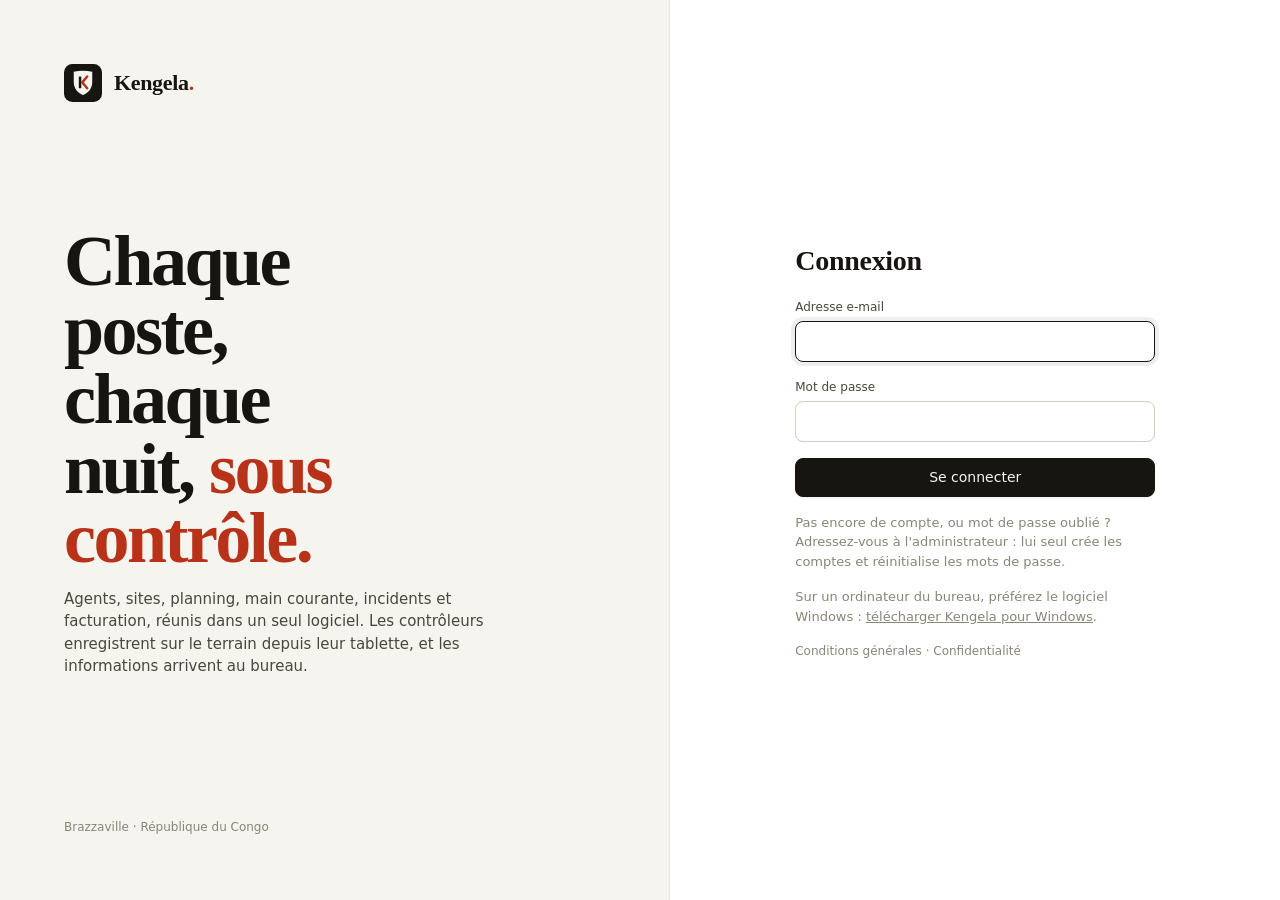
<file: app/index.html>
<!doctype html>
<html lang="fr">
  <head>
    <meta charset="UTF-8" />
    <meta name="viewport" content="width=device-width, initial-scale=1.0" />
    <meta http-equiv="Content-Security-Policy"
      content="default-src 'self'; connect-src 'self' https://*.supabase.co wss://*.supabase.co https://api.github.com ws://localhost:5180; img-src 'self' data: blob: https://*.supabase.co; style-src 'self' 'unsafe-inline'; script-src 'self'" />
    <title>Kengela</title>
    <link rel="icon" href="data:image/svg+xml,%3Csvg xmlns='http://www.w3.org/2000/svg' viewBox='0 0 100 100'%3E%3Crect width='100' height='100' rx='22' fill='%2317150f'/%3E%3Cg transform='translate(12 11.5) scale(.76)'%3E%3Cpath d='M18 12C38 6.5 62 6.5 82 12L82 47C82 70.5 68 84.5 50 92.5C32 84.5 18 70.5 18 47Z' fill='%23f6f4ef'/%3E%3Crect x='35.5' y='28' width='8.5' height='41' rx='2.2' fill='%2317150f'/%3E%3Cpath d='M64.5 28 47.5 48.5 64.5 69' fill='none' stroke='%23b8321a' stroke-width='8.5' stroke-linecap='round' stroke-linejoin='round'/%3E%3C/g%3E%3C/svg%3E">
    <script type="module" crossorigin src="./assets/index-BfCCihOP.js"></script>
    <link rel="modulepreload" crossorigin href="./assets/ui-D4t4LyFr.js">
    <link rel="modulepreload" crossorigin href="./assets/chunk-OB3PAWPO-Dgde6ZA1.js">
    <link rel="modulepreload" crossorigin href="./assets/donnees-BO2VPdlW.js">
    <link rel="modulepreload" crossorigin href="./assets/Icones-BbDO0pR5.js">
    <link rel="modulepreload" crossorigin href="./assets/erreurs-B9YdLrd1.js">
    <link rel="modulepreload" crossorigin href="./assets/auth-BAG3Lk0l.js">
    <link rel="modulepreload" crossorigin href="./assets/format-H-__UlVr.js">
    <link rel="modulepreload" crossorigin href="./assets/forfaits-BDSDe3Zh.js">
    <link rel="modulepreload" crossorigin href="./assets/societe-TsiGjWno.js">
    <link rel="modulepreload" crossorigin href="./assets/paiements-LOQzOVuM.js">
    <link rel="stylesheet" crossorigin href="./assets/ui-DmHed3W8.css">
    <link rel="stylesheet" crossorigin href="./assets/index-BkOAF86w.css">
  </head>
  <body>
    <div id="root"></div>
  </body>
</html>
</file>
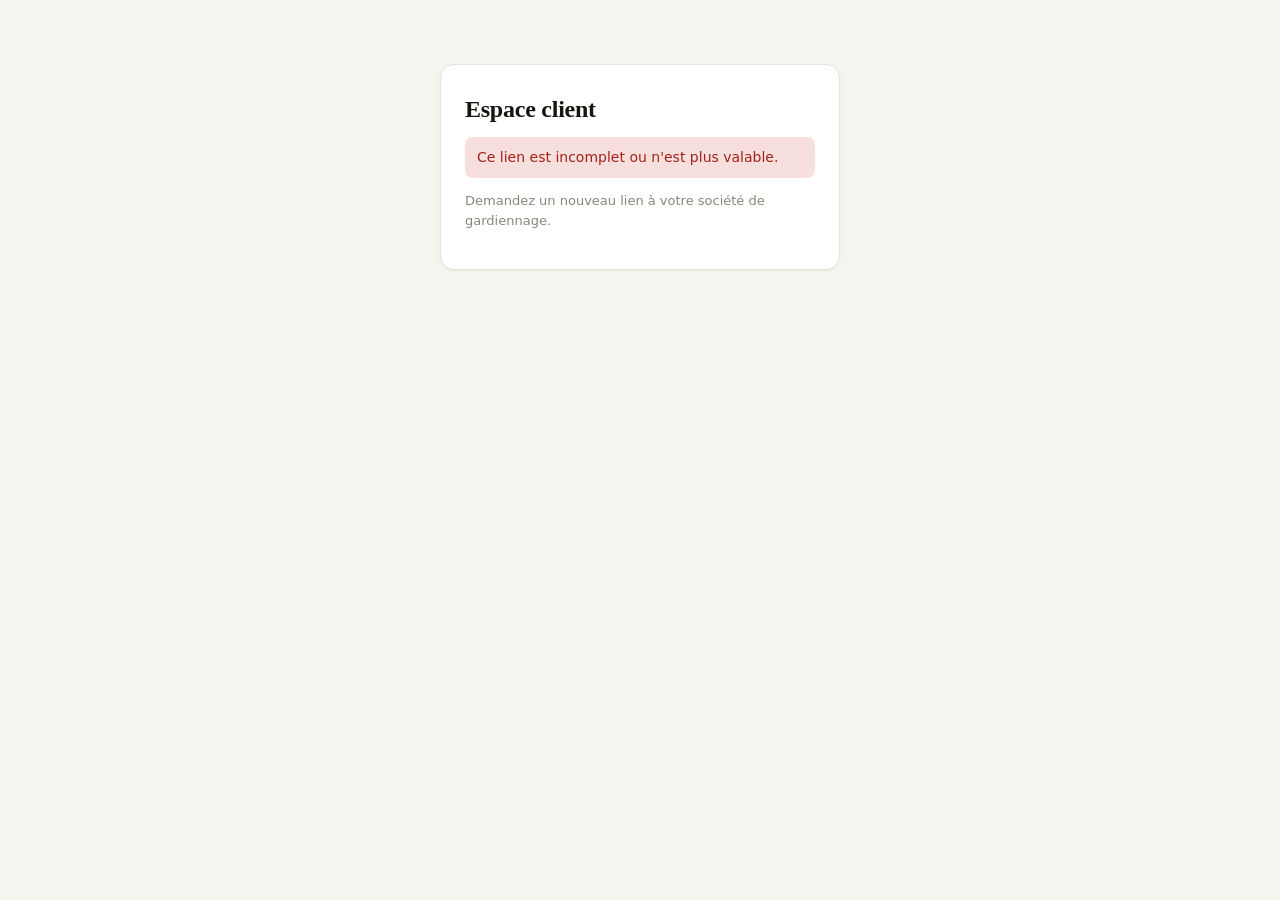
<file: client/index.html>
<!doctype html>
<html lang="fr">
<head>
  <meta charset="utf-8" />
  <meta name="viewport" content="width=device-width, initial-scale=1" />
  <meta name="robots" content="noindex, nofollow" />
  <meta name="referrer" content="no-referrer" />
  <title>Espace client</title>
  <!-- Espace client d'une société de gardiennage (logiciel Kengela). Le lien secret est après le « # » :
       il n'est jamais envoyé au serveur qui héberge cette page, seulement à la fonction espace-client,
       avec le code à 6 chiffres. Rien n'est enregistré dans le navigateur. -->
  <style>
    :root {
      --papier: #f6f4ef; --surface: #fff; --encre: #17150f; --encre-2: #4a463d; --encre-3: #8a8578; --trait: #e6e2d8;
      --accent: #b8321a; --ok: #2f6b3a; --ok-fond: #e3efe2; --alerte: #8a5a00; --alerte-fond: #f7ecd4; --danger: #a3221a; --danger-fond: #f6dfdc;
      --serif: 'Sitka Display', 'Iowan Old Style', 'Palatino Linotype', Palatino, Georgia, serif;
      --sans: 'Segoe UI', system-ui, -apple-system, 'Helvetica Neue', Arial, sans-serif;
    }
    * { box-sizing: border-box; }
    body { margin: 0; background: var(--papier); color: var(--encre); font: 15px/1.5 var(--sans); -webkit-font-smoothing: antialiased; }
    main { max-width: 920px; margin: 0 auto; padding: 24px 16px 48px; }
    .entete { display: flex; align-items: center; gap: 14px; }
    .entete img { max-height: 54px; max-width: 120px; object-fit: contain; }
    .societe { font-family: var(--serif); font-size: 22px; font-weight: 600; line-height: 1.2; }
    .sous { color: var(--encre-3); font-size: 13px; }
    h1 { font-family: var(--serif); font-size: 30px; font-weight: 600; letter-spacing: -.01em; margin: 26px 0 2px; }
    h2 { font-family: var(--serif); font-size: 21px; font-weight: 600; margin: 34px 0 10px; }
    .barre { display: flex; align-items: center; gap: 10px; flex-wrap: wrap; margin-top: 10px; }
    select, input, button { font: inherit; }
    select { padding: 7px 10px; border: 1px solid var(--trait); border-radius: 8px; background: var(--surface); color: var(--encre); }
    .btn { padding: 8px 14px; border-radius: 8px; border: 1px solid var(--trait); background: var(--surface); color: var(--encre); cursor: pointer; }
    .btn-principal { background: var(--encre); color: #fff; border-color: var(--encre); }
    .btn:disabled { opacity: .6; cursor: default; }
    .carte { background: var(--surface); border: 1px solid var(--trait); border-radius: 14px; box-shadow: 0 1px 2px rgba(23,21,15,.05); }
    .connexion { max-width: 400px; margin: 40px auto 0; padding: 26px 24px; }
    .connexion h1 { margin-top: 0; font-size: 24px; }
    .code { width: 100%; margin: 14px 0 10px; padding: 12px; font-size: 26px; letter-spacing: .5em; text-align: center; border: 1px solid var(--trait); border-radius: 10px; font-variant-numeric: tabular-nums; }
    .erreur { color: var(--danger); background: var(--danger-fond); padding: 10px 12px; border-radius: 8px; margin: 10px 0; font-size: 14px; }
    .tuiles { display: grid; grid-template-columns: repeat(auto-fit, minmax(150px, 1fr)); gap: 12px; margin-top: 20px; }
    .tuile { padding: 16px 18px; }
    .tuile .titre { color: var(--encre-3); font-size: 13px; }
    .tuile .valeur { font-family: var(--serif); font-size: 30px; font-weight: 600; line-height: 1.15; margin-top: 4px; font-variant-numeric: tabular-nums; }
    .tuile .note { color: var(--encre-2); font-size: 13px; margin-top: 2px; }
    .valeur.danger { color: var(--danger); }
    .tableau { overflow-x: auto; }
    table { width: 100%; border-collapse: collapse; font-size: 14px; }
    th { text-align: left; font-weight: 600; color: var(--encre-3); font-size: 12px; text-transform: uppercase; letter-spacing: .04em; padding: 10px 12px; border-bottom: 1px solid var(--trait); white-space: nowrap; }
    td { padding: 10px 12px; border-bottom: 1px solid var(--trait); vertical-align: top; }
    tr:last-child td { border-bottom: none; }
    .nombre { text-align: right; font-variant-numeric: tabular-nums; white-space: nowrap; }
    .badge { display: inline-block; padding: 2px 9px; border-radius: 999px; font-size: 12px; font-weight: 600; background: #efece4; color: var(--encre-2); white-space: nowrap; }
    .badge.ok { background: var(--ok-fond); color: var(--ok); }
    .badge.alerte { background: var(--alerte-fond); color: var(--alerte); }
    .badge.danger { background: var(--danger-fond); color: var(--danger); }
    .liste { display: grid; gap: 10px; }
    .element { padding: 14px 16px; }
    .element .haut { display: flex; justify-content: space-between; gap: 10px; flex-wrap: wrap; align-items: baseline; }
    .element .quand { color: var(--encre-3); font-size: 13px; }
    .element p { margin: 6px 0 0; color: var(--encre-2); white-space: pre-line; }
    .element .etiquette { color: var(--encre-3); font-size: 12px; text-transform: uppercase; letter-spacing: .04em; margin-top: 10px; }
    .criteres { display: flex; gap: 6px; flex-wrap: wrap; margin-top: 8px; }
    .vide { color: var(--encre-3); padding: 18px; text-align: center; }
    details summary { cursor: pointer; color: var(--encre-2); margin-top: 12px; }
    .pied { margin-top: 40px; padding-top: 16px; border-top: 1px solid var(--trait); color: var(--encre-3); font-size: 13px; }
    .pied a { color: var(--encre); font-weight: 600; }
    @media (max-width: 640px) {
      h1 { font-size: 26px; }
      .tuile .valeur { font-size: 24px; }
      .empilable thead { display: none; }
      .empilable tr { display: block; padding: 10px 14px; border-bottom: 1px solid var(--trait); }
      .empilable tr:last-child { border-bottom: none; }
      .empilable td { display: flex; justify-content: space-between; gap: 12px; padding: 3px 0; border: none; text-align: right; }
      .empilable td::before { content: attr(data-l); color: var(--encre-3); text-align: left; }
      .empilable td.nombre { white-space: normal; }
    }
    .attente { margin-top: 60px; text-align: center; color: var(--encre-3); }
    @media print {
      body { background: #fff; }
      .barre, .connexion, details summary { display: none; }
      details { display: block; }
      .carte { box-shadow: none; break-inside: avoid; }
    }
  </style>
</head>
<body>
  <main id="page"><p class="attente">Chargement…</p></main>
  <script>
    (function () {
      var FONCTION = 'https://mjvwvmxsvlbyywxkqica.supabase.co/functions/v1/espace-client';
      var CLE = 'sb_publishable_ZN0H8eI5j3s7VIKPyIxi2Q_h7z4y3GS';
      var page = document.getElementById('page');
      var jeton = decodeURIComponent((location.hash || '').slice(1));
      var code = null; // gardé en mémoire seulement, le temps de la visite
      var TZ = 'Africa/Brazzaville';

      function t(v) { var d = document.createElement('div'); d.textContent = v == null ? '' : String(v); return d.innerHTML; }
      function fcfa(n) { return new Intl.NumberFormat('fr-FR').format(Math.round(n || 0)).replace(/ | /g, ' ') + ' FCFA'; }
      function jour(v) { return v ? new Date(v.length === 10 ? v + 'T12:00:00Z' : v).toLocaleDateString('fr-FR', { day: '2-digit', month: 'short', year: 'numeric', timeZone: TZ }) : '—'; }
      function jourHeure(v) { return new Date(v).toLocaleString('fr-FR', { weekday: 'short', day: '2-digit', month: 'short', hour: '2-digit', minute: '2-digit', timeZone: TZ }); }
      function nomMois(m) { var p = m.split('-'); var s = new Date(Date.UTC(+p[0], +p[1] - 1, 15)).toLocaleDateString('fr-FR', { month: 'long', year: 'numeric', timeZone: 'UTC' }); return s.charAt(0).toUpperCase() + s.slice(1); }

      function lienInvalide(message) {
        page.innerHTML = '<div class="carte connexion"><h1>Espace client</h1><div class="erreur">' + t(message || 'Ce lien est incomplet ou n\'est plus valable.') + '</div>' +
          '<p class="sous">Demandez un nouveau lien à votre société de gardiennage.</p></div>';
      }

      function demanderCode(message) {
        page.innerHTML =
          '<form class="carte connexion" id="formulaire">' +
            '<h1>Espace client</h1>' +
            '<p class="sous">Saisissez le code à 6 chiffres que votre société de gardiennage vous a communiqué avec ce lien.</p>' +
            (message ? '<div class="erreur">' + t(message) + '</div>' : '') +
            '<input class="code" id="code" inputmode="numeric" autocomplete="one-time-code" maxlength="6" pattern="[0-9]{6}" required aria-label="Code à 6 chiffres" />' +
            '<button class="btn btn-principal" style="width:100%" id="valider">Ouvrir mon espace</button>' +
          '</form>';
        var champ = document.getElementById('code');
        champ.focus();
        document.getElementById('formulaire').addEventListener('submit', function (e) {
          e.preventDefault();
          var saisi = champ.value.replace(/\D/g, '');
          if (saisi.length !== 6) return;
          document.getElementById('valider').disabled = true;
          code = saisi;
          charger(null);
        });
      }

      function charger(mois) {
        fetch(FONCTION, {
          method: 'POST',
          headers: { apikey: CLE, 'Content-Type': 'application/json' },
          body: JSON.stringify({ action: 'ouvrir', jeton: jeton, code: code, mois: mois })
        })
          .then(function (r) { return r.json().then(function (d) { return { ok: r.ok, d: d }; }); })
          .then(function (x) {
            if (x.ok) return afficher(x.d);
            var e = x.d || {};
            if (e.code_erreur === 'lien' || e.code_erreur === 'indisponible') return lienInvalide(e.erreur);
            code = null;
            demanderCode(e.erreur || 'Ouverture impossible.');
          })
          .catch(function () {
            if (!code) return;
            page.insertAdjacentHTML('afterbegin', '<div class="erreur">Connexion impossible (pas d\'internet ?). Réessayez dans un instant.</div>');
          });
      }

      function badgeRonde(s) {
        return s === 'manquee' ? '<span class="badge danger">Manquée</span>' : s === 'partielle' ? '<span class="badge alerte">Incomplète</span>' : '<span class="badge ok">Faite</span>';
      }
      function critere(nom, v) {
        if (v == null) return '';
        return '<span class="badge ' + (v ? 'ok' : 'danger') + '">' + t(nom) + (v ? ' ✓' : ' ✗') + '</span>';
      }

      function afficher(d) {
        document.title = 'Espace client · ' + d.client.nom;
        var r = d.rondes;
        var taux = r.total ? Math.round((r.faites / r.total) * 100) : null;
        var notes = d.controles.map(function (c) { return c.note; }).filter(function (n) { return typeof n === 'number'; });
        var moyenne = notes.length ? (notes.reduce(function (a, b) { return a + b; }, 0) / notes.length).toFixed(1).replace('.', ',') : null;
        var ouverts = d.incidents.filter(function (i) { return i.statut !== 'clos'; }).length;
        var enRetard = d.factures.filter(function (f) { return f.reste > 0 && f.jours_retard > 0; }).length;

        var html =
          '<div class="entete">' + (d.societe.logo ? '<img src="' + t(d.societe.logo) + '" alt="" />' : '') +
            '<div><div class="societe">' + t(d.societe.nom) + '</div><div class="sous">Espace client</div></div></div>' +
          '<h1>' + t(d.client.nom) + '</h1>' +
          '<div class="sous">' + (d.sites.length ? t(d.sites.map(function (s) { return s.nom; }).join(' · ')) : 'Aucun site actif') + '</div>' +
          '<div class="barre"><select id="mois" aria-label="Mois">' +
            d.mois_disponibles.map(function (m) { return '<option value="' + m + '"' + (m === d.mois ? ' selected' : '') + '>' + t(nomMois(m)) + '</option>'; }).join('') +
          '</select><button class="btn" id="imprimer">Imprimer</button></div>' +

          '<div class="tuiles">' +
            '<div class="carte tuile"><div class="titre">Rondes effectuées</div><div class="valeur">' + (taux == null ? '—' : taux + ' %') + '</div>' +
              '<div class="note">' + (r.total ? r.faites + ' sur ' + r.total + ' rondes' : 'Aucune ronde ce mois') + '</div></div>' +
            '<div class="carte tuile"><div class="titre">Contrôles sur site</div><div class="valeur">' + d.controles.length + '</div>' +
              '<div class="note">' + (moyenne ? 'Note moyenne ' + moyenne + ' / 5' : 'Passages de nos contrôleurs') + '</div></div>' +
            '<div class="carte tuile"><div class="titre">Incidents</div><div class="valeur' + (ouverts ? ' danger' : '') + '">' + d.incidents.length + '</div>' +
              '<div class="note">' + (d.incidents.length ? (ouverts ? ouverts + ' en cours de traitement' : 'Tous traités') : 'Aucun incident ce mois') + '</div></div>' +
            '<div class="carte tuile"><div class="titre">Reste à payer</div><div class="valeur' + (enRetard ? ' danger' : '') + '">' + fcfa(d.du) + '</div>' +
              '<div class="note">' + (d.du ? (enRetard ? enRetard + ' facture' + (enRetard > 1 ? 's' : '') + ' en retard' : 'Dans les délais') : 'Aucune somme due') + '</div></div>' +
          '</div>';

        // Rondes
        html += '<h2>Rondes · ' + t(nomMois(d.mois)) + '</h2>';
        if (!r.par_site.length) html += '<div class="carte vide">Aucune ronde programmée sur vos sites ce mois-ci.</div>';
        else {
          html += '<div class="carte tableau"><table class="empilable"><thead><tr><th>Site</th><th class="nombre">Prévues</th><th class="nombre">Faites</th><th class="nombre">Incomplètes</th><th class="nombre">Manquées</th><th class="nombre">Taux</th></tr></thead><tbody>' +
            r.par_site.map(function (s) {
              return '<tr><td data-l="Site"><strong>' + t(s.site) + '</strong></td><td data-l="Prévues" class="nombre">' + s.total + '</td><td data-l="Faites" class="nombre">' + s.faites + '</td><td data-l="Incomplètes" class="nombre">' + s.partielles + '</td><td data-l="Manquées" class="nombre">' + s.manquees + '</td><td data-l="Taux" class="nombre"><strong>' + (s.taux == null ? '—' : s.taux + ' %') + '</strong></td></tr>';
            }).join('') + '</tbody></table></div>';
          if (r.anomalies.length) {
            html += '<details><summary>Voir les ' + r.anomalies.length + ' rondes manquées ou incomplètes</summary><div class="carte tableau" style="margin-top:10px"><table class="empilable"><thead><tr><th>Prévue le</th><th>Site</th><th>Points</th><th>État</th></tr></thead><tbody>' +
              r.anomalies.map(function (a) { return '<tr><td data-l="Prévue le">' + t(jourHeure(a.prevue_a)) + '</td><td data-l="Site">' + t(a.site) + '</td><td data-l="Points" class="nombre">' + t(a.points) + '</td><td data-l="État">' + badgeRonde(a.statut) + '</td></tr>'; }).join('') +
              '</tbody></table></div></details>';
          }
        }

        // Contrôles
        html += '<h2>Contrôles sur site</h2>';
        if (!d.controles.length) html += '<div class="carte vide">Aucun contrôle enregistré ce mois-ci.</div>';
        else html += '<div class="liste">' + d.controles.map(function (c) {
          return '<div class="carte element"><div class="haut"><strong>' + t(c.site) + '</strong><span class="quand">' + t(jourHeure(c.effectue_le)) + '</span></div>' +
            '<div class="criteres">' +
              (c.agents ? '<span class="badge">Agents présents ' + t(c.agents) + '</span>' : '') +
              critere('Tenue', c.tenue) + critere('Main courante', c.main_courante) + critere('Matériel', c.materiel) + critere('Registre visé', c.registre) +
              (typeof c.note === 'number' ? '<span class="badge">Note ' + c.note + ' / 5</span>' : '') +
            '</div>' + (c.observations ? '<p>' + t(c.observations) + '</p>' : '') + '</div>';
        }).join('') + '</div>';

        // Incidents
        html += '<h2>Incidents</h2>';
        if (!d.incidents.length) html += '<div class="carte vide">Aucun incident sur vos sites ce mois-ci.</div>';
        else html += '<div class="liste">' + d.incidents.map(function (i) {
          var ton = i.gravite === 'critique' || i.gravite === 'elevee' ? 'danger' : i.gravite === 'moyenne' ? 'alerte' : '';
          return '<div class="carte element"><div class="haut"><strong>' + t(i.titre || i.type) + '</strong><span class="quand">' + t(jourHeure(i.survenu_le)) + ' · ' + t(i.site) + '</span></div>' +
            '<div class="criteres"><span class="badge">' + t(i.type) + '</span><span class="badge ' + ton + '">Gravité ' + t(i.gravite_libelle.toLowerCase()) + '</span>' +
              '<span class="badge ' + (i.statut === 'clos' ? 'ok' : 'alerte') + '">' + t(i.statut_libelle) + '</span>' + (i.police ? '<span class="badge">Police informée</span>' : '') + '</div>' +
            (i.description ? '<p>' + t(i.description) + '</p>' : '') +
            (i.mesures ? '<div class="etiquette">Mesures prises</div><p>' + t(i.mesures) + '</p>' : '') +
            (i.cloture ? '<div class="etiquette">Clôture</div><p>' + t(i.cloture) + '</p>' : '') + '</div>';
        }).join('') + '</div>';

        // Factures
        html += '<h2>Factures</h2>';
        if (!d.factures.length) html += '<div class="carte vide">Aucune facture pour le moment.</div>';
        else html += '<div class="carte tableau"><table class="empilable"><thead><tr><th>Facture</th><th>Émise le</th><th>Échéance</th><th class="nombre">Montant TTC</th><th class="nombre">Reste à payer</th><th>État</th></tr></thead><tbody>' +
          d.factures.map(function (f) {
            var ton = f.paye_entierement ? 'ok' : f.jours_retard > 0 ? 'danger' : 'alerte';
            var etat = f.paye_entierement ? 'Payée' : f.jours_retard > 0 ? 'En retard de ' + f.jours_retard + ' j' : f.statut;
            return '<tr><td data-l="Facture"><strong>' + t(f.numero) + '</strong></td><td data-l="Émise le">' + t(jour(f.date_emission)) + '</td><td data-l="Échéance">' + t(jour(f.date_echeance)) + '</td>' +
              '<td data-l="Montant TTC" class="nombre">' + fcfa(f.total_ttc) + '</td><td data-l="Reste à payer" class="nombre">' + (f.reste ? '<strong>' + fcfa(f.reste) + '</strong>' : '—') + '</td><td data-l="État"><span class="badge ' + ton + '">' + t(etat) + '</span></td></tr>';
          }).join('') + '</tbody></table></div>';

        html += '<div class="pied">Informations tenues à jour par ' + t(d.societe.nom) + '. Consulté le ' + t(jourHeure(d.genere_le)) + '.' +
          (d.societe.telephone ? ' Une question ? <a href="tel:' + t(String(d.societe.telephone).replace(/\s/g, '')) + '">' + t(d.societe.telephone) + '</a>' : '') +
          (d.societe.email ? ' · <a href="mailto:' + t(d.societe.email) + '">' + t(d.societe.email) + '</a>' : '') + '</div>';

        page.innerHTML = html;
        document.getElementById('mois').addEventListener('change', function (e) {
          page.insertAdjacentHTML('beforeend', '<p class="attente">Chargement…</p>');
          charger(e.target.value);
        });
        document.getElementById('imprimer').addEventListener('click', function () {
          document.querySelectorAll('details').forEach(function (x) { x.open = true; });
          window.print();
        });
      }

      if (!/^[A-Za-z0-9_-]{24}$/.test(jeton)) return lienInvalide();
      demanderCode(null);
    })();
  </script>
</body>
</html>
</file>
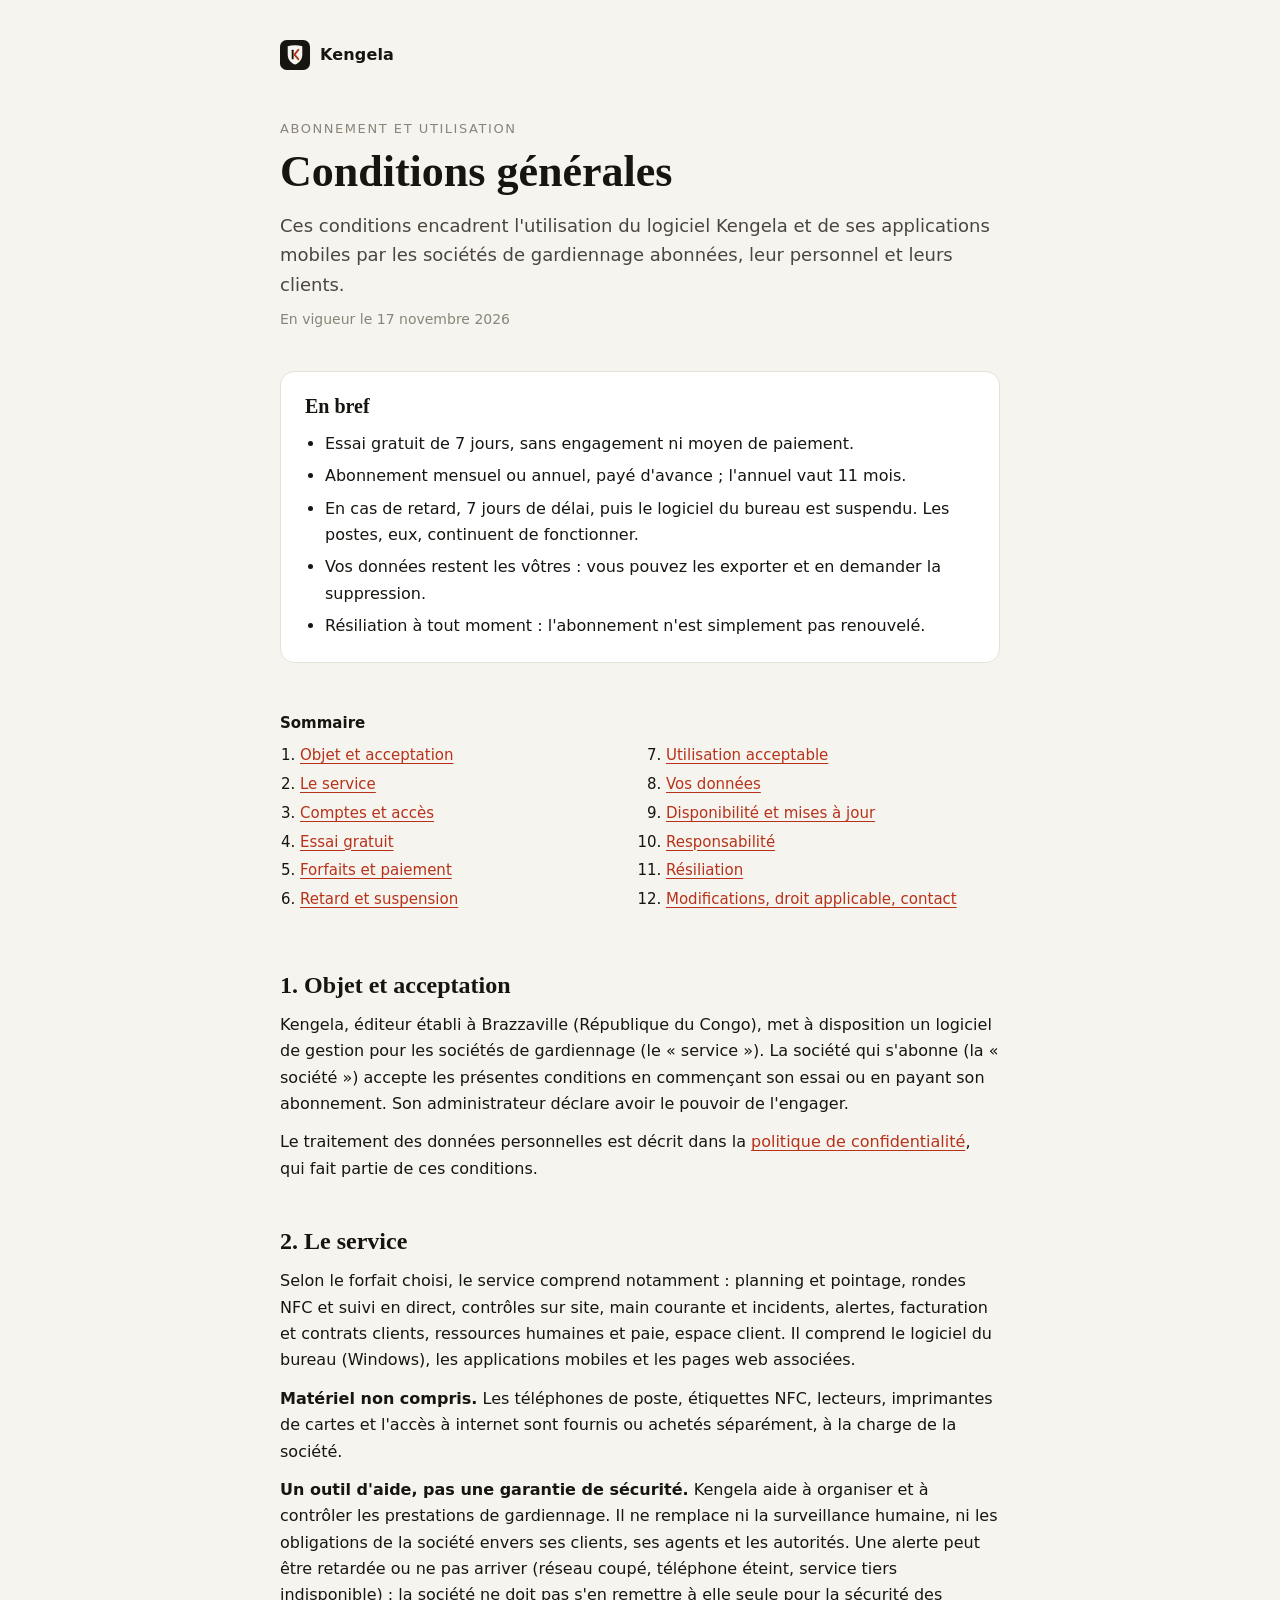
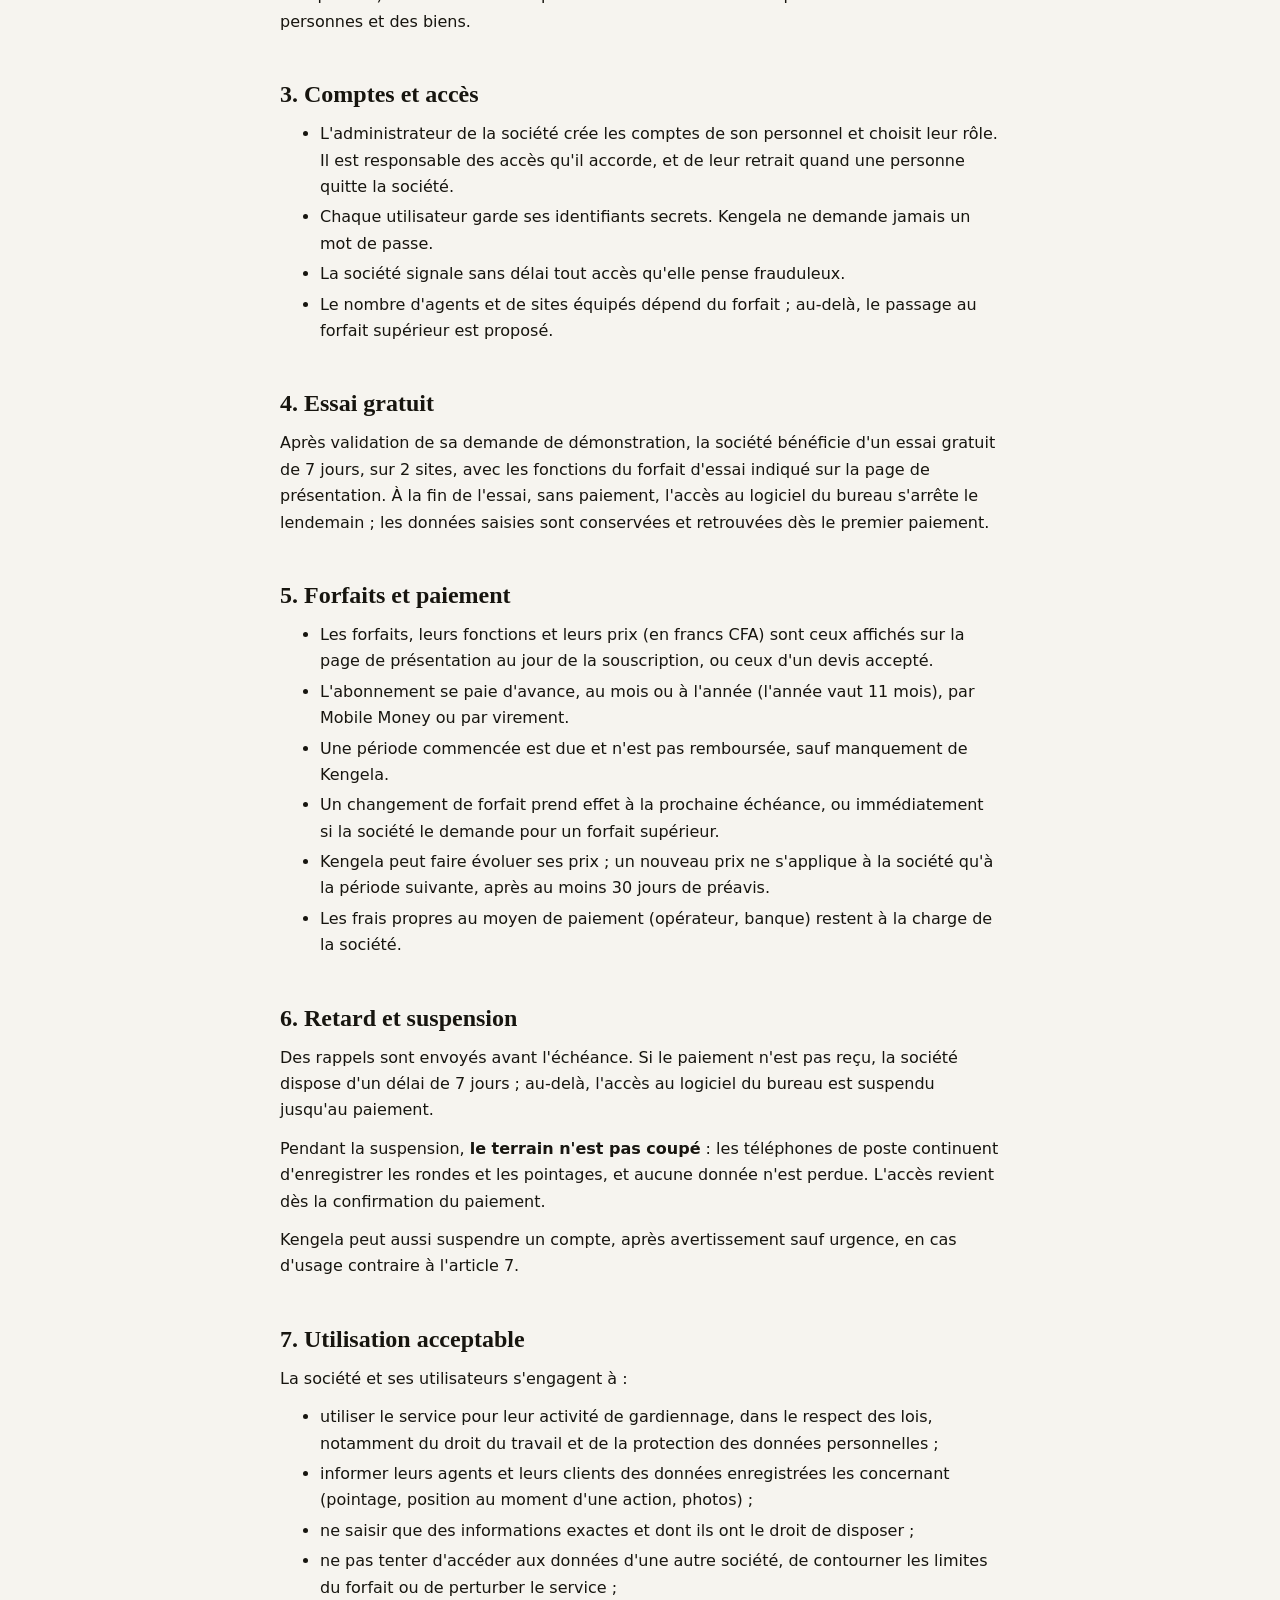
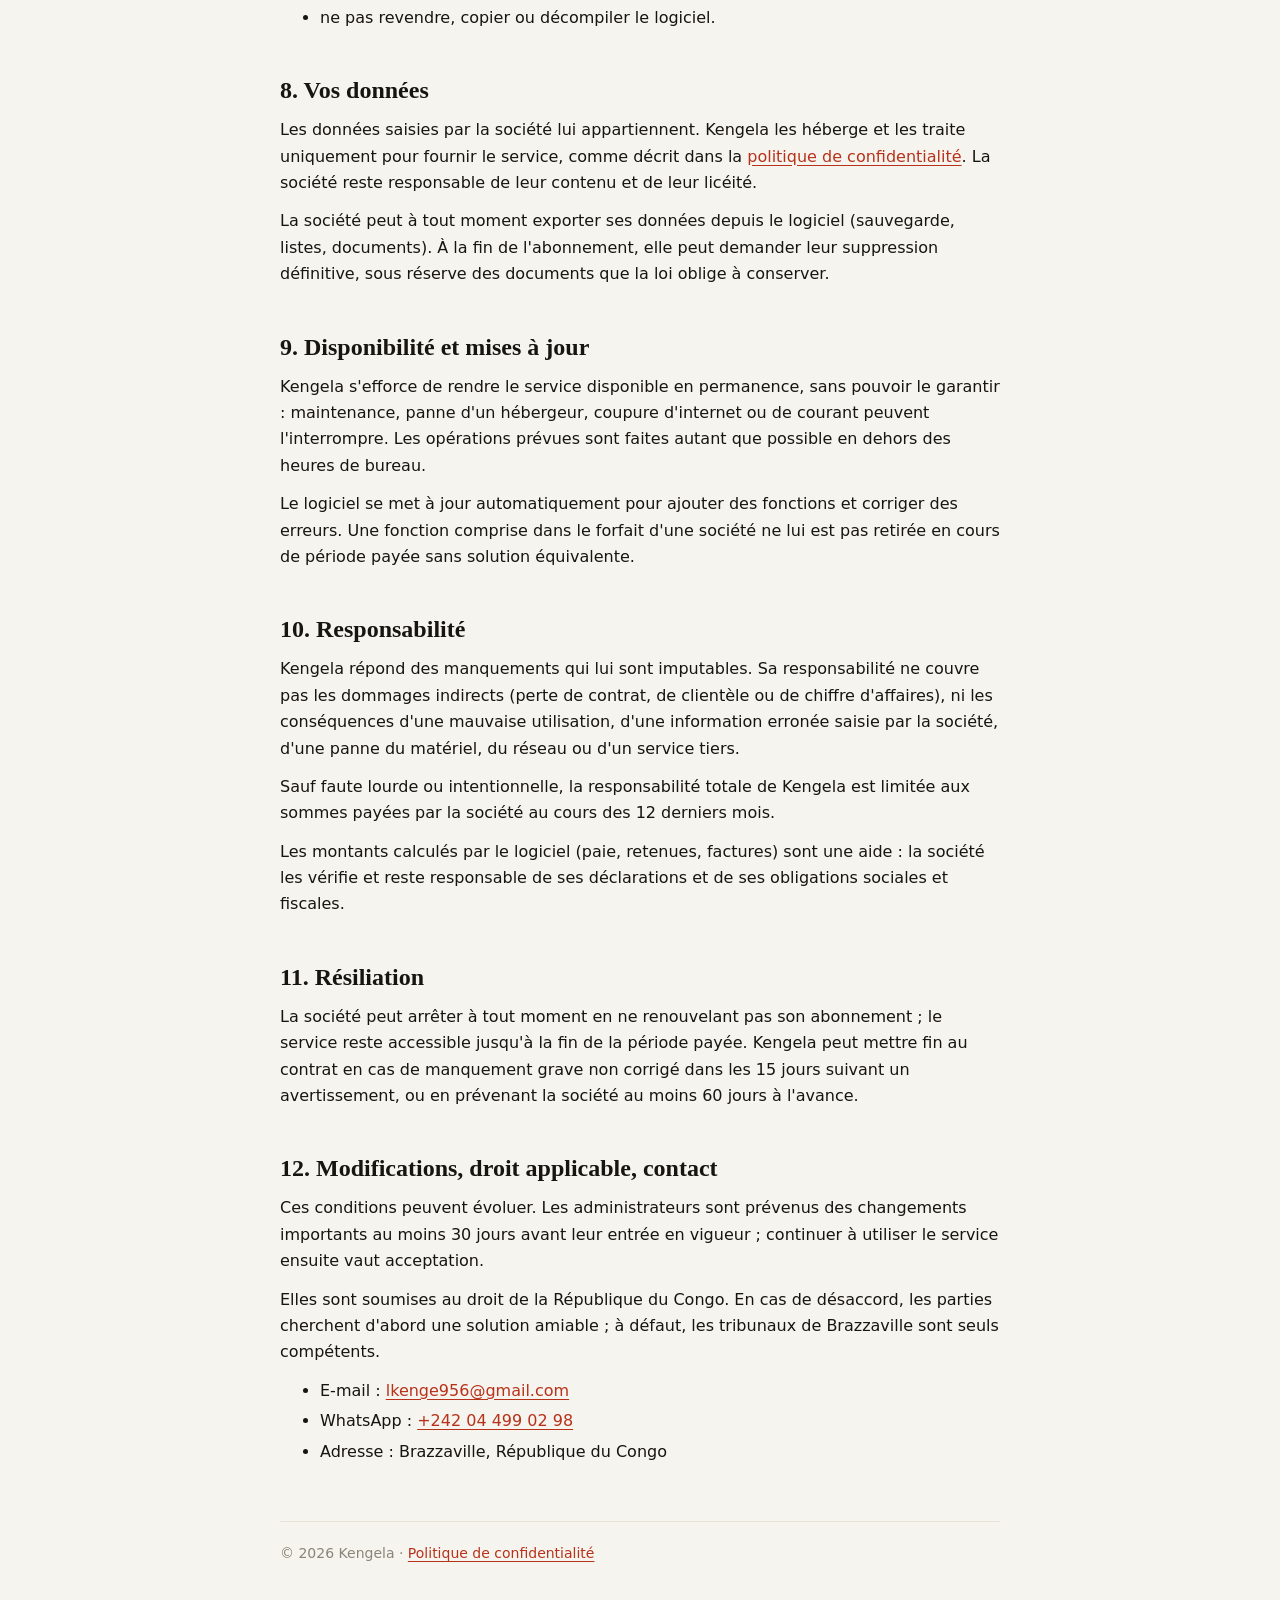
<file: conditions/index.html>
<!doctype html>
<html lang="fr">
<head>
<meta charset="utf-8">
<meta name="viewport" content="width=device-width, initial-scale=1">
<title>Conditions générales · Kengela</title>
<meta name="description" content="Conditions générales d'utilisation et d'abonnement du logiciel Kengela pour sociétés de gardiennage.">
<meta name="theme-color" content="#f6f4ef">
<link rel="icon" href="data:image/svg+xml,%3Csvg xmlns='http://www.w3.org/2000/svg' viewBox='0 0 100 100'%3E%3Crect width='100' height='100' rx='22' fill='%2317150f'/%3E%3Cg transform='translate(12 11.5) scale(.76)'%3E%3Cpath d='M18 12C38 6.5 62 6.5 82 12L82 47C82 70.5 68 84.5 50 92.5C32 84.5 18 70.5 18 47Z' fill='%23f6f4ef'/%3E%3Crect x='35.5' y='28' width='8.5' height='41' rx='2.2' fill='%2317150f'/%3E%3Cpath d='M64.5 28 47.5 48.5 64.5 69' fill='none' stroke='%23b8321a' stroke-width='8.5' stroke-linecap='round' stroke-linejoin='round'/%3E%3C/g%3E%3C/svg%3E">
<style>
  :root {
    --papier: #f6f4ef; --surface: #ffffff; --encre: #17150f; --encre-2: #4a463d; --encre-3: #8a8578;
    --trait: #e6e2d8; --accent: #b8321a; --accent-fond: #f6e4df;
    --serif: 'Sitka Display', 'Iowan Old Style', 'Palatino Linotype', Palatino, Georgia, serif;
    --sans: 'Segoe UI Variable', 'Segoe UI', system-ui, -apple-system, Roboto, sans-serif;
  }
  @media (prefers-color-scheme: dark) {
    :root { --papier: #12110d; --surface: #1d1b16; --encre: #efeadf; --encre-2: #c9c3b6; --encre-3: #8f897c; --trait: #34312a; --accent: #e0694f; --accent-fond: #2e1a14; }
  }
  * { box-sizing: border-box; }
  html { -webkit-text-size-adjust: 100%; }
  body { margin: 0; background: var(--papier); color: var(--encre); font: 16px/1.65 var(--sans); }
  a { color: var(--accent); text-underline-offset: 3px; }
  .page { max-width: 760px; margin: 0 auto; padding: 40px 20px 72px; }
  .marque { display: flex; align-items: center; gap: 10px; font-weight: 600; letter-spacing: .01em; margin-bottom: 48px; }
  .sur-titre { font-size: 13px; text-transform: uppercase; letter-spacing: .12em; color: var(--encre-3); margin: 0 0 8px; }
  h1 { font-family: var(--serif); font-weight: 600; font-size: clamp(32px, 6vw, 44px); line-height: 1.12; margin: 0 0 14px; }
  .chapeau { font-size: 18px; color: var(--encre-2); margin: 0 0 8px; }
  .date { font-size: 14px; color: var(--encre-3); margin: 0 0 40px; }
  .bref { background: var(--surface); border: 1px solid var(--trait); border-radius: 14px; padding: 22px 24px; margin-bottom: 48px; }
  .bref h2 { margin-top: 0; font-size: 20px; }
  .bref ul { margin: 0; padding-left: 20px; }
  .bref li + li { margin-top: 6px; }
  nav.sommaire { font-size: 15px; margin-bottom: 48px; }
  nav.sommaire ol { columns: 2; column-gap: 32px; padding-left: 20px; margin: 8px 0 0; }
  @media (max-width: 560px) { nav.sommaire ol { columns: 1; } }
  section { padding-top: 8px; margin-bottom: 36px; }
  h2 { font-family: var(--serif); font-weight: 600; font-size: 24px; line-height: 1.25; margin: 0 0 12px; }
  h3 { font-size: 16px; margin: 20px 0 6px; }
  p, ul { margin: 0 0 12px; }
  li + li { margin-top: 4px; }
  .tableau { overflow-x: auto; margin: 0 0 12px; }
  table { width: 100%; border-collapse: collapse; font-size: 15px; }
  th, td { text-align: left; vertical-align: top; padding: 10px 12px 10px 0; border-bottom: 1px solid var(--trait); }
  th { font-size: 13px; text-transform: uppercase; letter-spacing: .06em; color: var(--encre-3); font-weight: 600; }
  td:first-child { font-weight: 600; white-space: nowrap; }
  @media (max-width: 560px) {
    table, tbody, tr, td { display: block; }
    thead { display: none; }
    tr { padding: 10px 0; border-bottom: 1px solid var(--trait); }
    td { border: 0; padding: 2px 0; white-space: normal !important; }
  }
  .note { border-left: 3px solid var(--accent); background: var(--accent-fond); padding: 12px 16px; border-radius: 0 10px 10px 0; }
  footer { margin-top: 56px; padding-top: 20px; border-top: 1px solid var(--trait); font-size: 14px; color: var(--encre-3); }
</style>
</head>
<body>
<main class="page">
  <div class="marque">
    <svg width="30" height="30" viewBox="0 0 100 100" aria-hidden="true"><rect width="100" height="100" rx="22" fill="#17150f"/><g transform="translate(12 11.5) scale(.76)"><path d="M18 12C38 6.5 62 6.5 82 12L82 47C82 70.5 68 84.5 50 92.5C32 84.5 18 70.5 18 47Z" fill="#f6f4ef"/><rect x="35.5" y="28" width="8.5" height="41" rx="2.2" fill="#17150f"/><path d="M64.5 28 47.5 48.5 64.5 69" fill="none" stroke="#b8321a" stroke-width="8.5" stroke-linecap="round" stroke-linejoin="round"/></g></svg>
    Kengela
  </div>

  <p class="sur-titre">Abonnement et utilisation</p>
  <h1>Conditions générales</h1>
  <p class="chapeau">Ces conditions encadrent l'utilisation du logiciel Kengela et de ses applications mobiles par les sociétés de
    gardiennage abonnées, leur personnel et leurs clients.</p>
  <p class="date">En vigueur le 17 novembre 2026</p>

  <div class="bref">
    <h2>En bref</h2>
    <ul>
      <li>Essai gratuit de 7 jours, sans engagement ni moyen de paiement.</li>
      <li>Abonnement mensuel ou annuel, payé d'avance ; l'annuel vaut 11 mois.</li>
      <li>En cas de retard, 7 jours de délai, puis le logiciel du bureau est suspendu. Les postes, eux, continuent de fonctionner.</li>
      <li>Vos données restent les vôtres : vous pouvez les exporter et en demander la suppression.</li>
      <li>Résiliation à tout moment : l'abonnement n'est simplement pas renouvelé.</li>
    </ul>
  </div>

  <nav class="sommaire" aria-label="Sommaire">
    <strong>Sommaire</strong>
    <ol>
      <li><a href="#objet">Objet et acceptation</a></li>
      <li><a href="#service">Le service</a></li>
      <li><a href="#comptes">Comptes et accès</a></li>
      <li><a href="#essai">Essai gratuit</a></li>
      <li><a href="#abonnement">Forfaits et paiement</a></li>
      <li><a href="#retard">Retard et suspension</a></li>
      <li><a href="#usage">Utilisation acceptable</a></li>
      <li><a href="#donnees">Vos données</a></li>
      <li><a href="#disponibilite">Disponibilité et mises à jour</a></li>
      <li><a href="#responsabilite">Responsabilité</a></li>
      <li><a href="#fin">Résiliation</a></li>
      <li><a href="#divers">Modifications, droit applicable, contact</a></li>
    </ol>
  </nav>

  <section id="objet">
    <h2>1. Objet et acceptation</h2>
    <p>Kengela, éditeur établi à Brazzaville (République du Congo), met à disposition un logiciel de gestion pour les sociétés de
      gardiennage (le « service »). La société qui s'abonne (la « société ») accepte les présentes conditions en commençant son essai
      ou en payant son abonnement. Son administrateur déclare avoir le pouvoir de l'engager.</p>
    <p>Le traitement des données personnelles est décrit dans la <a href="https://kengela.github.io/gestion-securite-mises-a-jour/confidentialite/">politique de confidentialité</a>, qui fait partie
      de ces conditions.</p>
  </section>

  <section id="service">
    <h2>2. Le service</h2>
    <p>Selon le forfait choisi, le service comprend notamment : planning et pointage, rondes NFC et suivi en direct, contrôles
      sur site, main courante et incidents, alertes, facturation et contrats clients, ressources humaines et paie, espace client.
      Il comprend le logiciel du bureau (Windows), les applications mobiles et les pages web associées.</p>
    <p><strong>Matériel non compris.</strong> Les téléphones de poste, étiquettes NFC, lecteurs, imprimantes de cartes et
      l'accès à internet sont fournis ou achetés séparément, à la charge de la société.</p>
    <p><strong>Un outil d'aide, pas une garantie de sécurité.</strong> Kengela aide à organiser et à contrôler les prestations de
      gardiennage. Il ne remplace ni la surveillance humaine, ni les obligations de la société envers ses clients, ses agents et
      les autorités. Une alerte peut être retardée ou ne pas arriver (réseau coupé, téléphone éteint, service tiers indisponible) :
      la société ne doit pas s'en remettre à elle seule pour la sécurité des personnes et des biens.</p>
  </section>

  <section id="comptes">
    <h2>3. Comptes et accès</h2>
    <ul>
      <li>L'administrateur de la société crée les comptes de son personnel et choisit leur rôle. Il est responsable des accès qu'il
        accorde, et de leur retrait quand une personne quitte la société.</li>
      <li>Chaque utilisateur garde ses identifiants secrets. Kengela ne demande jamais un mot de passe.</li>
      <li>La société signale sans délai tout accès qu'elle pense frauduleux.</li>
      <li>Le nombre d'agents et de sites équipés dépend du forfait ; au-delà, le passage au forfait supérieur est proposé.</li>
    </ul>
  </section>

  <section id="essai">
    <h2>4. Essai gratuit</h2>
    <p>Après validation de sa demande de démonstration, la société bénéficie d'un essai gratuit de 7 jours, sur 2 sites, avec les
      fonctions du forfait d'essai indiqué sur la page de présentation. À la fin de l'essai, sans paiement, l'accès au logiciel du
      bureau s'arrête le lendemain ; les données saisies sont conservées et retrouvées dès le premier paiement.</p>
  </section>

  <section id="abonnement">
    <h2>5. Forfaits et paiement</h2>
    <ul>
      <li>Les forfaits, leurs fonctions et leurs prix (en francs CFA) sont ceux affichés sur la page de présentation au jour de la
        souscription, ou ceux d'un devis accepté.</li>
      <li>L'abonnement se paie d'avance, au mois ou à l'année (l'année vaut 11 mois), par Mobile Money ou par virement.</li>
      <li>Une période commencée est due et n'est pas remboursée, sauf manquement de Kengela.</li>
      <li>Un changement de forfait prend effet à la prochaine échéance, ou immédiatement si la société le demande pour un forfait
        supérieur.</li>
      <li>Kengela peut faire évoluer ses prix ; un nouveau prix ne s'applique à la société qu'à la période suivante, après au moins
        30 jours de préavis.</li>
      <li>Les frais propres au moyen de paiement (opérateur, banque) restent à la charge de la société.</li>
    </ul>
  </section>

  <section id="retard">
    <h2>6. Retard et suspension</h2>
    <p>Des rappels sont envoyés avant l'échéance. Si le paiement n'est pas reçu, la société dispose d'un délai de 7 jours ; au-delà,
      l'accès au logiciel du bureau est suspendu jusqu'au paiement.</p>
    <p>Pendant la suspension, <strong>le terrain n'est pas coupé</strong> : les téléphones de poste continuent d'enregistrer les
      rondes et les pointages, et aucune donnée n'est perdue. L'accès revient dès la confirmation du paiement.</p>
    <p>Kengela peut aussi suspendre un compte, après avertissement sauf urgence, en cas d'usage contraire à l'article 7.</p>
  </section>

  <section id="usage">
    <h2>7. Utilisation acceptable</h2>
    <p>La société et ses utilisateurs s'engagent à :</p>
    <ul>
      <li>utiliser le service pour leur activité de gardiennage, dans le respect des lois, notamment du droit du travail et de la
        protection des données personnelles ;</li>
      <li>informer leurs agents et leurs clients des données enregistrées les concernant (pointage, position au moment d'une action,
        photos) ;</li>
      <li>ne saisir que des informations exactes et dont ils ont le droit de disposer ;</li>
      <li>ne pas tenter d'accéder aux données d'une autre société, de contourner les limites du forfait ou de perturber le service ;</li>
      <li>ne pas revendre, copier ou décompiler le logiciel.</li>
    </ul>
  </section>

  <section id="donnees">
    <h2>8. Vos données</h2>
    <p>Les données saisies par la société lui appartiennent. Kengela les héberge et les traite uniquement pour fournir le service,
      comme décrit dans la <a href="https://kengela.github.io/gestion-securite-mises-a-jour/confidentialite/">politique de confidentialité</a>. La société reste responsable de leur contenu et de leur
      licéité.</p>
    <p>La société peut à tout moment exporter ses données depuis le logiciel (sauvegarde, listes, documents). À la fin de
      l'abonnement, elle peut demander leur suppression définitive, sous réserve des documents que la loi oblige à conserver.</p>
  </section>

  <section id="disponibilite">
    <h2>9. Disponibilité et mises à jour</h2>
    <p>Kengela s'efforce de rendre le service disponible en permanence, sans pouvoir le garantir : maintenance, panne d'un
      hébergeur, coupure d'internet ou de courant peuvent l'interrompre. Les opérations prévues sont faites autant que possible en
      dehors des heures de bureau.</p>
    <p>Le logiciel se met à jour automatiquement pour ajouter des fonctions et corriger des erreurs. Une fonction comprise dans le
      forfait d'une société ne lui est pas retirée en cours de période payée sans solution équivalente.</p>
  </section>

  <section id="responsabilite">
    <h2>10. Responsabilité</h2>
    <p>Kengela répond des manquements qui lui sont imputables. Sa responsabilité ne couvre pas les dommages indirects (perte de
      contrat, de clientèle ou de chiffre d'affaires), ni les conséquences d'une mauvaise utilisation, d'une information erronée
      saisie par la société, d'une panne du matériel, du réseau ou d'un service tiers.</p>
    <p>Sauf faute lourde ou intentionnelle, la responsabilité totale de Kengela est limitée aux sommes payées par la société au
      cours des 12 derniers mois.</p>
    <p>Les montants calculés par le logiciel (paie, retenues, factures) sont une aide : la société les vérifie et reste
      responsable de ses déclarations et de ses obligations sociales et fiscales.</p>
  </section>

  <section id="fin">
    <h2>11. Résiliation</h2>
    <p>La société peut arrêter à tout moment en ne renouvelant pas son abonnement ; le service reste accessible jusqu'à la fin de
      la période payée. Kengela peut mettre fin au contrat en cas de manquement grave non corrigé dans les 15 jours suivant un
      avertissement, ou en prévenant la société au moins 60 jours à l'avance.</p>
  </section>

  <section id="divers">
    <h2>12. Modifications, droit applicable, contact</h2>
    <p>Ces conditions peuvent évoluer. Les administrateurs sont prévenus des changements importants au moins 30 jours avant leur
      entrée en vigueur ; continuer à utiliser le service ensuite vaut acceptation.</p>
    <p>Elles sont soumises au droit de la République du Congo. En cas de désaccord, les parties cherchent d'abord une solution
      amiable ; à défaut, les tribunaux de Brazzaville sont seuls compétents.</p>
    <ul>
      <li>E-mail : <span data-contact="email"></span></li>
      <li>WhatsApp : <span data-contact="whatsapp"></span></li>
      <li>Adresse : Brazzaville, République du Congo</li>
    </ul>
  </section>

  <footer>© <span data-annee>2026</span> Kengela · <a href="https://kengela.github.io/gestion-securite-mises-a-jour/confidentialite/">Politique de confidentialité</a></footer>
</main>
<script>
  // Mêmes coordonnées que sur la page de présentation.
  const CONTACT = { whatsapp: '242044990298', email: 'lkenge956@gmail.com' };
  document.querySelector('[data-annee]').textContent = new Date().getFullYear();
  for (const el of document.querySelectorAll('[data-contact]')) {
    const cle = el.dataset.contact;
    const v = CONTACT[cle];
    const a = document.createElement('a');
    a.href = cle === 'whatsapp' ? `https://wa.me/${v}` : `mailto:${v}`;
    a.textContent = cle === 'whatsapp' ? '+' + v.replace(/^(\d{3})(\d{2})(\d{3})(\d{2})(\d{2})$/, '$1 $2 $3 $4 $5') : v;
    el.appendChild(a);
  }
</script>
</body>
</html>
</file>
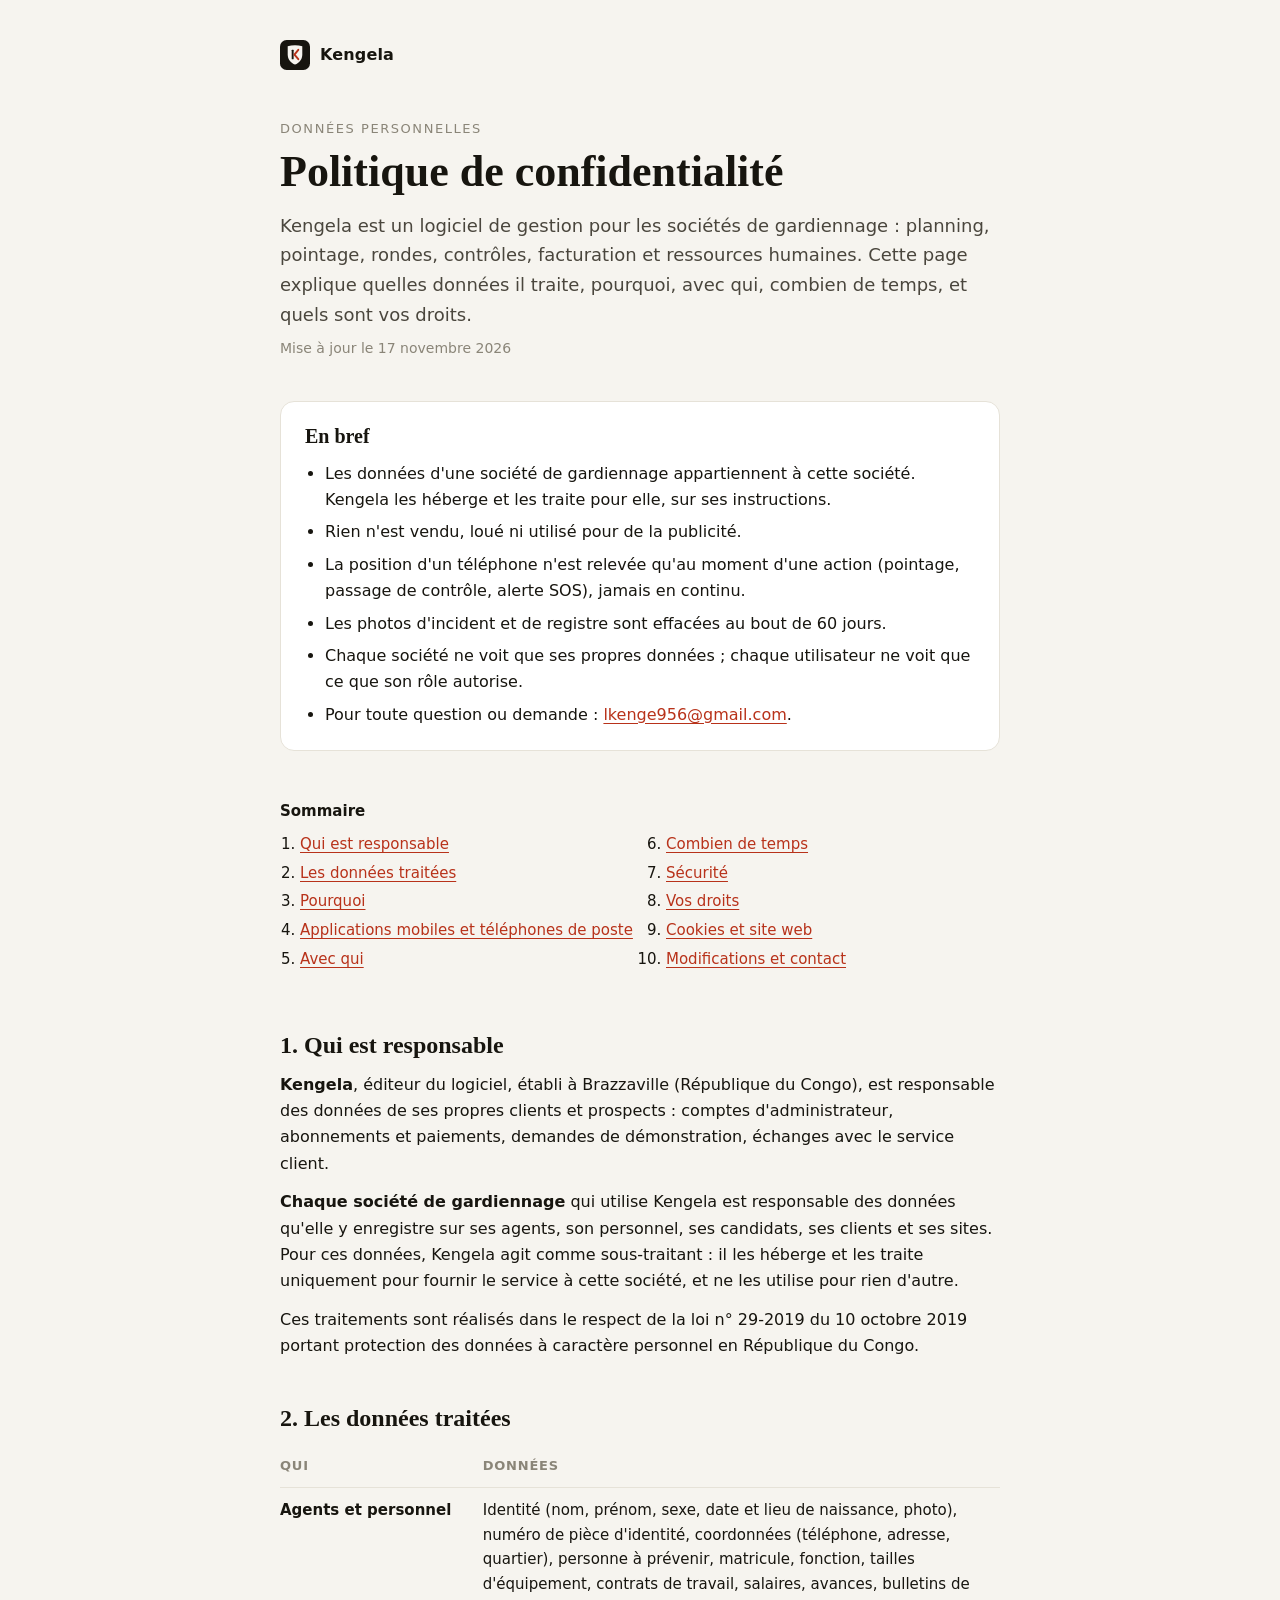
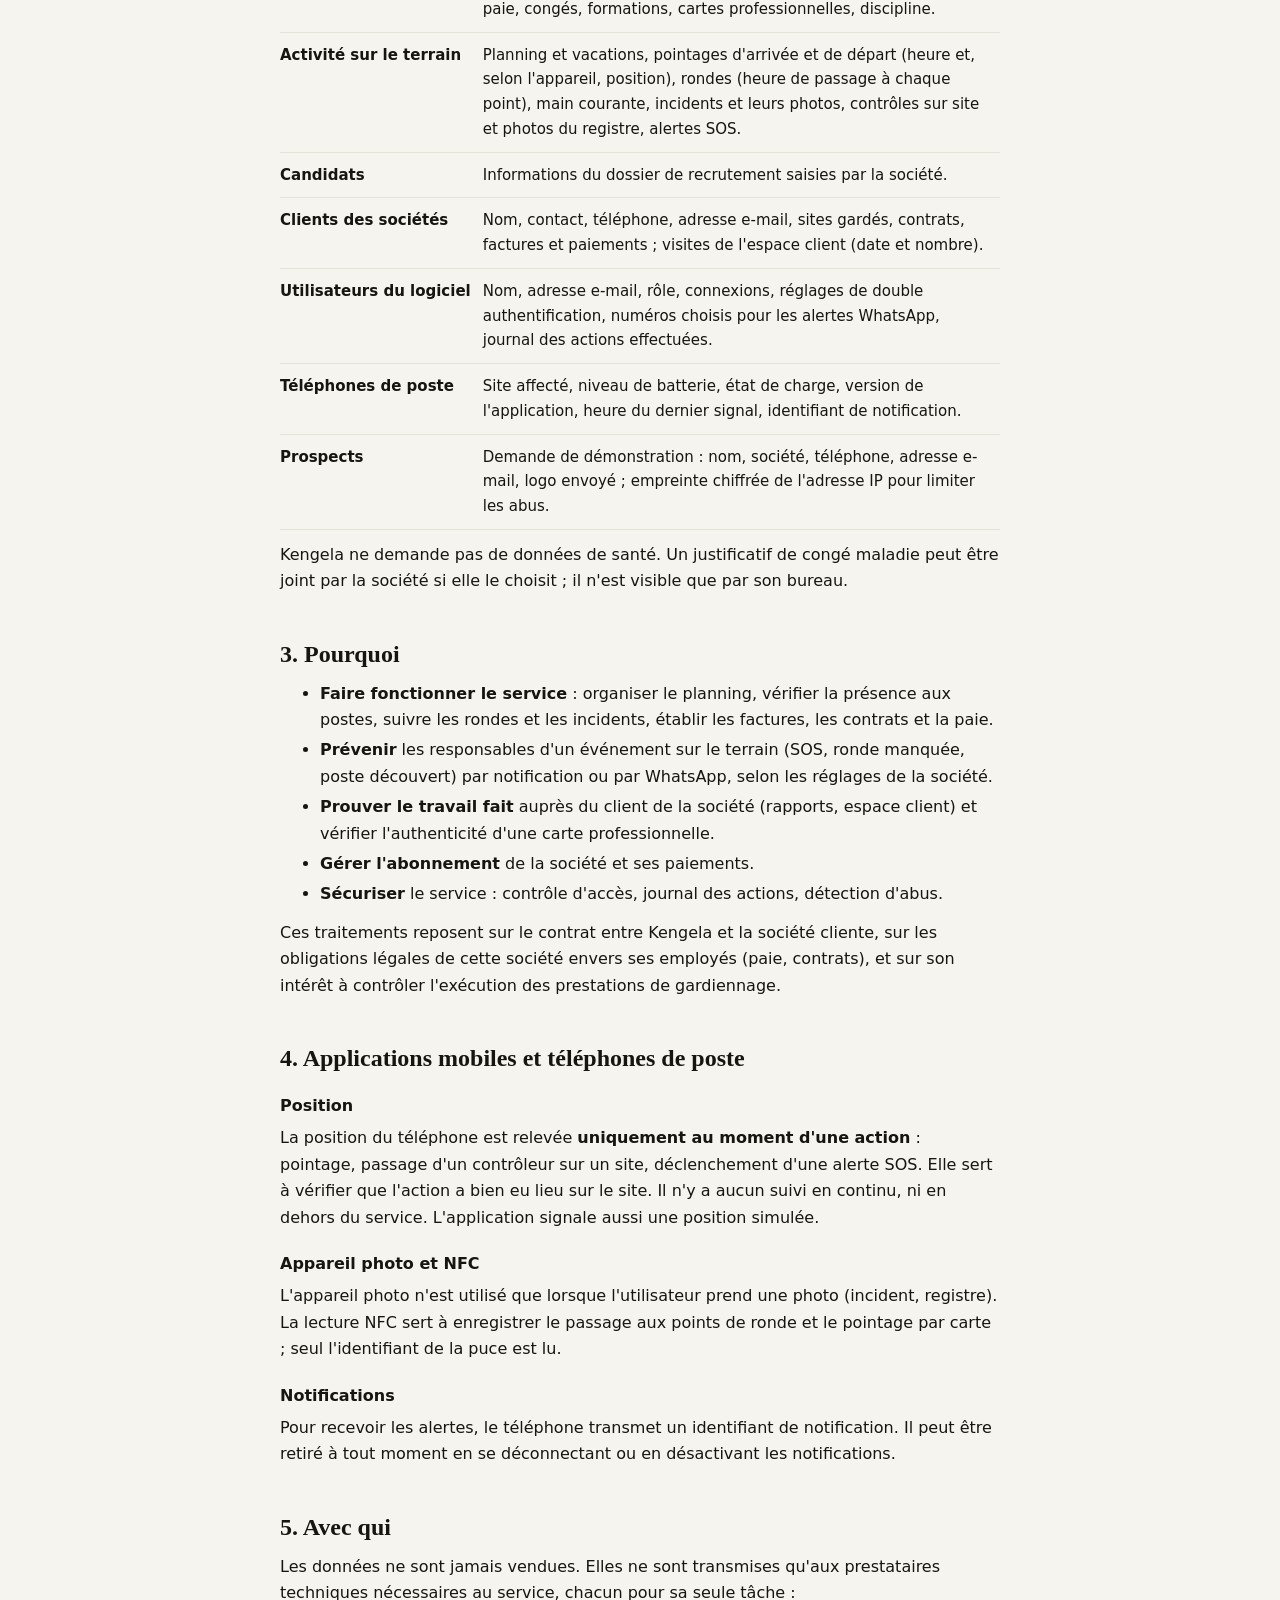
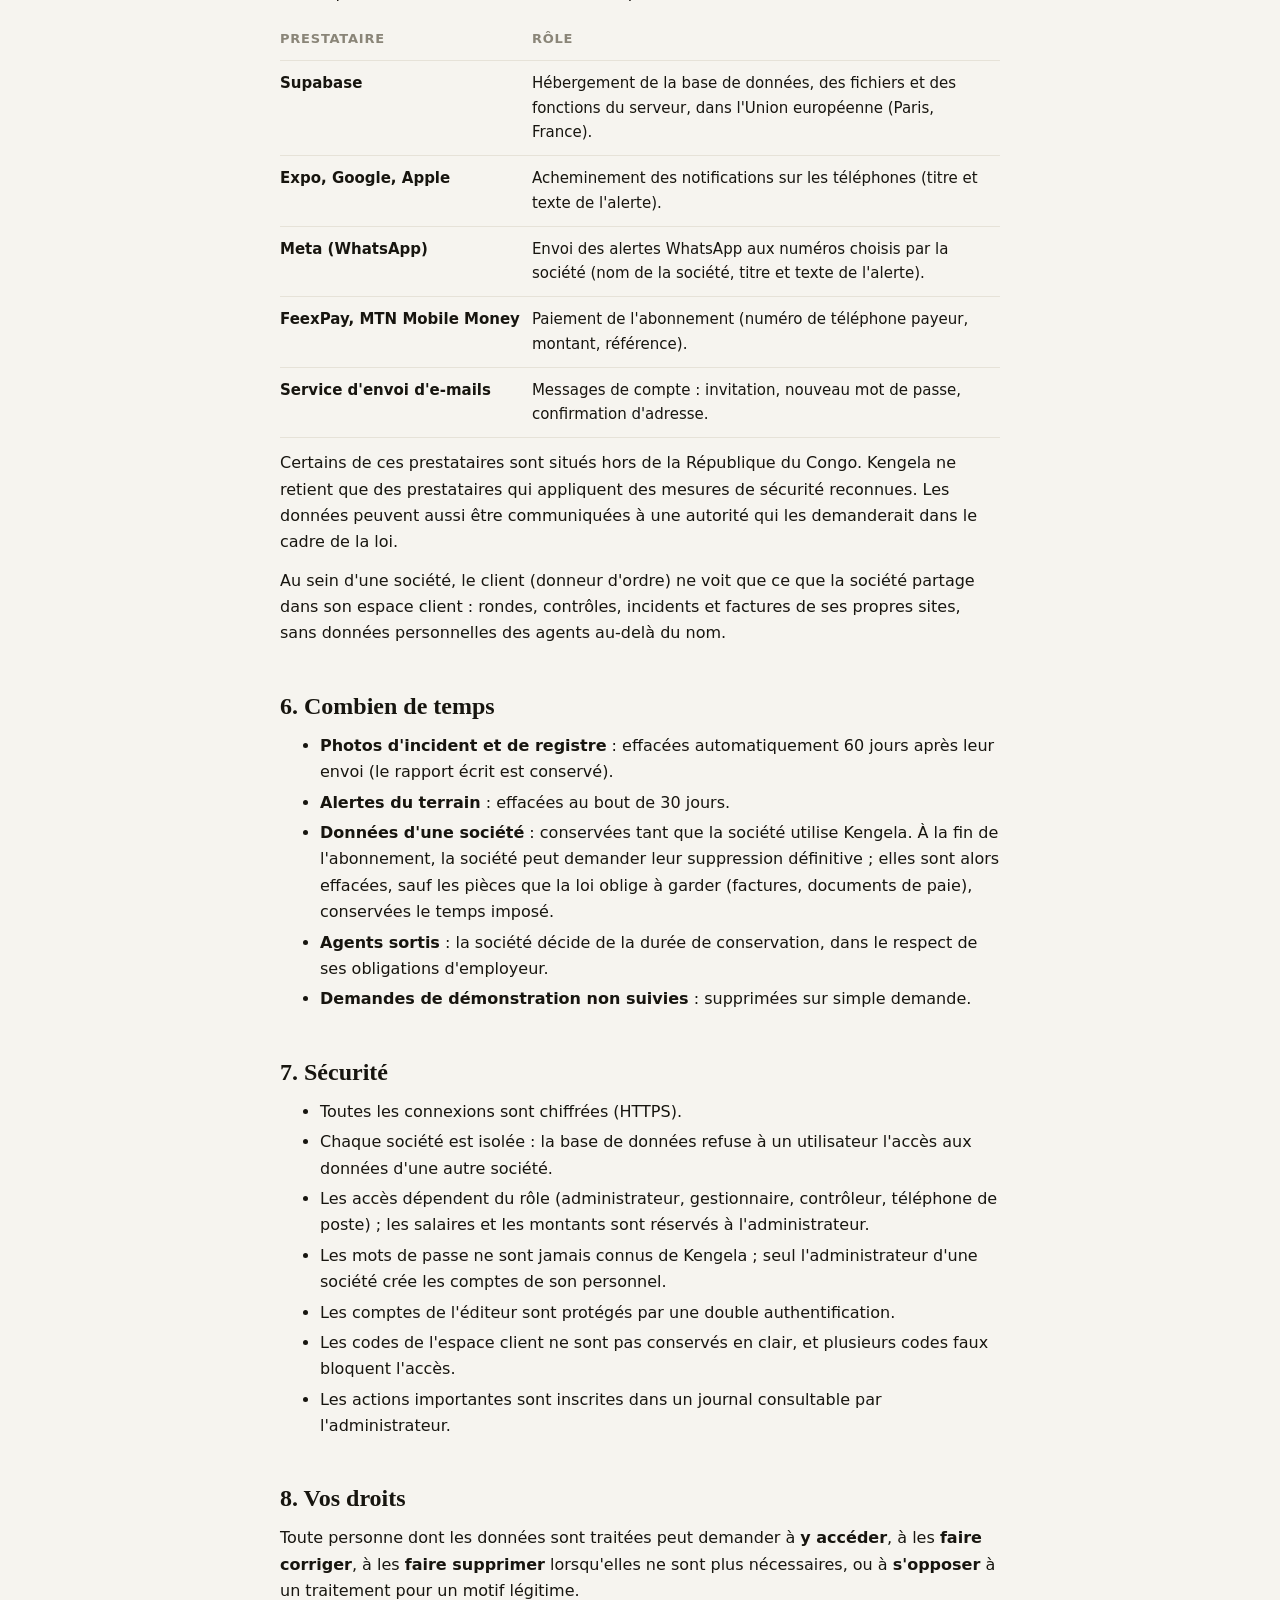
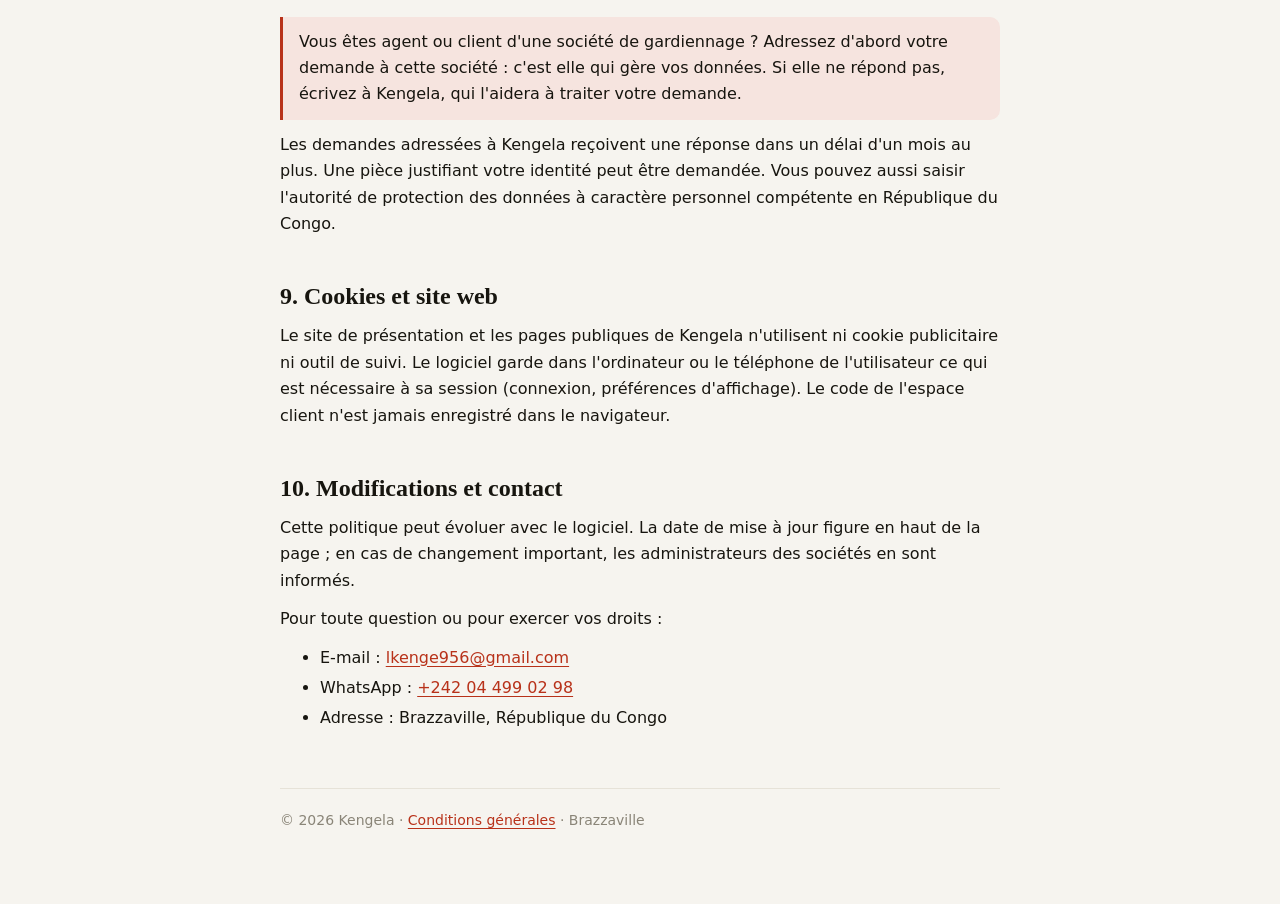
<file: confidentialite/index.html>
<!doctype html>
<html lang="fr">
<head>
<meta charset="utf-8">
<meta name="viewport" content="width=device-width, initial-scale=1">
<title>Politique de confidentialité · Kengela</title>
<meta name="description" content="Comment Kengela, logiciel de gestion des sociétés de gardiennage, traite et protège les données personnelles.">
<meta name="theme-color" content="#f6f4ef">
<link rel="icon" href="data:image/svg+xml,%3Csvg xmlns='http://www.w3.org/2000/svg' viewBox='0 0 100 100'%3E%3Crect width='100' height='100' rx='22' fill='%2317150f'/%3E%3Cg transform='translate(12 11.5) scale(.76)'%3E%3Cpath d='M18 12C38 6.5 62 6.5 82 12L82 47C82 70.5 68 84.5 50 92.5C32 84.5 18 70.5 18 47Z' fill='%23f6f4ef'/%3E%3Crect x='35.5' y='28' width='8.5' height='41' rx='2.2' fill='%2317150f'/%3E%3Cpath d='M64.5 28 47.5 48.5 64.5 69' fill='none' stroke='%23b8321a' stroke-width='8.5' stroke-linecap='round' stroke-linejoin='round'/%3E%3C/g%3E%3C/svg%3E">
<style>
  :root {
    --papier: #f6f4ef; --surface: #ffffff; --encre: #17150f; --encre-2: #4a463d; --encre-3: #8a8578;
    --trait: #e6e2d8; --accent: #b8321a; --accent-fond: #f6e4df;
    --serif: 'Sitka Display', 'Iowan Old Style', 'Palatino Linotype', Palatino, Georgia, serif;
    --sans: 'Segoe UI Variable', 'Segoe UI', system-ui, -apple-system, Roboto, sans-serif;
  }
  @media (prefers-color-scheme: dark) {
    :root { --papier: #12110d; --surface: #1d1b16; --encre: #efeadf; --encre-2: #c9c3b6; --encre-3: #8f897c; --trait: #34312a; --accent: #e0694f; --accent-fond: #2e1a14; }
  }
  * { box-sizing: border-box; }
  html { -webkit-text-size-adjust: 100%; }
  body { margin: 0; background: var(--papier); color: var(--encre); font: 16px/1.65 var(--sans); }
  a { color: var(--accent); text-underline-offset: 3px; }
  .page { max-width: 760px; margin: 0 auto; padding: 40px 20px 72px; }
  .marque { display: flex; align-items: center; gap: 10px; font-weight: 600; letter-spacing: .01em; margin-bottom: 48px; }
  .sur-titre { font-size: 13px; text-transform: uppercase; letter-spacing: .12em; color: var(--encre-3); margin: 0 0 8px; }
  h1 { font-family: var(--serif); font-weight: 600; font-size: clamp(32px, 6vw, 44px); line-height: 1.12; margin: 0 0 14px; }
  .chapeau { font-size: 18px; color: var(--encre-2); margin: 0 0 8px; }
  .date { font-size: 14px; color: var(--encre-3); margin: 0 0 40px; }
  .bref { background: var(--surface); border: 1px solid var(--trait); border-radius: 14px; padding: 22px 24px; margin-bottom: 48px; }
  .bref h2 { margin-top: 0; font-size: 20px; }
  .bref ul { margin: 0; padding-left: 20px; }
  .bref li + li { margin-top: 6px; }
  nav.sommaire { font-size: 15px; margin-bottom: 48px; }
  nav.sommaire ol { columns: 2; column-gap: 32px; padding-left: 20px; margin: 8px 0 0; }
  @media (max-width: 560px) { nav.sommaire ol { columns: 1; } }
  section { padding-top: 8px; margin-bottom: 36px; }
  h2 { font-family: var(--serif); font-weight: 600; font-size: 24px; line-height: 1.25; margin: 0 0 12px; }
  h3 { font-size: 16px; margin: 20px 0 6px; }
  p, ul { margin: 0 0 12px; }
  li + li { margin-top: 4px; }
  .tableau { overflow-x: auto; margin: 0 0 12px; }
  table { width: 100%; border-collapse: collapse; font-size: 15px; }
  th, td { text-align: left; vertical-align: top; padding: 10px 12px 10px 0; border-bottom: 1px solid var(--trait); }
  th { font-size: 13px; text-transform: uppercase; letter-spacing: .06em; color: var(--encre-3); font-weight: 600; }
  td:first-child { font-weight: 600; white-space: nowrap; }
  @media (max-width: 560px) {
    table, tbody, tr, td { display: block; }
    thead { display: none; }
    tr { padding: 10px 0; border-bottom: 1px solid var(--trait); }
    td { border: 0; padding: 2px 0; white-space: normal !important; }
  }
  .note { border-left: 3px solid var(--accent); background: var(--accent-fond); padding: 12px 16px; border-radius: 0 10px 10px 0; }
  footer { margin-top: 56px; padding-top: 20px; border-top: 1px solid var(--trait); font-size: 14px; color: var(--encre-3); }
</style>
</head>
<body>
<main class="page">
  <div class="marque">
    <svg width="30" height="30" viewBox="0 0 100 100" aria-hidden="true"><rect width="100" height="100" rx="22" fill="#17150f"/><g transform="translate(12 11.5) scale(.76)"><path d="M18 12C38 6.5 62 6.5 82 12L82 47C82 70.5 68 84.5 50 92.5C32 84.5 18 70.5 18 47Z" fill="#f6f4ef"/><rect x="35.5" y="28" width="8.5" height="41" rx="2.2" fill="#17150f"/><path d="M64.5 28 47.5 48.5 64.5 69" fill="none" stroke="#b8321a" stroke-width="8.5" stroke-linecap="round" stroke-linejoin="round"/></g></svg>
    Kengela
  </div>

  <p class="sur-titre">Données personnelles</p>
  <h1>Politique de confidentialité</h1>
  <p class="chapeau">Kengela est un logiciel de gestion pour les sociétés de gardiennage : planning, pointage, rondes, contrôles,
    facturation et ressources humaines. Cette page explique quelles données il traite, pourquoi, avec qui, combien de temps, et
    quels sont vos droits.</p>
  <p class="date">Mise à jour le 17 novembre 2026</p>

  <div class="bref">
    <h2>En bref</h2>
    <ul>
      <li>Les données d'une société de gardiennage appartiennent à cette société. Kengela les héberge et les traite pour elle, sur ses instructions.</li>
      <li>Rien n'est vendu, loué ni utilisé pour de la publicité.</li>
      <li>La position d'un téléphone n'est relevée qu'au moment d'une action (pointage, passage de contrôle, alerte SOS), jamais en continu.</li>
      <li>Les photos d'incident et de registre sont effacées au bout de 60 jours.</li>
      <li>Chaque société ne voit que ses propres données ; chaque utilisateur ne voit que ce que son rôle autorise.</li>
      <li>Pour toute question ou demande : <span data-contact="email"></span>.</li>
    </ul>
  </div>

  <nav class="sommaire" aria-label="Sommaire">
    <strong>Sommaire</strong>
    <ol>
      <li><a href="#responsable">Qui est responsable</a></li>
      <li><a href="#donnees">Les données traitées</a></li>
      <li><a href="#finalites">Pourquoi</a></li>
      <li><a href="#telephones">Applications mobiles et téléphones de poste</a></li>
      <li><a href="#partage">Avec qui</a></li>
      <li><a href="#duree">Combien de temps</a></li>
      <li><a href="#securite">Sécurité</a></li>
      <li><a href="#droits">Vos droits</a></li>
      <li><a href="#cookies">Cookies et site web</a></li>
      <li><a href="#contact">Modifications et contact</a></li>
    </ol>
  </nav>

  <section id="responsable">
    <h2>1. Qui est responsable</h2>
    <p><strong>Kengela</strong>, éditeur du logiciel, établi à Brazzaville (République du Congo), est responsable des données de
      ses propres clients et prospects : comptes d'administrateur, abonnements et paiements, demandes de démonstration, échanges
      avec le service client.</p>
    <p><strong>Chaque société de gardiennage</strong> qui utilise Kengela est responsable des données qu'elle y enregistre sur ses
      agents, son personnel, ses candidats, ses clients et ses sites. Pour ces données, Kengela agit comme sous-traitant : il les
      héberge et les traite uniquement pour fournir le service à cette société, et ne les utilise pour rien d'autre.</p>
    <p>Ces traitements sont réalisés dans le respect de la loi n° 29-2019 du 10 octobre 2019 portant protection des données à
      caractère personnel en République du Congo.</p>
  </section>

  <section id="donnees">
    <h2>2. Les données traitées</h2>
    <div class="tableau">
      <table>
        <thead><tr><th>Qui</th><th>Données</th></tr></thead>
        <tbody>
          <tr><td>Agents et personnel</td><td>Identité (nom, prénom, sexe, date et lieu de naissance, photo), numéro de pièce d'identité,
            coordonnées (téléphone, adresse, quartier), personne à prévenir, matricule, fonction, tailles d'équipement, contrats de
            travail, salaires, avances, bulletins de paie, congés, formations, cartes professionnelles, discipline.</td></tr>
          <tr><td>Activité sur le terrain</td><td>Planning et vacations, pointages d'arrivée et de départ (heure et, selon l'appareil,
            position), rondes (heure de passage à chaque point), main courante, incidents et leurs photos, contrôles sur site et
            photos du registre, alertes SOS.</td></tr>
          <tr><td>Candidats</td><td>Informations du dossier de recrutement saisies par la société.</td></tr>
          <tr><td>Clients des sociétés</td><td>Nom, contact, téléphone, adresse e-mail, sites gardés, contrats, factures et paiements ;
            visites de l'espace client (date et nombre).</td></tr>
          <tr><td>Utilisateurs du logiciel</td><td>Nom, adresse e-mail, rôle, connexions, réglages de double authentification,
            numéros choisis pour les alertes WhatsApp, journal des actions effectuées.</td></tr>
          <tr><td>Téléphones de poste</td><td>Site affecté, niveau de batterie, état de charge, version de l'application, heure du
            dernier signal, identifiant de notification.</td></tr>
          <tr><td>Prospects</td><td>Demande de démonstration : nom, société, téléphone, adresse e-mail, logo envoyé ; empreinte
            chiffrée de l'adresse IP pour limiter les abus.</td></tr>
        </tbody>
      </table>
    </div>
    <p>Kengela ne demande pas de données de santé. Un justificatif de congé maladie peut être joint par la société si elle le
      choisit ; il n'est visible que par son bureau.</p>
  </section>

  <section id="finalites">
    <h2>3. Pourquoi</h2>
    <ul>
      <li><strong>Faire fonctionner le service</strong> : organiser le planning, vérifier la présence aux postes, suivre les rondes
        et les incidents, établir les factures, les contrats et la paie.</li>
      <li><strong>Prévenir</strong> les responsables d'un événement sur le terrain (SOS, ronde manquée, poste découvert) par
        notification ou par WhatsApp, selon les réglages de la société.</li>
      <li><strong>Prouver le travail fait</strong> auprès du client de la société (rapports, espace client) et vérifier
        l'authenticité d'une carte professionnelle.</li>
      <li><strong>Gérer l'abonnement</strong> de la société et ses paiements.</li>
      <li><strong>Sécuriser</strong> le service : contrôle d'accès, journal des actions, détection d'abus.</li>
    </ul>
    <p>Ces traitements reposent sur le contrat entre Kengela et la société cliente, sur les obligations légales de cette société
      envers ses employés (paie, contrats), et sur son intérêt à contrôler l'exécution des prestations de gardiennage.</p>
  </section>

  <section id="telephones">
    <h2>4. Applications mobiles et téléphones de poste</h2>
    <h3>Position</h3>
    <p>La position du téléphone est relevée <strong>uniquement au moment d'une action</strong> : pointage, passage d'un contrôleur
      sur un site, déclenchement d'une alerte SOS. Elle sert à vérifier que l'action a bien eu lieu sur le site. Il n'y a aucun
      suivi en continu, ni en dehors du service. L'application signale aussi une position simulée.</p>
    <h3>Appareil photo et NFC</h3>
    <p>L'appareil photo n'est utilisé que lorsque l'utilisateur prend une photo (incident, registre). La lecture NFC sert à
      enregistrer le passage aux points de ronde et le pointage par carte ; seul l'identifiant de la puce est lu.</p>
    <h3>Notifications</h3>
    <p>Pour recevoir les alertes, le téléphone transmet un identifiant de notification. Il peut être retiré à tout moment en se
      déconnectant ou en désactivant les notifications.</p>
  </section>

  <section id="partage">
    <h2>5. Avec qui</h2>
    <p>Les données ne sont jamais vendues. Elles ne sont transmises qu'aux prestataires techniques nécessaires au service, chacun
      pour sa seule tâche :</p>
    <div class="tableau">
      <table>
        <thead><tr><th>Prestataire</th><th>Rôle</th></tr></thead>
        <tbody>
          <tr><td>Supabase</td><td>Hébergement de la base de données, des fichiers et des fonctions du serveur, dans l'Union européenne
            (Paris, France).</td></tr>
          <tr><td>Expo, Google, Apple</td><td>Acheminement des notifications sur les téléphones (titre et texte de l'alerte).</td></tr>
          <tr><td>Meta (WhatsApp)</td><td>Envoi des alertes WhatsApp aux numéros choisis par la société (nom de la société, titre et
            texte de l'alerte).</td></tr>
          <tr><td>FeexPay, MTN Mobile Money</td><td>Paiement de l'abonnement (numéro de téléphone payeur, montant, référence).</td></tr>
          <tr><td>Service d'envoi d'e-mails</td><td>Messages de compte : invitation, nouveau mot de passe, confirmation d'adresse.</td></tr>
        </tbody>
      </table>
    </div>
    <p>Certains de ces prestataires sont situés hors de la République du Congo. Kengela ne retient que des prestataires qui
      appliquent des mesures de sécurité reconnues. Les données peuvent aussi être communiquées à une autorité qui les
      demanderait dans le cadre de la loi.</p>
    <p>Au sein d'une société, le client (donneur d'ordre) ne voit que ce que la société partage dans son espace client : rondes,
      contrôles, incidents et factures de ses propres sites, sans données personnelles des agents au-delà du nom.</p>
  </section>

  <section id="duree">
    <h2>6. Combien de temps</h2>
    <ul>
      <li><strong>Photos d'incident et de registre</strong> : effacées automatiquement 60 jours après leur envoi (le rapport
        écrit est conservé).</li>
      <li><strong>Alertes du terrain</strong> : effacées au bout de 30 jours.</li>
      <li><strong>Données d'une société</strong> : conservées tant que la société utilise Kengela. À la fin de l'abonnement, la
        société peut demander leur suppression définitive ; elles sont alors effacées, sauf les pièces que la loi oblige à garder
        (factures, documents de paie), conservées le temps imposé.</li>
      <li><strong>Agents sortis</strong> : la société décide de la durée de conservation, dans le respect de ses obligations
        d'employeur.</li>
      <li><strong>Demandes de démonstration non suivies</strong> : supprimées sur simple demande.</li>
    </ul>
  </section>

  <section id="securite">
    <h2>7. Sécurité</h2>
    <ul>
      <li>Toutes les connexions sont chiffrées (HTTPS).</li>
      <li>Chaque société est isolée : la base de données refuse à un utilisateur l'accès aux données d'une autre société.</li>
      <li>Les accès dépendent du rôle (administrateur, gestionnaire, contrôleur, téléphone de poste) ; les salaires et les montants
        sont réservés à l'administrateur.</li>
      <li>Les mots de passe ne sont jamais connus de Kengela ; seul l'administrateur d'une société crée les comptes de son personnel.</li>
      <li>Les comptes de l'éditeur sont protégés par une double authentification.</li>
      <li>Les codes de l'espace client ne sont pas conservés en clair, et plusieurs codes faux bloquent l'accès.</li>
      <li>Les actions importantes sont inscrites dans un journal consultable par l'administrateur.</li>
    </ul>
  </section>

  <section id="droits">
    <h2>8. Vos droits</h2>
    <p>Toute personne dont les données sont traitées peut demander à <strong>y accéder</strong>, à les <strong>faire corriger</strong>,
      à les <strong>faire supprimer</strong> lorsqu'elles ne sont plus nécessaires, ou à <strong>s'opposer</strong> à un traitement
      pour un motif légitime.</p>
    <p class="note">Vous êtes agent ou client d'une société de gardiennage ? Adressez d'abord votre demande à cette société : c'est elle
      qui gère vos données. Si elle ne répond pas, écrivez à Kengela, qui l'aidera à traiter votre demande.</p>
    <p>Les demandes adressées à Kengela reçoivent une réponse dans un délai d'un mois au plus. Une pièce justifiant votre identité
      peut être demandée. Vous pouvez aussi saisir l'autorité de protection des données à caractère personnel compétente en
      République du Congo.</p>
  </section>

  <section id="cookies">
    <h2>9. Cookies et site web</h2>
    <p>Le site de présentation et les pages publiques de Kengela n'utilisent ni cookie publicitaire ni outil de suivi. Le logiciel
      garde dans l'ordinateur ou le téléphone de l'utilisateur ce qui est nécessaire à sa session (connexion, préférences
      d'affichage). Le code de l'espace client n'est jamais enregistré dans le navigateur.</p>
  </section>

  <section id="contact">
    <h2>10. Modifications et contact</h2>
    <p>Cette politique peut évoluer avec le logiciel. La date de mise à jour figure en haut de la page ; en cas de changement
      important, les administrateurs des sociétés en sont informés.</p>
    <p>Pour toute question ou pour exercer vos droits :</p>
    <ul>
      <li>E-mail : <span data-contact="email"></span></li>
      <li>WhatsApp : <span data-contact="whatsapp"></span></li>
      <li>Adresse : Brazzaville, République du Congo</li>
    </ul>
  </section>

  <footer>© <span data-annee>2026</span> Kengela · <a href="https://kengela.github.io/gestion-securite-mises-a-jour/conditions/">Conditions générales</a> · Brazzaville</footer>
</main>
<script>
  // Mêmes coordonnées que sur la page de présentation.
  const CONTACT = { whatsapp: '242044990298', email: 'lkenge956@gmail.com' };
  document.querySelector('[data-annee]').textContent = new Date().getFullYear();
  for (const el of document.querySelectorAll('[data-contact]')) {
    const cle = el.dataset.contact;
    const v = CONTACT[cle];
    const a = document.createElement('a');
    a.href = cle === 'whatsapp' ? `https://wa.me/${v}` : `mailto:${v}`;
    a.textContent = cle === 'whatsapp' ? '+' + v.replace(/^(\d{3})(\d{2})(\d{3})(\d{2})(\d{2})$/, '$1 $2 $3 $4 $5') : v;
    el.appendChild(a);
  }
</script>
</body>
</html>
</file>
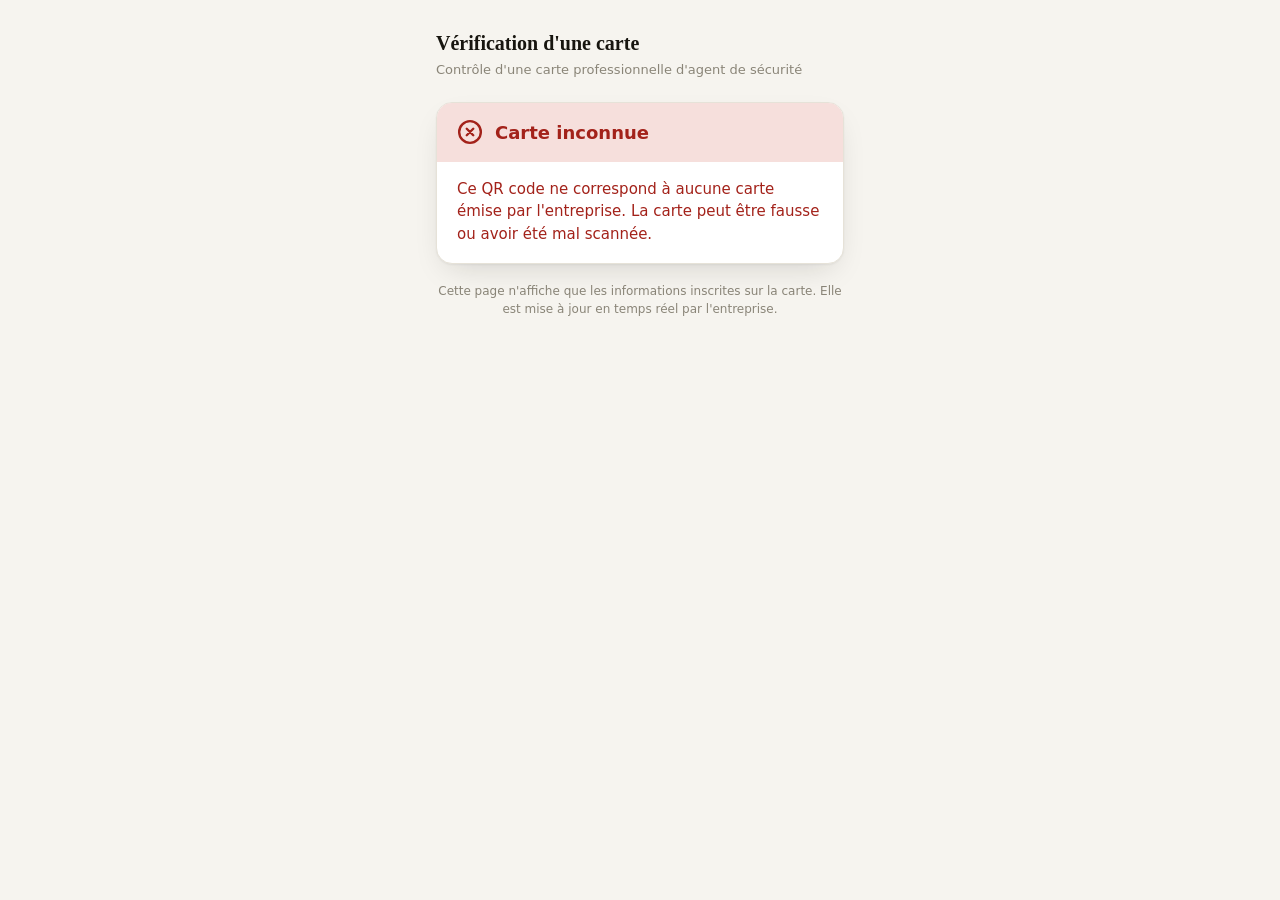
<file: verifier/index.html>
<!doctype html>
<html lang="fr">
<head>
  <meta charset="utf-8" />
  <meta name="viewport" content="width=device-width, initial-scale=1" />
  <meta name="robots" content="noindex, nofollow" />
  <meta name="referrer" content="no-referrer" />
  <title>Vérification d'une carte professionnelle</title>
  <!-- Page ouverte en scannant le QR code au verso d'une carte professionnelle. Le jeton est après le « # » :
       il n'est jamais envoyé au serveur qui héberge cette page, seulement à la fonction de vérification. -->
  <style>
    :root {
      --papier: #f6f4ef; --surface: #fff; --encre: #17150f; --encre-2: #4a463d; --encre-3: #8a8578; --trait: #e6e2d8;
      --accent: #b8321a; --ok: #2f6b3a; --ok-fond: #e3efe2; --danger: #a3221a; --danger-fond: #f6dfdc;
      --serif: 'Sitka Display', 'Iowan Old Style', 'Palatino Linotype', Palatino, Georgia, serif;
      --sans: 'Segoe UI', system-ui, -apple-system, 'Helvetica Neue', Arial, sans-serif;
    }
    * { box-sizing: border-box; }
    body { margin: 0; background: var(--papier); color: var(--encre); font: 16px/1.5 var(--sans); -webkit-font-smoothing: antialiased; }
    main { max-width: 440px; margin: 0 auto; padding: 28px 16px 40px; }
    .societe { font-family: var(--serif); font-size: 20px; font-weight: 600; }
    .societe span { color: var(--accent); }
    .sous { color: var(--encre-3); font-size: 13px; margin-top: 2px; }
    .carte { margin-top: 22px; background: var(--surface); border: 1px solid var(--trait); border-radius: 16px; overflow: hidden; box-shadow: 0 1px 2px rgba(23,21,15,.05), 0 12px 32px -12px rgba(23,21,15,.18); animation: monte .5s cubic-bezier(.2,.8,.2,1) both; }
    @keyframes monte { from { opacity: 0; transform: translateY(10px); } to { opacity: 1; transform: none; } }
    .etat { padding: 16px 20px; display: flex; align-items: center; gap: 12px; font-weight: 700; font-size: 18px; }
    .etat svg { flex: none; }
    .etat.valide { background: var(--ok-fond); color: var(--ok); }
    .etat.invalide { background: var(--danger-fond); color: var(--danger); }
    .identite { padding: 20px; display: grid; grid-template-columns: 112px 1fr; gap: 18px; align-items: start; }
    .photo { width: 112px; aspect-ratio: 35 / 45; border-radius: 10px; background: #efece4 center / cover no-repeat; border: 1px solid var(--trait); }
    .nom { font-family: var(--serif); font-size: 24px; font-weight: 600; line-height: 1.15; letter-spacing: -.01em; }
    dl { margin: 10px 0 0; display: grid; grid-template-columns: auto 1fr; gap: 4px 12px; font-size: 14px; }
    dt { color: var(--encre-3); }
    dd { margin: 0; font-variant-numeric: tabular-nums; }
    .motif { padding: 0 20px 18px; color: var(--danger); font-size: 15px; }
    .pied { padding: 14px 20px; border-top: 1px solid var(--trait); font-size: 13px; color: var(--encre-2); }
    .pied a { color: var(--encre); font-weight: 600; }
    .attente { margin-top: 60px; text-align: center; color: var(--encre-3); }
    .note { margin-top: 18px; font-size: 12px; color: var(--encre-3); text-align: center; }
  </style>
</head>
<body>
  <main>
    <div class="societe" id="societe">Vérification d'une carte</div>
    <div class="sous">Contrôle d'une carte professionnelle d'agent de sécurité</div>
    <div id="resultat"><p class="attente">Vérification en cours…</p></div>
    <p class="note">Cette page n'affiche que les informations inscrites sur la carte. Elle est mise à jour en temps réel par l'entreprise.</p>
  </main>
  <script>
    (function () {
      var FONCTION = 'https://mjvwvmxsvlbyywxkqica.supabase.co/functions/v1/verifier-carte';
      var CLE = 'sb_publishable_ZN0H8eI5j3s7VIKPyIxi2Q_h7z4y3GS';
      var zone = document.getElementById('resultat');
      var jeton = decodeURIComponent((location.hash || '').slice(1));

      function texte(t) { var d = document.createElement('div'); d.textContent = t == null ? '' : String(t); return d.innerHTML; }
      var ICONE_OK = '<svg width="26" height="26" viewBox="0 0 24 24" fill="none" stroke="currentColor" stroke-width="2.2" stroke-linecap="round" stroke-linejoin="round"><circle cx="12" cy="12" r="10"/><path d="m7.5 12.5 3 3 6-6.5"/></svg>';
      var ICONE_NON = '<svg width="26" height="26" viewBox="0 0 24 24" fill="none" stroke="currentColor" stroke-width="2.2" stroke-linecap="round" stroke-linejoin="round"><circle cx="12" cy="12" r="10"/><path d="m15 9-6 6M9 9l6 6"/></svg>';

      function societe(s) {
        if (s && s.raison_sociale) document.getElementById('societe').innerHTML = texte(s.raison_sociale);
        if (!s || !s.telephone) return '';
        return '<div class="pied">Un doute ? Appelez l\'entreprise : <a href="tel:' + texte(String(s.telephone).replace(/\s/g, '')) + '">' + texte(s.telephone) + '</a></div>';
      }

      function inconnue(s) {
        zone.innerHTML = '<div class="carte"><div class="etat invalide">' + ICONE_NON + '<span>Carte inconnue</span></div>' +
          '<div class="motif" style="padding-top:16px">Ce QR code ne correspond à aucune carte émise par l\'entreprise. La carte peut être fausse ou avoir été mal scannée.</div>' +
          societe(s) + '</div>';
      }

      if (!/^[A-Za-z0-9_-]{24}$/.test(jeton)) return inconnue(null);

      fetch(FONCTION + '?j=' + encodeURIComponent(jeton), { headers: { apikey: CLE } })
        .then(function (r) { return r.json(); })
        .then(function (d) {
          if (!d.trouvee) return inconnue(d.societe);
          var a = d.agent;
          var heure = new Date(d.verifie_le).toLocaleString('fr-FR', { day: '2-digit', month: 'long', year: 'numeric', hour: '2-digit', minute: '2-digit' });
          zone.innerHTML =
            '<div class="carte">' +
              '<div class="etat ' + (d.valide ? 'valide' : 'invalide') + '">' + (d.valide ? ICONE_OK : ICONE_NON) +
                '<span>' + (d.valide ? 'Agent en activité' : 'Carte non valide') + '</span></div>' +
              '<div class="identite">' +
                '<div class="photo"' + (a.photo ? ' style="background-image:url(\'' + texte(a.photo) + '\')"' : '') + ' role="img" aria-label="Photo de l\'agent"></div>' +
                '<div><div class="nom">' + texte(a.prenom) + ' ' + texte(String(a.nom).toUpperCase()) + '</div>' +
                  '<dl><dt>Matricule</dt><dd>' + texte(a.matricule) + '</dd><dt>Fonction</dt><dd>' + texte(a.fonction) + '</dd>' +
                  '<dt>Carte n°</dt><dd>' + texte(d.numero) + '</dd><dt>Vérifié le</dt><dd>' + texte(heure) + '</dd></dl></div>' +
              '</div>' +
              (d.motif ? '<div class="motif">' + texte(d.motif) + '</div>' : '') +
              societe(d.societe) +
            '</div>';
        })
        .catch(function () {
          zone.innerHTML = '<p class="attente">Vérification impossible pour le moment (pas de connexion internet ?). Réessayez dans un instant.</p>';
        });
    })();
  </script>
</body>
</html>
</file>
<file: app/assets/ui-DmHed3W8.css>
:root{--swal2-outline:0 0 0 3px #6496c880;--swal2-container-padding:.625em;--swal2-backdrop:#0006;--swal2-backdrop-transition:background-color .15s;--swal2-width:32em;--swal2-padding:0 0 1.25em;--swal2-border:none;--swal2-border-radius:.3125rem;--swal2-background:white;--swal2-color:#545454;--swal2-show-animation:swal2-show .3s;--swal2-hide-animation:swal2-hide .15s forwards;--swal2-icon-zoom:1;--swal2-title-padding:.8em 1em 0;--swal2-html-container-padding:1em 1.6em .3em;--swal2-input-border:1px solid #d9d9d9;--swal2-input-border-radius:.1875em;--swal2-input-box-shadow:inset 0 1px 1px #0000000f, 0 0 0 3px transparent;--swal2-input-background:transparent;--swal2-input-transition:border-color .2s, box-shadow .2s;--swal2-input-hover-box-shadow:inset 0 1px 1px #0000000f, 0 0 0 3px transparent;--swal2-input-focus-border:1px solid #b4dbed;--swal2-input-focus-box-shadow:inset 0 1px 1px #0000000f, 0 0 0 3px #6496c880;--swal2-progress-step-background:#add8e6;--swal2-validation-message-background:#f0f0f0;--swal2-validation-message-color:#666;--swal2-footer-border-color:#eee;--swal2-footer-background:transparent;--swal2-footer-color:inherit;--swal2-timer-progress-bar-background:#0000004d;--swal2-close-button-position:initial;--swal2-close-button-inset:auto;--swal2-close-button-font-size:2.5em;--swal2-close-button-color:#ccc;--swal2-close-button-transition:color .2s, box-shadow .2s;--swal2-close-button-outline:initial;--swal2-close-button-box-shadow:inset 0 0 0 3px transparent;--swal2-close-button-focus-box-shadow:inset var(--swal2-outline);--swal2-close-button-hover-transform:none;--swal2-actions-justify-content:center;--swal2-actions-width:auto;--swal2-actions-margin:1.25em auto 0;--swal2-actions-padding:0;--swal2-actions-border-radius:0;--swal2-actions-background:transparent;--swal2-action-button-transition:background-color .2s, box-shadow .2s;--swal2-action-button-hover:black 10%;--swal2-action-button-active:black 10%;--swal2-confirm-button-box-shadow:none;--swal2-confirm-button-border-radius:.25em;--swal2-confirm-button-background-color:#7066e0;--swal2-confirm-button-color:#fff;--swal2-deny-button-box-shadow:none;--swal2-deny-button-border-radius:.25em;--swal2-deny-button-background-color:#dc3741;--swal2-deny-button-color:#fff;--swal2-cancel-button-box-shadow:none;--swal2-cancel-button-border-radius:.25em;--swal2-cancel-button-background-color:#6e7881;--swal2-cancel-button-color:#fff;--swal2-toast-show-animation:swal2-toast-show .5s;--swal2-toast-hide-animation:swal2-toast-hide .1s forwards;--swal2-toast-border:none;--swal2-toast-box-shadow:0 0 1px #00000013, 0 1px 2px #00000013, 1px 2px 4px #00000013, 1px 3px 8px #00000013, 2px 4px 16px #00000013}[data-swal2-theme=dark]{--swal2-dark-theme-black:#19191a;--swal2-dark-theme-white:#e1e1e1;--swal2-background:var(--swal2-dark-theme-black);--swal2-color:var(--swal2-dark-theme-white);--swal2-footer-border-color:#555;--swal2-input-background:color-mix(in srgb, var(--swal2-dark-theme-black), var(--swal2-dark-theme-white) 10%);--swal2-validation-message-background:color-mix(in srgb, var(--swal2-dark-theme-black), var(--swal2-dark-theme-white) 10%);--swal2-validation-message-color:var(--swal2-dark-theme-white);--swal2-timer-progress-bar-background:#ffffffb3}@media (prefers-color-scheme:dark){[data-swal2-theme=auto]{--swal2-dark-theme-black:#19191a;--swal2-dark-theme-white:#e1e1e1;--swal2-background:var(--swal2-dark-theme-black);--swal2-color:var(--swal2-dark-theme-white);--swal2-footer-border-color:#555;--swal2-input-background:color-mix(in srgb, var(--swal2-dark-theme-black), var(--swal2-dark-theme-white) 10%);--swal2-validation-message-background:color-mix(in srgb, var(--swal2-dark-theme-black), var(--swal2-dark-theme-white) 10%);--swal2-validation-message-color:var(--swal2-dark-theme-white);--swal2-timer-progress-bar-background:#ffffffb3}}body.swal2-shown:not(.swal2-no-backdrop,.swal2-toast-shown){overflow:hidden}body.swal2-height-auto{height:auto!important}body.swal2-no-backdrop .swal2-container{pointer-events:none;background-color:#0000!important}body.swal2-no-backdrop .swal2-container .swal2-popup{pointer-events:auto}body.swal2-no-backdrop .swal2-container .swal2-modal{box-shadow:0 0 10px var(--swal2-backdrop)}body.swal2-toast-shown .swal2-container{box-sizing:border-box;pointer-events:none;background-color:#0000;width:360px;max-width:100%}body.swal2-toast-shown .swal2-container.swal2-top{inset:0 auto auto 50%;transform:translate(-50%)}body.swal2-toast-shown .swal2-container.swal2-top-end,body.swal2-toast-shown .swal2-container.swal2-top-right{inset:0 0 auto auto}body.swal2-toast-shown .swal2-container.swal2-top-start,body.swal2-toast-shown .swal2-container.swal2-top-left{inset:0 auto auto 0}body.swal2-toast-shown .swal2-container.swal2-center-start,body.swal2-toast-shown .swal2-container.swal2-center-left{inset:50% auto auto 0;transform:translateY(-50%)}body.swal2-toast-shown .swal2-container.swal2-center{inset:50% auto auto 50%;transform:translate(-50%,-50%)}body.swal2-toast-shown .swal2-container.swal2-center-end,body.swal2-toast-shown .swal2-container.swal2-center-right{inset:50% 0 auto auto;transform:translateY(-50%)}body.swal2-toast-shown .swal2-container.swal2-bottom-start,body.swal2-toast-shown .swal2-container.swal2-bottom-left{inset:auto auto 0 0}body.swal2-toast-shown .swal2-container.swal2-bottom{inset:auto auto 0 50%;transform:translate(-50%)}body.swal2-toast-shown .swal2-container.swal2-bottom-end,body.swal2-toast-shown .swal2-container.swal2-bottom-right{inset:auto 0 0 auto}@media print{body.swal2-shown:not(.swal2-no-backdrop,.swal2-toast-shown){overflow-y:scroll!important}body.swal2-shown:not(.swal2-no-backdrop,.swal2-toast-shown)>[aria-hidden=true]{display:none}body.swal2-shown:not(.swal2-no-backdrop,.swal2-toast-shown) .swal2-container{position:static!important}}div:where(.swal2-container){z-index:1060;box-sizing:border-box;height:100%;padding:var(--swal2-container-padding);transition:var(--swal2-backdrop-transition);-webkit-overflow-scrolling:touch;grid-template-rows:minmax(min-content,auto) minmax(min-content,auto) minmax(min-content,auto);grid-template-areas:"top-start top top-end""center-start center center-end""bottom-start bottom-center bottom-end";display:grid;position:fixed;inset:0;overflow-x:hidden}div:where(.swal2-container).swal2-backdrop-show,div:where(.swal2-container).swal2-noanimation{background:var(--swal2-backdrop)}div:where(.swal2-container).swal2-backdrop-hide{background:0 0!important}div:where(.swal2-container).swal2-top-start,div:where(.swal2-container).swal2-center-start,div:where(.swal2-container).swal2-bottom-start{grid-template-columns:minmax(0,1fr) auto auto}div:where(.swal2-container).swal2-top,div:where(.swal2-container).swal2-center,div:where(.swal2-container).swal2-bottom{grid-template-columns:auto minmax(0,1fr) auto}div:where(.swal2-container).swal2-top-end,div:where(.swal2-container).swal2-center-end,div:where(.swal2-container).swal2-bottom-end{grid-template-columns:auto auto minmax(0,1fr)}div:where(.swal2-container).swal2-top-start>.swal2-popup{align-self:start}div:where(.swal2-container).swal2-top>.swal2-popup{grid-column:2;place-self:start center}div:where(.swal2-container).swal2-top-end>.swal2-popup,div:where(.swal2-container).swal2-top-right>.swal2-popup{grid-column:3;place-self:start end}div:where(.swal2-container).swal2-center-start>.swal2-popup,div:where(.swal2-container).swal2-center-left>.swal2-popup{grid-row:2;align-self:center}div:where(.swal2-container).swal2-center>.swal2-popup{grid-area:2/2;place-self:center}div:where(.swal2-container).swal2-center-end>.swal2-popup,div:where(.swal2-container).swal2-center-right>.swal2-popup{grid-area:2/3;place-self:center end}div:where(.swal2-container).swal2-bottom-start>.swal2-popup,div:where(.swal2-container).swal2-bottom-left>.swal2-popup{grid-area:3/1;align-self:end}div:where(.swal2-container).swal2-bottom>.swal2-popup{grid-area:3/2;place-self:end center}div:where(.swal2-container).swal2-bottom-end>.swal2-popup,div:where(.swal2-container).swal2-bottom-right>.swal2-popup{grid-area:3/3;place-self:end}div:where(.swal2-container).swal2-grow-row>.swal2-popup,div:where(.swal2-container).swal2-grow-fullscreen>.swal2-popup{grid-column:1/4;width:100%}div:where(.swal2-container).swal2-grow-column>.swal2-popup,div:where(.swal2-container).swal2-grow-fullscreen>.swal2-popup{grid-row:1/4;align-self:stretch}div:where(.swal2-container).swal2-no-transition{transition:none!important}div:where(.swal2-container)[popover]{border:0;width:auto}div:where(.swal2-container) div:where(.swal2-popup){box-sizing:border-box;width:var(--swal2-width);max-width:100%;padding:var(--swal2-padding);border:var(--swal2-border);border-radius:var(--swal2-border-radius);background:var(--swal2-background);color:var(--swal2-color);grid-template-columns:minmax(0,100%);font-family:inherit;font-size:1rem;display:none;position:relative}div:where(.swal2-container) div:where(.swal2-popup):focus{outline:none}div:where(.swal2-container) div:where(.swal2-popup).swal2-loading{overflow-y:hidden}div:where(.swal2-container) div:where(.swal2-popup).swal2-draggable,div:where(.swal2-container) div:where(.swal2-popup).swal2-draggable div:where(.swal2-icon){cursor:grab}div:where(.swal2-container) div:where(.swal2-popup).swal2-dragging,div:where(.swal2-container) div:where(.swal2-popup).swal2-dragging div:where(.swal2-icon){cursor:grabbing}div:where(.swal2-container) h2:where(.swal2-title){max-width:100%;padding:var(--swal2-title-padding);color:inherit;text-align:center;text-transform:none;overflow-wrap:break-word;cursor:initial;margin:0;font-size:1.875em;font-weight:600;position:relative}div:where(.swal2-container) div:where(.swal2-actions){z-index:1;box-sizing:border-box;align-items:center;justify-content:var(--swal2-actions-justify-content);width:var(--swal2-actions-width);margin:var(--swal2-actions-margin);padding:var(--swal2-actions-padding);border-radius:var(--swal2-actions-border-radius);background:var(--swal2-actions-background);flex-wrap:wrap;display:flex}div:where(.swal2-container) div:where(.swal2-loader){border:.25em solid #2778c4;border-color:#2778c4 #0000;border-radius:100%;justify-content:center;align-items:center;width:2.2em;height:2.2em;margin:0 1.875em;animation:1.5s linear infinite swal2-rotate-loading;display:none}div:where(.swal2-container) button:where(.swal2-styled){transition:var(--swal2-action-button-transition);border:none;margin:.3125em;padding:.625em 1.1em;font-weight:500;box-shadow:0 0 0 3px #0000}div:where(.swal2-container) button:where(.swal2-styled):not([disabled]){cursor:pointer}div:where(.swal2-container) button:where(.swal2-styled):where(.swal2-confirm){border-radius:var(--swal2-confirm-button-border-radius);background:initial;background-color:var(--swal2-confirm-button-background-color);box-shadow:var(--swal2-confirm-button-box-shadow);color:var(--swal2-confirm-button-color);font-size:1em}div:where(.swal2-container) button:where(.swal2-styled):where(.swal2-confirm):hover{background-color:color-mix(in srgb, var(--swal2-confirm-button-background-color), var(--swal2-action-button-hover))}div:where(.swal2-container) button:where(.swal2-styled):where(.swal2-confirm):active{background-color:color-mix(in srgb, var(--swal2-confirm-button-background-color), var(--swal2-action-button-active))}div:where(.swal2-container) button:where(.swal2-styled):where(.swal2-deny){border-radius:var(--swal2-deny-button-border-radius);background:initial;background-color:var(--swal2-deny-button-background-color);box-shadow:var(--swal2-deny-button-box-shadow);color:var(--swal2-deny-button-color);font-size:1em}div:where(.swal2-container) button:where(.swal2-styled):where(.swal2-deny):hover{background-color:color-mix(in srgb, var(--swal2-deny-button-background-color), var(--swal2-action-button-hover))}div:where(.swal2-container) button:where(.swal2-styled):where(.swal2-deny):active{background-color:color-mix(in srgb, var(--swal2-deny-button-background-color), var(--swal2-action-button-active))}div:where(.swal2-container) button:where(.swal2-styled):where(.swal2-cancel){border-radius:var(--swal2-cancel-button-border-radius);background:initial;background-color:var(--swal2-cancel-button-background-color);box-shadow:var(--swal2-cancel-button-box-shadow);color:var(--swal2-cancel-button-color);font-size:1em}div:where(.swal2-container) button:where(.swal2-styled):where(.swal2-cancel):hover{background-color:color-mix(in srgb, var(--swal2-cancel-button-background-color), var(--swal2-action-button-hover))}div:where(.swal2-container) button:where(.swal2-styled):where(.swal2-cancel):active{background-color:color-mix(in srgb, var(--swal2-cancel-button-background-color), var(--swal2-action-button-active))}div:where(.swal2-container) button:where(.swal2-styled):focus-visible{box-shadow:var(--swal2-action-button-focus-box-shadow);outline:none}div:where(.swal2-container) button:where(.swal2-styled)[disabled]:not(.swal2-loading){opacity:.4}div:where(.swal2-container) button:where(.swal2-styled)::-moz-focus-inner{border:0}div:where(.swal2-container) div:where(.swal2-footer){border-top:1px solid var(--swal2-footer-border-color);background:var(--swal2-footer-background);color:var(--swal2-footer-color);text-align:center;cursor:initial;margin:1em 0 0;padding:1em 1em 0;font-size:1em}div:where(.swal2-container) .swal2-timer-progress-bar-container{border-bottom-right-radius:var(--swal2-border-radius);border-bottom-left-radius:var(--swal2-border-radius);position:absolute;bottom:0;left:0;right:0;overflow:hidden;grid-column:auto!important}div:where(.swal2-container) div:where(.swal2-timer-progress-bar){background:var(--swal2-timer-progress-bar-background);width:100%;height:.25em}div:where(.swal2-container) img:where(.swal2-image){max-width:100%;cursor:initial;margin:2em auto 1em}div:where(.swal2-container) button:where(.swal2-close){position:var(--swal2-close-button-position);inset:var(--swal2-close-button-inset);z-index:2;width:1.2em;height:1.2em;transition:var(--swal2-close-button-transition);border-radius:var(--swal2-border-radius);outline:var(--swal2-close-button-outline);color:var(--swal2-close-button-color);font-family:monospace;font-size:var(--swal2-close-button-font-size);cursor:pointer;background:0 0;border:none;justify-content:center;justify-self:end;align-items:center;margin-top:0;margin-bottom:-1.2em;margin-right:0;padding:0;overflow:hidden}div:where(.swal2-container) button:where(.swal2-close):hover{transform:var(--swal2-close-button-hover-transform);color:#f27474;background:0 0}div:where(.swal2-container) button:where(.swal2-close):focus-visible{box-shadow:var(--swal2-close-button-focus-box-shadow);outline:none}div:where(.swal2-container) button:where(.swal2-close)::-moz-focus-inner{border:0}div:where(.swal2-container) div:where(.swal2-html-container){z-index:1;padding:var(--swal2-html-container-padding);color:inherit;text-align:center;overflow-wrap:break-word;word-break:break-word;cursor:initial;justify-content:center;margin:0;font-size:1.125em;font-weight:400;line-height:normal;overflow:auto}div:where(.swal2-container) input:where(.swal2-input),div:where(.swal2-container) input:where(.swal2-file),div:where(.swal2-container) textarea:where(.swal2-textarea),div:where(.swal2-container) select:where(.swal2-select),div:where(.swal2-container) div:where(.swal2-radio),div:where(.swal2-container) label:where(.swal2-checkbox){margin:1em 2em 3px}div:where(.swal2-container) input:where(.swal2-input),div:where(.swal2-container) input:where(.swal2-file),div:where(.swal2-container) textarea:where(.swal2-textarea){box-sizing:border-box;width:auto;transition:var(--swal2-input-transition);border:var(--swal2-input-border);border-radius:var(--swal2-input-border-radius);background:var(--swal2-input-background);box-shadow:var(--swal2-input-box-shadow);color:inherit;font-size:1.125em}div:where(.swal2-container) input:where(.swal2-input).swal2-inputerror,div:where(.swal2-container) input:where(.swal2-file).swal2-inputerror,div:where(.swal2-container) textarea:where(.swal2-textarea).swal2-inputerror{border-color:#f27474!important;box-shadow:0 0 2px #f27474!important}div:where(.swal2-container) input:where(.swal2-input):hover,div:where(.swal2-container) input:where(.swal2-file):hover,div:where(.swal2-container) textarea:where(.swal2-textarea):hover{box-shadow:var(--swal2-input-hover-box-shadow)}div:where(.swal2-container) input:where(.swal2-input):focus,div:where(.swal2-container) input:where(.swal2-file):focus,div:where(.swal2-container) textarea:where(.swal2-textarea):focus{border:var(--swal2-input-focus-border);box-shadow:var(--swal2-input-focus-box-shadow);outline:none}div:where(.swal2-container) input:where(.swal2-input)::placeholder,div:where(.swal2-container) input:where(.swal2-file)::placeholder,div:where(.swal2-container) textarea:where(.swal2-textarea)::placeholder{color:#ccc}div:where(.swal2-container) .swal2-range{background:var(--swal2-background);margin:1em 2em 3px}div:where(.swal2-container) .swal2-range input{width:80%}div:where(.swal2-container) .swal2-range output{width:20%;color:inherit;text-align:center;font-weight:600}div:where(.swal2-container) .swal2-range input,div:where(.swal2-container) .swal2-range output{height:2.625em;padding:0;font-size:1.125em;line-height:2.625em}div:where(.swal2-container) .swal2-input{height:2.625em;padding:0 .75em}div:where(.swal2-container) .swal2-file{background:var(--swal2-input-background);width:75%;margin-left:auto;margin-right:auto;font-size:1.125em}div:where(.swal2-container) .swal2-textarea{height:6.75em;padding:.75em}div:where(.swal2-container) .swal2-select{background:var(--swal2-input-background);min-width:50%;max-width:100%;color:inherit;padding:.375em .625em;font-size:1.125em}div:where(.swal2-container) .swal2-radio,div:where(.swal2-container) .swal2-checkbox{background:var(--swal2-background);color:inherit;justify-content:center;align-items:center}div:where(.swal2-container) .swal2-radio label,div:where(.swal2-container) .swal2-checkbox label{margin:0 .6em;font-size:1.125em}div:where(.swal2-container) .swal2-radio input,div:where(.swal2-container) .swal2-checkbox input{flex-shrink:0;margin:0 .4em}div:where(.swal2-container) label:where(.swal2-input-label){justify-content:center;margin:1em auto 0;display:flex}div:where(.swal2-container) div:where(.swal2-validation-message){background:var(--swal2-validation-message-background);color:var(--swal2-validation-message-color);justify-content:center;align-items:center;margin:1em 0 0;padding:.625em;font-size:1em;font-weight:300;overflow:hidden}div:where(.swal2-container) div:where(.swal2-validation-message):before{content:"!";color:#fff;text-align:center;background-color:#f27474;border-radius:50%;width:1.5em;min-width:1.5em;height:1.5em;margin:0 .625em;font-weight:600;line-height:1.5em;display:inline-block}div:where(.swal2-container) .swal2-progress-steps{background:0 0;flex-wrap:wrap;align-items:center;max-width:100%;margin:1.25em auto;padding:0;font-weight:600}div:where(.swal2-container) .swal2-progress-steps li{display:inline-block;position:relative}div:where(.swal2-container) .swal2-progress-steps .swal2-progress-step{z-index:20;color:#fff;text-align:center;background:#2778c4;border-radius:2em;flex-shrink:0;width:2em;height:2em;line-height:2em}div:where(.swal2-container) .swal2-progress-steps .swal2-progress-step.swal2-active-progress-step{background:#2778c4}div:where(.swal2-container) .swal2-progress-steps .swal2-progress-step.swal2-active-progress-step~.swal2-progress-step{background:var(--swal2-progress-step-background);color:#fff}div:where(.swal2-container) .swal2-progress-steps .swal2-progress-step.swal2-active-progress-step~.swal2-progress-step-line{background:var(--swal2-progress-step-background)}div:where(.swal2-container) .swal2-progress-steps .swal2-progress-step-line{z-index:10;background:#2778c4;flex-shrink:0;width:2.5em;height:.4em;margin:0 -1px}div:where(.swal2-icon){box-sizing:content-box;zoom:var(--swal2-icon-zoom);cursor:default;-webkit-user-select:none;user-select:none;border:.25em solid #000;border-radius:50%;justify-content:center;width:5em;height:5em;margin:2.5em auto .6em;font-family:inherit;line-height:5em;position:relative}div:where(.swal2-icon) .swal2-icon-content{align-items:center;font-size:3.75em;display:flex}div:where(.swal2-icon).swal2-error{color:#f27474;border-color:#f27474}div:where(.swal2-icon).swal2-error .swal2-x-mark{flex-grow:1;position:relative}div:where(.swal2-icon).swal2-error [class^=swal2-x-mark-line]{background-color:#f27474;border-radius:.125em;width:2.9375em;height:.3125em;display:block;position:absolute;top:2.3125em}div:where(.swal2-icon).swal2-error [class^=swal2-x-mark-line][class$=left]{left:1.0625em;transform:rotate(45deg)}div:where(.swal2-icon).swal2-error [class^=swal2-x-mark-line][class$=right]{right:1em;transform:rotate(-45deg)}div:where(.swal2-icon).swal2-error.swal2-icon-show{animation:.5s swal2-animate-error-icon}div:where(.swal2-icon).swal2-error.swal2-icon-show .swal2-x-mark{animation:.5s swal2-animate-error-x-mark}div:where(.swal2-icon).swal2-warning{color:#f8bb86;border-color:#f8bb86}div:where(.swal2-icon).swal2-warning.swal2-icon-show{animation:.5s swal2-animate-error-icon}div:where(.swal2-icon).swal2-warning.swal2-icon-show .swal2-icon-content{animation:.5s swal2-animate-i-mark}div:where(.swal2-icon).swal2-info{color:#3fc3ee;border-color:#3fc3ee}div:where(.swal2-icon).swal2-info.swal2-icon-show{animation:.5s swal2-animate-error-icon}div:where(.swal2-icon).swal2-info.swal2-icon-show .swal2-icon-content{animation:.8s swal2-animate-i-mark}div:where(.swal2-icon).swal2-question{color:#87adbd;border-color:#87adbd}div:where(.swal2-icon).swal2-question.swal2-icon-show{animation:.5s swal2-animate-error-icon}div:where(.swal2-icon).swal2-question.swal2-icon-show .swal2-icon-content{animation:.8s swal2-animate-question-mark}div:where(.swal2-icon).swal2-success{color:#a5dc86;border-color:#a5dc86}div:where(.swal2-icon).swal2-success [class^=swal2-success-circular-line]{border-radius:50%;width:3.75em;height:7.5em;position:absolute}div:where(.swal2-icon).swal2-success [class^=swal2-success-circular-line][class$=left]{transform-origin:3.75em 3.75em;border-radius:7.5em 0 0 7.5em;top:-.4375em;left:-2.0635em;transform:rotate(-45deg)}div:where(.swal2-icon).swal2-success [class^=swal2-success-circular-line][class$=right]{transform-origin:0 3.75em;border-radius:0 7.5em 7.5em 0;top:-.6875em;left:1.875em;transform:rotate(-45deg)}div:where(.swal2-icon).swal2-success .swal2-success-ring{z-index:2;box-sizing:content-box;border:.25em solid #a5dc864d;border-radius:50%;width:100%;height:100%;position:absolute;top:-.25em;left:-.25em}div:where(.swal2-icon).swal2-success .swal2-success-fix{z-index:1;width:.4375em;height:5.625em;position:absolute;top:.5em;left:1.625em;transform:rotate(-45deg)}div:where(.swal2-icon).swal2-success [class^=swal2-success-line]{z-index:2;background-color:#a5dc86;border-radius:.125em;height:.3125em;display:block;position:absolute}div:where(.swal2-icon).swal2-success [class^=swal2-success-line][class$=tip]{width:1.5625em;top:2.875em;left:.8125em;transform:rotate(45deg)}div:where(.swal2-icon).swal2-success [class^=swal2-success-line][class$=long]{width:2.9375em;top:2.375em;right:.5em;transform:rotate(-45deg)}div:where(.swal2-icon).swal2-success.swal2-icon-show .swal2-success-line-tip{animation:.75s swal2-animate-success-line-tip}div:where(.swal2-icon).swal2-success.swal2-icon-show .swal2-success-line-long{animation:.75s swal2-animate-success-line-long}div:where(.swal2-icon).swal2-success.swal2-icon-show .swal2-success-circular-line-right{animation:4.25s ease-in swal2-rotate-success-circular-line}[class^=swal2]{-webkit-tap-highlight-color:#0000}.swal2-show{animation:var(--swal2-show-animation)}.swal2-hide{animation:var(--swal2-hide-animation)}.swal2-noanimation{transition:none}.swal2-scrollbar-measure{width:50px;height:50px;position:absolute;top:-9999px;overflow:scroll}.swal2-rtl .swal2-close{margin-right:initial;margin-left:0}.swal2-rtl .swal2-timer-progress-bar{left:auto;right:0}.swal2-toast{box-sizing:border-box;border:var(--swal2-toast-border);background:var(--swal2-background);box-shadow:var(--swal2-toast-box-shadow);pointer-events:auto;grid-template-columns:min-content auto min-content;padding:1em;overflow-y:hidden;grid-area:1/1/4/4!important}.swal2-toast>*{grid-column:2}.swal2-toast h2:where(.swal2-title){text-align:initial;margin:.5em 1em;padding:0;font-size:1em}.swal2-toast .swal2-loading{justify-content:center}.swal2-toast input:where(.swal2-input){height:2em;margin:.5em;font-size:1em}.swal2-toast .swal2-validation-message{font-size:1em}.swal2-toast div:where(.swal2-footer){margin:.5em 0 0;padding:.5em 0 0;font-size:.8em}.swal2-toast button:where(.swal2-close){grid-area:1/3/99/3;align-self:center;width:.8em;height:.8em;margin:0;font-size:2em}.swal2-toast div:where(.swal2-html-container){overflow:initial;text-align:initial;margin:.5em 1em;padding:0;font-size:1em}.swal2-toast div:where(.swal2-html-container):empty{padding:0}.swal2-toast .swal2-loader{grid-area:1/1/99;align-self:center;width:2em;height:2em;margin:.25em}.swal2-toast .swal2-icon{grid-area:1/1/99;align-self:center;width:2em;min-width:2em;height:2em;margin:0 .5em 0 0}.swal2-toast .swal2-icon .swal2-icon-content{align-items:center;font-size:1.8em;font-weight:700;display:flex}.swal2-toast .swal2-icon.swal2-success .swal2-success-ring{width:2em;height:2em}.swal2-toast .swal2-icon.swal2-error [class^=swal2-x-mark-line]{width:1.375em;top:.875em}.swal2-toast .swal2-icon.swal2-error [class^=swal2-x-mark-line][class$=left]{left:.3125em}.swal2-toast .swal2-icon.swal2-error [class^=swal2-x-mark-line][class$=right]{right:.3125em}.swal2-toast div:where(.swal2-actions){justify-content:flex-start;height:auto;margin:.5em 0 0;padding:0 .5em}.swal2-toast button:where(.swal2-styled){margin:.25em .5em;padding:.4em .6em;font-size:1em}.swal2-toast .swal2-success{border-color:#a5dc86}.swal2-toast .swal2-success [class^=swal2-success-circular-line]{border-radius:50%;width:1.6em;height:3em;position:absolute}.swal2-toast .swal2-success [class^=swal2-success-circular-line][class$=left]{transform-origin:2em 2em;border-radius:4em 0 0 4em;top:-.8em;left:-.5em;transform:rotate(-45deg)}.swal2-toast .swal2-success [class^=swal2-success-circular-line][class$=right]{transform-origin:0 1.5em;border-radius:0 4em 4em 0;top:-.25em;left:.9375em}.swal2-toast .swal2-success .swal2-success-ring{width:2em;height:2em}.swal2-toast .swal2-success .swal2-success-fix{width:.4375em;height:2.6875em;top:0;left:.4375em}.swal2-toast .swal2-success [class^=swal2-success-line]{height:.3125em}.swal2-toast .swal2-success [class^=swal2-success-line][class$=tip]{width:.75em;top:1.125em;left:.1875em}.swal2-toast .swal2-success [class^=swal2-success-line][class$=long]{width:1.375em;top:.9375em;right:.1875em}.swal2-toast .swal2-success.swal2-icon-show .swal2-success-line-tip{animation:.75s swal2-toast-animate-success-line-tip}.swal2-toast .swal2-success.swal2-icon-show .swal2-success-line-long{animation:.75s swal2-toast-animate-success-line-long}.swal2-toast.swal2-show{animation:var(--swal2-toast-show-animation)}.swal2-toast.swal2-hide{animation:var(--swal2-toast-hide-animation)}@keyframes swal2-show{0%{opacity:0;transform:translateY(-50px)scale(.9)}to{opacity:1;transform:translate(0,0)scale(1)}}@keyframes swal2-hide{0%{opacity:1;transform:translate(0,0)scale(1)}to{opacity:0;transform:translateY(-50px)scale(.9)}}@keyframes swal2-animate-success-line-tip{0%{width:0;top:1.1875em;left:.0625em}54%{width:0;top:1.0625em;left:.125em}70%{width:3.125em;top:2.1875em;left:-.375em}84%{width:1.0625em;top:3em;left:1.3125em}to{width:1.5625em;top:2.8125em;left:.8125em}}@keyframes swal2-animate-success-line-long{0%{width:0;top:3.375em;right:2.875em}65%{width:0;top:3.375em;right:2.875em}84%{width:3.4375em;top:2.1875em;right:0}to{width:2.9375em;top:2.375em;right:.5em}}@keyframes swal2-rotate-success-circular-line{0%{transform:rotate(-45deg)}5%{transform:rotate(-45deg)}12%{transform:rotate(-405deg)}to{transform:rotate(-405deg)}}@keyframes swal2-animate-error-x-mark{0%{opacity:0;margin-top:1.625em;transform:scale(.4)}50%{opacity:0;margin-top:1.625em;transform:scale(.4)}80%{margin-top:-.375em;transform:scale(1.15)}to{opacity:1;margin-top:0;transform:scale(1)}}@keyframes swal2-animate-error-icon{0%{opacity:0;transform:rotateX(100deg)}to{opacity:1;transform:rotateX(0)}}@keyframes swal2-rotate-loading{0%{transform:rotate(0)}to{transform:rotate(360deg)}}@keyframes swal2-animate-question-mark{0%{transform:rotateY(-360deg)}to{transform:rotateY(0)}}@keyframes swal2-animate-i-mark{0%{opacity:0;transform:rotate(45deg)}25%{opacity:.4;transform:rotate(-25deg)}50%{opacity:.8;transform:rotate(15deg)}75%{opacity:1;transform:rotate(-5deg)}to{opacity:1;transform:rotateX(0)}}@keyframes swal2-toast-show{0%{transform:translateY(-.625em)rotate(2deg)}33%{transform:translateY(0)rotate(-2deg)}66%{transform:translateY(.3125em)rotate(2deg)}to{transform:translateY(0)rotate(0)}}@keyframes swal2-toast-hide{to{opacity:0;transform:rotate(1deg)}}@keyframes swal2-toast-animate-success-line-tip{0%{width:0;top:.5625em;left:.0625em}54%{width:0;top:.125em;left:.125em}70%{width:1.625em;top:.625em;left:-.25em}84%{width:.5em;top:1.0625em;left:.75em}to{width:.75em;top:1.125em;left:.1875em}}@keyframes swal2-toast-animate-success-line-long{0%{width:0;top:1.625em;right:1.375em}65%{width:0;top:1.25em;right:.9375em}84%{width:1.125em;top:.9375em;right:0}to{width:1.375em;top:.9375em;right:.1875em}}
</file>
<file: app/assets/index-BkOAF86w.css>
:root{--papier:#f6f4ef;--papier-2:#efece4;--surface:#fff;--encre:#17150f;--encre-2:#4a463d;--encre-3:#8a8578;--trait:#e6e2d8;--trait-fort:#d2ccbe;--accent:#b8321a;--accent-fond:#f6e4df;--ok:#2f6b3a;--ok-fond:#e3efe2;--alerte:#8a5a00;--alerte-fond:#f5ebd3;--danger:#a3221a;--danger-fond:#f6dfdc;--fond-tete:#fbfaf7;--survol:var(--survol);--aujourdhui:#fdf8f6;--nuit-fond:#e6e7ec;--nuit-trait:#2c3350;--encre-fort:#000;--reflet:#f8f6f1;--lightningcss-light:initial;--lightningcss-dark: ;color-scheme:light;--serif:"Sitka Display", "Sitka Heading", "Iowan Old Style", "Palatino Linotype", Palatino, Georgia, serif;--serif-titre:"Sitka Heading", "Sitka Display", "Iowan Old Style", "Palatino Linotype", Georgia, serif;--sans:"Segoe UI Variable Text", "Segoe UI", system-ui, -apple-system, "Helvetica Neue", Arial, sans-serif;--rayon:8px;--rayon-grand:14px;--ombre-1:0 1px 0 #17150f08, 0 1px 3px #17150f0a;--ombre-2:0 1px 2px #17150f0d, 0 6px 18px -6px #17150f1f;--ombre-3:0 2px 6px #17150f0f, 0 28px 70px -18px #17150f52;--sortie:cubic-bezier(.2, .8, .2, 1);--ressort:cubic-bezier(.34, 1.4, .64, 1);--rapide:.14s;--moyen:.26s;--lent:.52s}*{box-sizing:border-box}html,body,#root{height:100%}body{background:var(--papier);color:var(--encre);font-family:var(--sans);-webkit-font-smoothing:antialiased;text-rendering:optimizelegibility;margin:0;font-size:14px;line-height:1.5}h1,h2,h3{margin:0;font-weight:600}a{color:inherit}button,input,select,textarea{font:inherit;color:inherit}::selection{background:var(--accent-fond);color:var(--encre)}:focus-visible{outline:2px solid var(--encre);outline-offset:2px;border-radius:4px}::-webkit-scrollbar{width:10px;height:10px}::-webkit-scrollbar-track{background:0 0}::-webkit-scrollbar-thumb{background:var(--trait-fort);border:3px solid var(--papier);border-radius:10px}::-webkit-scrollbar-thumb:hover{background:var(--encre-3)}::-webkit-scrollbar-button{width:0;height:0;display:none}::-webkit-scrollbar-corner{background:0 0}@keyframes monte{0%{opacity:0;transform:translateY(8px)}to{opacity:1;transform:none}}@keyframes apparait{0%{opacity:0}to{opacity:1}}@keyframes trait{0%{transform:scaleX(0)}to{transform:scaleX(1)}}@keyframes ouvre{0%{opacity:0;transform:translateY(14px)scale(.985)}to{opacity:1;transform:none}}@keyframes pop{0%{opacity:0;transform:scale(.4)}70%{opacity:1;transform:scale(1.12)}to{transform:scale(1)}}@keyframes glisse{0%{opacity:0;transform:translateY(16px)scale(.98)}to{opacity:1;transform:none}}@keyframes repart{to{opacity:0;transform:translateY(10px)scale(.98)}}@keyframes descend{0%{opacity:0;transform:translate(-50%,-14px)}to{opacity:1;transform:translate(-50%)}}@keyframes deroule{0%{opacity:0;transform:translateY(-4px)}to{opacity:1;transform:none}}@keyframes pousse-v{0%{transform:scaleY(0)}}@keyframes pousse-h{0%{transform:scaleX(0)}to{transform:scaleX(1)}}@keyframes reflet{0%{background-position:200% 0}to{background-position:-200% 0}}.app{grid-template-columns:264px 1fr;height:100%;display:grid}.barre{border-right:1px solid var(--trait);background:var(--surface);flex-direction:column;gap:18px;padding:22px 14px 16px;display:flex;overflow-y:auto}.marque{border-bottom:1px solid var(--trait);z-index:2;background:var(--surface);align-items:center;gap:12px;margin-top:-22px;padding:22px 8px 18px;display:flex;position:sticky;top:-22px}.marque svg{box-shadow:var(--ombre-2);border-radius:10px;flex:none}.marque-nom{font-family:var(--serif);letter-spacing:-.015em;font-size:19px;font-weight:600;line-height:1.1}.marque-nom span{color:var(--accent)}.marque-sous{color:var(--encre-3);letter-spacing:.01em;margin-top:3px;font-size:11.5px}.marque.marque-societe{text-align:center;flex-direction:column;align-items:center;gap:10px}.marque.marque-societe>div:last-child{width:100%}.marque-logo{border:1px solid var(--trait);min-width:76px;max-width:100%;height:76px;box-shadow:var(--ombre-1);box-sizing:border-box;background:#fff;border-radius:12px;flex:none;justify-content:center;align-items:center;padding:6px 10px;display:flex;overflow:hidden}.marque-logo img{object-fit:contain;width:auto;max-width:240px;height:auto;max-height:62px;display:block}.marque-logo.sans-logo{background:var(--encre);width:76px;color:var(--papier);font-family:var(--serif);letter-spacing:.02em;border-color:#0000;padding:0;font-size:22px;font-weight:600}.marque-nom-societe{-webkit-line-clamp:3;overflow-wrap:anywhere;-webkit-box-orient:vertical;font-size:16.5px;line-height:1.25;display:-webkit-box;overflow:hidden}.nav{flex-direction:column;gap:2px;display:flex}.nav-section+.nav-section{margin-top:6px}.nav-titre{cursor:pointer;text-transform:uppercase;letter-spacing:.12em;width:100%;color:var(--encre-3);transition:color var(--rapide);background:0 0;border:none;border-radius:6px;align-items:center;gap:8px;padding:12px 12px 6px;font-size:10.5px;font-weight:700;display:flex}.nav-titre>span:first-child{text-align:left;flex:1}.nav-titre:hover{color:var(--encre)}.nav-titre .icone{transition:transform var(--moyen) var(--sortie)}.nav-section.replie .nav-titre .icone{transform:rotate(-90deg)}.nav-entrees{transition:grid-template-rows var(--moyen) var(--sortie), opacity var(--moyen) ease;grid-template-rows:1fr;display:grid}.nav-entrees>div{flex-direction:column;gap:2px;min-height:0;display:flex;overflow:hidden}.nav-section.replie .nav-entrees{opacity:0;grid-template-rows:0fr}.nav a{color:var(--encre-2);transition:background-color var(--rapide) ease, color var(--rapide) ease;border-radius:10px;align-items:center;gap:12px;padding:8px 12px;font-size:14px;text-decoration:none;display:flex;position:relative}.nav a .icone{color:var(--encre-3);transition:color var(--rapide), transform var(--moyen) var(--sortie);flex:none}.nav-libelle{text-overflow:ellipsis;white-space:nowrap;flex:1;min-width:0;overflow:hidden}.nav a:hover{background:var(--papier);color:var(--encre)}.nav a:hover .icone{color:var(--encre);transform:translate(1px)scale(1.06)}.nav a.active{background:var(--accent-fond);color:var(--accent);font-weight:600}.nav a.active .icone{color:var(--accent)}.compteur{background:var(--accent);color:#fff;text-align:center;font-variant-numeric:tabular-nums;min-width:22px;animation:pop .42s var(--ressort) backwards;border-radius:10px;padding:0 7px;font-size:11px;font-weight:700;line-height:19px}.utilisateur{z-index:2;background:var(--surface);border-top:1px solid var(--trait);margin-top:auto;margin-bottom:-16px;padding:14px 6px 16px;font-size:13px;position:sticky;bottom:-16px}.utilisateur-ligne{align-items:center;gap:8px;display:flex}.avatar{background:var(--accent);color:#fff;letter-spacing:.02em;border-radius:50%;flex:none;justify-content:center;align-items:center;width:36px;height:36px;font-size:13px;font-weight:700;display:flex}.utilisateur-nom{overflow-wrap:anywhere;font-weight:600;line-height:1.25}.utilisateur-role{color:var(--encre-3);white-space:nowrap;text-overflow:ellipsis;font-size:12px;overflow:hidden}.bouton-icone{border:1px solid var(--trait);background:var(--surface);width:32px;height:32px;color:var(--encre-2);cursor:pointer;transition:background-color var(--rapide), color var(--rapide), border-color var(--rapide), transform var(--rapide) var(--sortie);border-radius:8px;flex:none;justify-content:center;align-items:center;display:inline-flex}.bouton-icone:hover{background:var(--papier);color:var(--encre);border-color:var(--trait-fort)}.bouton-icone:active{transform:scale(.94)}.mise-a-jour{border-radius:var(--rayon);background:var(--accent-fond);animation:monte var(--lent) var(--sortie) backwards;flex-direction:column;gap:4px;margin-top:12px;padding:11px 12px;font-size:12px;display:flex}.mise-a-jour strong{color:var(--accent)}.mise-a-jour span{color:var(--encre-2)}.mise-a-jour .btn{align-self:flex-start;margin-top:4px}.contenu{scroll-behavior:smooth;overflow-y:auto}.page{max-width:1320px;padding:56px 48px 72px}.transition-page{animation:monte .38s var(--sortie) backwards}.entete{justify-content:space-between;align-items:flex-end;gap:24px;margin-bottom:30px;padding-bottom:22px;display:flex;position:relative}.entete:after{content:"";background:var(--trait-fort);transform-origin:0;height:1px;animation:trait .7s var(--sortie) 80ms backwards;position:absolute;bottom:0;left:0;right:0}.entete h1{font-family:var(--serif);letter-spacing:-.025em;font-size:40px;font-weight:600;line-height:1.05}.entete p{color:var(--encre-2);max-width:80ch;margin:8px 0 0}.entete-actions{flex-wrap:wrap;justify-content:flex-end;align-items:center;gap:8px;display:flex}.entete-actions .filtre{width:auto}:is(.entete:has(+.chiffres),.entete:has(+.tdb-une)){padding-bottom:0}.entete:has(+.chiffres):after{display:none}.entete:has(+.tdb-une):after{display:none}a.retour{color:var(--encre-3);transition:color var(--rapide), transform var(--moyen) var(--sortie);align-items:center;gap:4px;margin-bottom:12px;font-size:13px;text-decoration:none;display:inline-flex}a.retour:hover{color:var(--encre);transform:translate(-3px)}.btn{border:1px solid var(--trait-fort);background:var(--surface);border-radius:var(--rayon);cursor:pointer;white-space:nowrap;box-shadow:var(--ombre-1);transition:background-color var(--rapide), border-color var(--rapide), color var(--rapide), box-shadow var(--moyen) var(--sortie), transform var(--rapide) var(--sortie);align-items:center;gap:6px;padding:8px 15px;font-weight:500;display:inline-flex}.btn:hover{border-color:var(--encre-3);box-shadow:var(--ombre-2)}.btn:active{box-shadow:var(--ombre-1);transform:translateY(1px)scale(.985)}.btn:disabled{opacity:.5;cursor:default;box-shadow:none;transform:none}.btn-principal{background:var(--encre);color:var(--papier);border-color:var(--encre)}.btn-principal:hover{background:var(--encre-fort);border-color:var(--encre-fort)}.btn-accent{background:var(--accent);color:#fff;border-color:var(--accent)}.btn-accent:hover{background:#9f2a15;border-color:#9f2a15}.btn-danger{color:var(--danger)}.btn-danger:hover{border-color:var(--danger)}.btn-petit{padding:3px 9px;font-size:13px}.btn-lien{color:var(--encre-2);text-decoration:underline;-webkit-text-decoration-color:var(--trait-fort);text-decoration-color:var(--trait-fort);text-underline-offset:3px;cursor:pointer;transition:color var(--rapide), text-decoration-color var(--rapide);background:0 0;border:none;padding:0}.btn-lien:hover{color:var(--encre);text-decoration-color:currentColor}.btn-occupe{pointer-events:auto;cursor:progress!important}.btn-occupe:hover,.btn-occupe:active{transform:none}.btn-occupe:before{content:"";opacity:.85;border:2px solid;border-right-color:#0000;border-radius:50%;flex-shrink:0;width:.95em;height:.95em;animation:.7s linear infinite tourne-btn}@keyframes tourne-btn{to{transform:rotate(360deg)}}.grille{grid-template-columns:repeat(2,minmax(0,1fr));gap:14px 18px;display:grid}.grille-3{grid-template-columns:repeat(3,minmax(0,1fr))}.pleine{grid-column:1/-1}.champ{flex-direction:column;gap:5px;display:flex}.champ label{color:var(--encre-2);font-size:12px;font-weight:500}.champ input,.champ select,.champ textarea,.filtre{border:1px solid var(--trait-fort);border-radius:var(--rayon);background:var(--surface);width:100%;transition:border-color var(--rapide), box-shadow var(--moyen) var(--sortie), background-color var(--rapide);outline:none;padding:9px 12px}.champ input:hover,.champ select:hover,.champ textarea:hover,.filtre:hover{border-color:var(--encre-3)}.champ textarea{resize:vertical;min-height:84px}.champ input:focus,.champ select:focus,.champ textarea:focus,.filtre:focus{border-color:var(--encre);box-shadow:0 0 0 4px #17150f12}.case{align-items:center;gap:8px;font-size:14px;display:flex}.case input{width:16px;height:16px;accent-color:var(--encre)}.filtres{background:var(--surface);border:1px solid var(--trait);border-radius:var(--rayon-grand);box-shadow:var(--ombre-1);flex-wrap:wrap;align-items:center;gap:10px;margin-bottom:18px;padding:12px 14px;display:flex}.filtres:empty{display:none}.filtres .filtre{width:auto;min-width:180px}.filtres input.filtre{min-width:260px}.erreur{background:var(--danger-fond);color:var(--danger);border-radius:var(--rayon);animation:monte var(--moyen) var(--sortie) backwards;padding:10px 12px;font-size:13px}.info{background:var(--papier-2);color:var(--encre-2);border-radius:var(--rayon);border-left:2px solid var(--trait-fort);padding:10px 14px;font-size:13px}.tableau-cadre{background:var(--surface);border:1px solid var(--trait);border-radius:var(--rayon-grand);box-shadow:var(--ombre-1);overflow:hidden}table{border-collapse:collapse;width:100%}th{text-align:left;color:var(--encre-3);text-transform:uppercase;letter-spacing:.07em;border-bottom:1px solid var(--trait);background:var(--fond-tete);white-space:nowrap;padding:12px 16px;font-size:11px;font-weight:600}td{border-bottom:1px solid var(--trait);vertical-align:top;transition:background-color var(--rapide);padding:13px 16px}tr:last-child td{border-bottom:none}tbody tr.cliquable{cursor:pointer}tbody tr.cliquable:hover td{background:var(--survol)}td.mono{white-space:nowrap}td.nombre,th.nombre{text-align:right;font-variant-numeric:tabular-nums}.secondaire{color:var(--encre-3);font-size:12px}.mono{font-variant-numeric:tabular-nums;font-feature-settings:"tnum"}.tableau-cadre tbody tr,.carte .liste-simple li{animation:monte .42s var(--sortie) backwards}.tableau-cadre tbody tr:nth-child(2),.carte .liste-simple li:nth-child(2){animation-delay:25ms}.tableau-cadre tbody tr:nth-child(3),.carte .liste-simple li:nth-child(3){animation-delay:50ms}.tableau-cadre tbody tr:nth-child(4),.carte .liste-simple li:nth-child(4){animation-delay:75ms}.tableau-cadre tbody tr:nth-child(5),.carte .liste-simple li:nth-child(5){animation-delay:.1s}.tableau-cadre tbody tr:nth-child(6),.carte .liste-simple li:nth-child(6){animation-delay:.125s}.tableau-cadre tbody tr:nth-child(7),.carte .liste-simple li:nth-child(7){animation-delay:.15s}.tableau-cadre tbody tr:nth-child(8),.carte .liste-simple li:nth-child(8){animation-delay:.175s}.tableau-cadre tbody tr:nth-child(9),.carte .liste-simple li:nth-child(9){animation-delay:.2s}.tableau-cadre tbody tr:nth-child(10),.carte .liste-simple li:nth-child(10){animation-delay:.225s}.tableau-cadre tbody tr:nth-child(n+11),.carte .liste-simple li:nth-child(n+11){animation-delay:.25s}.vide{text-align:center;color:var(--encre-3);animation:apparait var(--lent) ease backwards;padding:56px 20px}.vide strong{color:var(--encre);font-family:var(--serif-titre);margin-bottom:6px;font-size:20px;font-weight:600;display:block}.squelette{flex-direction:column;gap:12px;padding:22px 0;animation:.3s .12s backwards apparait;display:flex}.squelette span{background:linear-gradient(90deg, var(--papier-2) 0%, var(--reflet) 50%, var(--papier-2) 100%);background-size:200% 100%;border-radius:6px;height:12px;animation:1.4s ease-in-out infinite reflet;display:block}.squelette span:first-child{width:38%;height:20px}.squelette span:nth-child(2){width:92%}.squelette span:nth-child(3){width:84%}.squelette span:nth-child(4){width:64%}.badge{background:var(--papier-2);color:var(--encre-2);white-space:nowrap;border-radius:999px;padding:1px 9px;font-size:12px;font-weight:500;line-height:20px;display:inline-block}.badge-ok{background:var(--ok-fond);color:var(--ok)}.badge-alerte{background:var(--alerte-fond);color:var(--alerte)}.badge-danger{background:var(--danger-fond);color:var(--danger)}.badge-accent{background:var(--accent-fond);color:var(--accent)}.chiffres{border-top:2px solid var(--encre);grid-template-columns:repeat(4,1fr);margin-bottom:40px;display:grid}.chiffre{animation:monte .52s var(--sortie) backwards;padding:18px 20px 8px 0}.chiffre+.chiffre{border-left:1px solid var(--trait);padding-left:22px}.chiffre:nth-child(2){animation-delay:60ms}.chiffre:nth-child(3){animation-delay:.12s}.chiffre:nth-child(4){animation-delay:.18s}.chiffre-valeur{font-family:var(--serif);letter-spacing:-.03em;font-variant-numeric:tabular-nums;font-size:52px;font-weight:500;line-height:1}.chiffre-valeur.accent{color:var(--accent)}.chiffre-libelle{color:var(--encre-2);margin-top:10px;font-size:13px}.colonnes{grid-template-columns:1fr 1fr;gap:32px;display:grid}.section{animation:monte .48s var(--sortie) .12s backwards;margin-bottom:34px}.colonnes>div:nth-child(2) .section{animation-delay:.2s}.section-titre{justify-content:space-between;align-items:baseline;gap:12px;margin-bottom:12px;display:flex}.section-titre h2{font-family:var(--serif-titre);letter-spacing:-.01em;font-size:21px}.section-titre a{color:var(--encre-3);transition:color var(--rapide);font-size:13px;text-decoration:none}.section-titre a:hover{color:var(--encre)}.section-titre a:after{content:" →";transition:transform var(--moyen) var(--sortie);display:inline-block}.section-titre a:hover:after{transform:translate(3px)}.carte{background:var(--surface);border:1px solid var(--trait);border-radius:var(--rayon-grand);box-shadow:var(--ombre-1);padding:22px 24px}.fiche dl{grid-template-columns:170px 1fr;gap:10px 16px;margin:0;display:grid}.fiche dt{color:var(--encre-3)}.fiche dd{margin:0}.liste-simple{margin:0;padding:0;list-style:none}.liste-simple li{border-bottom:1px solid var(--trait);justify-content:space-between;align-items:flex-start;gap:12px;padding:12px 0;display:flex}.liste-simple li:last-child{border-bottom:none}.planning{background:var(--surface);border:1px solid var(--trait);border-radius:var(--rayon-grand);box-shadow:var(--ombre-1);overflow-x:auto}.planning table{table-layout:fixed;min-width:1040px}.planning th:first-child,.planning td:first-child{width:200px}.planning th.aujourdhui{color:var(--accent)}.planning td{height:68px;padding:6px}.planning td.case-jour{cursor:pointer}.planning td.case-jour:hover{background:var(--survol)}.planning td.aujourdhui{background:var(--aujourdhui)}.affectation{background:var(--papier-2);border-left:3px solid var(--encre-3);cursor:pointer;white-space:nowrap;text-overflow:ellipsis;transition:transform var(--rapide) var(--sortie), box-shadow var(--rapide);border-radius:4px;margin-bottom:3px;padding:3px 6px;font-size:12px;animation:.36s backwards apparait;overflow:hidden}.affectation:hover{box-shadow:var(--ombre-1);transform:translate(2px)}.affectation.nuit{background:var(--nuit-fond);border-left-color:var(--nuit-trait)}.affectation.h24{background:var(--accent-fond);border-left-color:var(--accent)}.affectation.renfort{border-left-style:dashed;font-weight:600}.affectation.absent{opacity:.6;text-decoration:line-through}.manque{color:var(--danger);font-size:11px}.voile{z-index:50;background:#17150f57;justify-content:center;align-items:flex-start;padding:6vh 20px;animation:.22s backwards apparait;display:flex;position:fixed;inset:0;overflow-y:auto}.modale{background:var(--surface);width:100%;max-width:640px;box-shadow:var(--ombre-3);animation:ouvre .34s var(--sortie) backwards;border-radius:18px}.modale.large{max-width:880px}.modale-entete{justify-content:space-between;align-items:center;gap:16px;padding:22px 26px 0;display:flex}.modale-entete h2{font-family:var(--serif-titre);letter-spacing:-.01em;font-size:23px}.modale-corps{flex-direction:column;gap:14px;padding:18px 26px;display:flex}.modale-pied{border-top:1px solid var(--trait);justify-content:flex-end;gap:8px;padding:14px 26px 20px;display:flex}.fermer{cursor:pointer;color:var(--encre-3);width:32px;height:32px;transition:background-color var(--rapide), color var(--rapide), transform var(--moyen) var(--sortie);background:0 0;border:none;border-radius:50%;justify-content:center;align-items:center;font-size:22px;line-height:1;display:inline-flex}.fermer:hover{background:var(--papier-2);color:var(--encre);transform:rotate(90deg)}.accueil{grid-template-columns:1.1fr 1fr;height:100%;display:grid}.accueil-gauche{border-right:1px solid var(--trait);flex-direction:column;justify-content:space-between;padding:64px;display:flex}.accueil-titre{font-family:var(--serif);letter-spacing:-.035em;max-width:9ch;animation:monte .8s var(--sortie) backwards;font-size:72px;font-weight:600;line-height:.96}.accueil-titre span{color:var(--accent)}.accueil-texte{color:var(--encre-2);max-width:44ch;animation:monte .8s var(--sortie) .16s backwards;font-size:15px}.accueil-droite{background:var(--surface);justify-content:center;align-items:center;padding:40px;display:flex}.formulaire-connexion{width:100%;max-width:360px;animation:monte .7s var(--sortie) .26s backwards;flex-direction:column;gap:16px;display:flex}.formulaire-connexion h2{font-family:var(--serif-titre);letter-spacing:-.01em;font-size:28px}.notification{background:var(--encre);color:var(--papier);z-index:80;box-shadow:var(--ombre-3);max-width:440px;animation:glisse .36s var(--ressort) backwards;border-radius:8px;padding:11px 18px;position:fixed;bottom:24px;right:24px}.notification.sortie{animation:.22s ease-in forwards repart}.notification.erreur-notif{background:var(--danger);color:#fff}.document{border:1px solid var(--trait);box-sizing:border-box;width:210mm;max-width:100%;min-height:297mm;box-shadow:var(--ombre-2);background:#fff;border-radius:2px;flex-direction:column;padding:10mm 12.5mm 14mm;font-size:12px;display:flex}.document>.signatures,.document>.pied-document{margin-top:auto}.document>.signatures~.pied-document{margin-top:24px}.document>.signatures{padding-top:32px}.document-bandeau{border-bottom:1px solid var(--encre);justify-content:space-between;align-items:flex-end;gap:32px;margin-bottom:30px;padding-bottom:12px;display:flex}.bandeau-logo{flex:none;align-items:flex-end;min-height:48px;display:flex}.bandeau-logo img{object-fit:contain;object-position:left bottom;width:auto;max-width:300px;height:84px;display:block}.bandeau-nom{font-family:var(--serif);letter-spacing:-.01em;color:var(--encre);font-size:24px;font-weight:600;line-height:1.15}.bandeau-societe{text-align:right;color:var(--encre-2);font-size:12px;line-height:1.5}.bandeau-societe strong{font-family:var(--serif);color:var(--encre);letter-spacing:-.005em;margin-bottom:2px;font-size:17px;font-weight:600;display:block}.document-entete{border-bottom:1px solid var(--trait);justify-content:space-between;gap:32px;margin-bottom:24px;padding-bottom:18px;display:flex}.document-entete>[style*="text-align: right"]:only-child{margin-left:auto}.document-titre{font-family:var(--serif);letter-spacing:-.015em;font-size:32px}.document table th{color:var(--encre-2);border-bottom:1px solid var(--encre);background:0 0;padding-left:0}.document table td{padding-left:0}.totaux{width:320px;margin-top:16px;margin-left:auto}.totaux div{font-variant-numeric:tabular-nums;justify-content:space-between;padding:5px 0;display:flex}.totaux .ttc{border-top:2px solid var(--encre);padding-top:8px;font-size:16px;font-weight:700}.photos-rapport{grid-template-columns:repeat(3,1fr);gap:10px;display:grid}.photos-rapport img{aspect-ratio:4/3;object-fit:cover;border-radius:4px;width:100%}.signatures{break-inside:avoid;grid-template-columns:1fr 1fr;gap:48px;margin-top:40px;display:grid}.signature-ligne{border-top:1px solid var(--encre);color:var(--encre-3);margin-top:56px;padding-top:4px;font-size:11px}.pied-document{border-top:1px solid var(--trait);color:var(--encre-3);margin-top:32px;padding-top:10px;font-size:11px}.resume-rapport{border-bottom:1px solid var(--trait);grid-template-columns:repeat(4,1fr);margin-bottom:24px;display:grid}.document td.mono{white-space:nowrap}.resume-rapport div{padding:12px 14px 10px 0}.resume-rapport div+div{border-left:1px solid var(--trait);padding-left:14px}.resume-rapport strong{font-family:var(--serif);font-variant-numeric:tabular-nums;font-size:30px;font-weight:500;line-height:1;display:block}.resume-rapport span{color:var(--encre-2);font-size:12px}.incident-detail{border-top:1px solid var(--trait);break-inside:avoid;padding:16px 0}.incident-detail h4{font-family:var(--serif-titre);margin:0 0 4px;font-size:16px}.incident-detail p{white-space:pre-wrap;margin:6px 0 0}.incident-detail .etiquette{text-transform:uppercase;letter-spacing:.06em;color:var(--encre-3);font-size:11px}@page{size:A4;margin:10mm 12.5mm 14mm}@page paysage{size:A4 landscape;margin:9mm}@media print{*,:before,:after{transition:none!important;animation:none!important}:root{--lightningcss-light:initial!important;--lightningcss-dark: !important;color-scheme:light!important}html,body,#root,.app,.contenu,.page,.document{background:#fff!important}.bandeau-abonnement{display:none!important}body{font-size:12px}html,body,#root,.app,.contenu{height:auto;overflow:visible}.barre,.entete-actions,.retour,.ne-pas-imprimer,.notification{display:none!important}.app{display:block}.page{max-width:none;padding:0}.entete:after{display:none}.page:has(.document)>.entete{display:none}.document{width:auto;max-width:none;min-height:271mm;box-shadow:none;border:none;padding:0}.document table{break-inside:auto}.document tr{break-inside:avoid}.badge{border:1px solid;background:0 0!important}.photos-rapport img{break-inside:avoid}.tableau-cadre,.carte,.planning{box-shadow:none}.page:has(.planning-imprime){page:paysage}.planning-imprime{border:1px solid #999;overflow:visible}.planning-imprime table{min-width:0;font-size:10px}.planning-imprime th:first-child,.planning-imprime td:first-child{width:120px}.planning-imprime td{height:auto;padding:4px}.planning-imprime .affectation{white-space:normal;border-left-width:2px;padding:1px 3px;background:0 0!important}.planning-imprime td.aujourdhui{background:0 0}.page:has(.planning-imprime)>.secondaire{display:none}}.bandeau-connexion{z-index:90;max-width:min(760px,100vw - 32px);box-shadow:var(--ombre-3);animation:descend .42s var(--ressort) backwards;border-radius:8px;padding:9px 16px;font-size:13px;position:fixed;top:12px;left:50%;transform:translate(-50%)}.bandeau-connexion.hors-ligne{background:var(--encre);color:var(--papier)}.bandeau-connexion.hors-ligne strong{color:#f0b7a8}.bandeau-connexion.retour{background:var(--ok);color:#fff}.bandeau-connexion .btn-lien{color:inherit}@media print{.bandeau-connexion{display:none!important}}.annonce-mise-a-jour{z-index:95;background:var(--surface,var(--papier));border:1px solid var(--trait);border-left:3px solid var(--accent);width:min(420px,100vw - 32px);box-shadow:var(--ombre-3);animation:deroule .42s var(--ressort) backwards;border-radius:10px;flex-direction:column;gap:10px;padding:14px 16px;font-size:13px;display:flex;position:fixed;top:12px;right:16px}.annonce-mise-a-jour strong{margin-bottom:2px;font-size:14px;display:block}.annonce-mise-a-jour span{color:var(--encre-2);line-height:1.45}.annonce-actions{gap:8px;display:flex}@media print{.annonce-mise-a-jour{display:none!important}}.progression-mise-a-jour{animation:monte var(--lent) var(--sortie) backwards;margin-bottom:12px;font-size:12px}.progression-ligne{color:var(--encre-2);justify-content:space-between;gap:8px;margin-bottom:6px;display:flex}.progression-ligne strong{color:var(--accent);font-variant-numeric:tabular-nums}.progression-piste{background:var(--trait);border-radius:2px;height:4px;overflow:hidden}.progression-barre{background:var(--accent);height:100%;transition:width .4s var(--sortie);border-radius:2px}:root{--serie-1:#2a78d6;--serie-2:#eb6834}.graphique{padding:18px 20px}.graphique-entete{justify-content:space-between;align-items:baseline;gap:12px;margin-bottom:8px;display:flex}.graphique-entete h3{font-family:var(--serif-titre);font-size:18px}.graphique svg .axe{fill:var(--encre-3);font-variant-numeric:tabular-nums;font-size:11px}.graphique svg .colonne{transform-box:fill-box;transform-origin:bottom;animation:pousse-v .7s var(--sortie) backwards}.legende{color:var(--encre-2);gap:16px;margin-bottom:6px;font-size:12px;display:flex}.legende i,.infobulle i{vertical-align:-1px;border-radius:2px;width:10px;height:10px;margin-right:5px;display:inline-block}.infobulle{pointer-events:none;z-index:2;background:var(--surface);border:1px solid var(--trait);border-radius:var(--rayon);box-shadow:var(--ombre-2);white-space:nowrap;transition:left .12s var(--sortie);padding:7px 10px;font-size:12px;position:absolute;top:4px;transform:translate(-50%)}.barres{flex-direction:column;gap:2px;display:flex}.barre-ligne{transition:background-color var(--rapide);border-radius:4px;grid-template-columns:minmax(110px,38%) 1fr auto;align-items:center;gap:10px;padding:4px;font-size:13px;display:grid}.barre-ligne.survol{background:var(--papier)}.barre-nom{text-overflow:ellipsis;white-space:nowrap;color:var(--encre-2);overflow:hidden}.barre-piste{height:16px;display:block}.barre-remplie{transform-origin:0;height:16px;animation:pousse-h .8s var(--sortie) backwards;border-radius:0 4px 4px 0;display:block}.barre-ligne:nth-child(2) .barre-remplie{animation-delay:40ms}.barre-ligne:nth-child(3) .barre-remplie{animation-delay:80ms}.barre-ligne:nth-child(4) .barre-remplie{animation-delay:.12s}.barre-ligne:nth-child(n+5) .barre-remplie{animation-delay:.16s}.barre-valeur{font-variant-numeric:tabular-nums;text-align:right;min-width:28px}.tuiles{grid-template-columns:repeat(5,1fr);gap:12px;margin-bottom:24px;display:grid}.tuile{background:var(--surface);border:1px solid var(--trait);border-radius:var(--rayon-grand);box-shadow:var(--ombre-1);animation:monte .48s var(--sortie) backwards;padding:15px 16px}.tuile:nth-child(2){animation-delay:40ms}.tuile:nth-child(3){animation-delay:80ms}.tuile:nth-child(4){animation-delay:.12s}.tuile:nth-child(5){animation-delay:.16s}.tuile-libelle{color:var(--encre-2);font-size:12px}.tuile-valeur{font-family:var(--serif);letter-spacing:-.02em;font-variant-numeric:tabular-nums;margin-top:4px;font-size:30px;font-weight:500;line-height:1.1}.tuile-detail{color:var(--encre-3);margin-top:3px;font-size:12px}.grille-graphiques{grid-template-columns:repeat(2,minmax(0,1fr));gap:20px;display:grid}.graphique{min-width:0}@media (width<=1280px){.grille-graphiques{grid-template-columns:minmax(0,1fr)}.tuiles{grid-template-columns:repeat(3,1fr)}}.graphique svg{display:block}.recherche{padding:0 2px;position:relative}.recherche .filtre{background:var(--papier);border-color:var(--trait);border-radius:10px;width:100%;padding-left:34px;font-size:13px}.recherche .filtre:focus{background:var(--surface)}.recherche>.icone{color:var(--encre-3);pointer-events:none;position:absolute;top:50%;left:13px;transform:translateY(-50%)}.recherche-resultats{z-index:60;background:var(--surface);border:1px solid var(--trait);border-radius:var(--rayon-grand);width:380px;max-height:70vh;box-shadow:var(--ombre-3);animation:deroule .2s var(--sortie) backwards;padding:4px 0;position:absolute;top:calc(100% + 6px);left:2px;overflow-y:auto}.recherche-groupe{text-transform:uppercase;letter-spacing:.1em;color:var(--encre-3);padding:9px 12px 3px;font-size:10.5px;font-weight:600}.recherche-ligne{text-align:left;cursor:pointer;background:0 0;border:none;flex-direction:column;align-items:flex-start;gap:1px;width:100%;padding:7px 12px;transition:background-color 90ms;display:flex}.recherche-ligne.actif{background:var(--papier)}.recherche-ligne .secondaire{font-size:12px}@media print{.recherche{display:none}}tbody tr.non-lu td{font-weight:600}tbody tr.non-lu td:first-child{box-shadow:inset 3px 0 0 var(--accent)}.point-non-lu{background:var(--accent);vertical-align:1px;width:7px;height:7px;animation:pop .42s var(--ressort) backwards;border-radius:50%;margin-right:7px;display:inline-block}@media (prefers-reduced-motion:reduce){*,:before,:after{scroll-behavior:auto!important;transition-duration:.01ms!important;animation-duration:.01ms!important;animation-iteration-count:1!important;animation-delay:0s!important}}.onglets{background:var(--papier-2);border-radius:10px;gap:2px;padding:3px;display:inline-flex}.onglets button{cursor:pointer;color:var(--encre-2);transition:background-color var(--rapide), color var(--rapide), box-shadow var(--rapide);background:0 0;border:none;border-radius:8px;padding:6px 14px;font-weight:500}.onglets button:hover{color:var(--encre)}.onglets button.actif{background:var(--surface);color:var(--encre);box-shadow:var(--ombre-1)}.jours{flex-wrap:wrap;gap:6px;display:flex}.jours button{border:1px solid var(--trait-fort);background:var(--surface);cursor:pointer;min-width:48px;color:var(--encre-2);transition:background-color var(--rapide), color var(--rapide), border-color var(--rapide);border-radius:8px;padding:6px 10px;font-weight:500}.jours button.actif{background:var(--encre);border-color:var(--encre);color:var(--papier)}.alerte-rondes{background:var(--danger-fond);color:var(--danger);border-radius:var(--rayon-grand);animation:monte var(--moyen) var(--sortie) backwards;justify-content:space-between;align-items:center;gap:16px;margin-bottom:18px;padding:12px 16px;display:flex}@keyframes onde{0%{box-shadow:0 0 #b8321a47}to{box-shadow:0 0 0 22px #b8321a00}}.lecture-carte{text-align:center;flex-direction:column;align-items:center;gap:8px;padding:18px 0 6px;display:flex}.lecture-carte strong{font-family:var(--serif-titre);font-size:20px}.lecture-carte p{max-width:46ch;margin:0}.lecture-carte-icone{background:var(--accent-fond);width:84px;height:84px;color:var(--accent);border-radius:50%;justify-content:center;align-items:center;margin-bottom:6px;display:flex}.lecture-carte-icone.attente{animation:1.6s ease-out infinite onde}.lecture-carte-icone.erreur{background:var(--danger-fond);color:var(--danger)}.carte-ronde{flex-wrap:wrap;justify-content:space-between;align-items:center;gap:12px;display:flex}.enrolement{grid-template-columns:minmax(0,340px) 1fr;align-items:start;gap:24px;display:grid}.enrolement-vue{aspect-ratio:35/45;background:#1b1a16;border-radius:12px;position:relative;overflow:hidden}.enrolement-video,.enrolement-photo{object-fit:cover;width:100%;height:100%;position:absolute;inset:0}.enrolement-video{transform:scaleX(-1)}.enrolement-photo{animation:.24s backwards apparait}.enrolement-cadre{pointer-events:none;border-radius:12px;position:absolute;inset:0;box-shadow:inset 0 0 0 2px #ffffff59}.enrolement-ovale{border:2px dashed #ffffffd9;border-radius:50%;width:62%;height:58%;position:absolute;top:44%;left:50%;transform:translate(-50%,-50%);box-shadow:0 0 0 999px #00000038}.enrolement-compte{font-family:var(--serif);color:#fff;text-shadow:0 4px 24px #00000080;animation:pop .6s var(--ressort);justify-content:center;align-items:center;font-size:96px;display:flex;position:absolute;inset:0}.enrolement-message{text-align:center;color:#f6f4ef;justify-content:center;align-items:center;padding:24px;font-size:14px;line-height:1.5;display:flex;position:absolute;inset:0}.enrolement-consignes h3{font-family:var(--serif-titre);margin-bottom:8px;font-size:18px}.enrolement-consignes ul{color:var(--encre-2);margin:0;padding-left:18px;line-height:1.8}.photo-agent{flex-direction:column;align-items:center;gap:8px;display:flex}.photo-agent-cadre{aspect-ratio:35/45;background:var(--papier-2);border:1px solid var(--trait);text-align:center;border-radius:10px;justify-content:center;align-items:center;width:140px;display:flex;overflow:hidden}.photo-agent-cadre img{object-fit:cover;width:100%;height:100%;animation:.3s backwards apparait}.fiche-avec-photo{grid-template-columns:auto 1fr;align-items:start;gap:24px;display:grid}.fiche-avec-photo dl{grid-template-columns:120px 1fr}@page carte{size:85.6mm 54mm;margin:0}.cartes-pro{flex-direction:column;gap:22px;display:flex}.cartes-pro-paire{animation:monte .42s var(--sortie) backwards;flex-wrap:wrap;gap:22px;display:flex}@media screen{.cartes-pro{zoom:1.6}}.carte-pro{color:#17150f;width:85.6mm;height:54mm;font-family:var(--sans);-webkit-print-color-adjust:exact;print-color-adjust:exact;--cp-bleu:#1e2b5e;--cp-rouge:#b8321a;--cp-or:#e8b400;background:#fff;border-radius:3.2mm;flex-direction:column;display:flex;position:relative;overflow:hidden;box-shadow:0 1px 2px #17150f14,0 6px 18px -6px #17150f40}.cp-filigrane{object-fit:contain;opacity:.07;pointer-events:none;width:26mm;height:26mm;position:absolute;top:58%;left:36%;transform:translate(-50%,-50%)}.cp-entete{align-items:center;gap:2mm;padding:2.4mm 3.2mm 0;display:flex;position:relative}.cp-logo{flex:none;justify-content:center;align-items:center;width:11mm;height:11mm;display:flex}.cp-logo img{object-fit:contain;max-width:100%;max-height:100%}.cp-logo svg{width:9mm;height:9mm}.cp-societe{flex-direction:column;flex:1;min-width:0;line-height:1.1;display:flex}.cp-societe strong{color:var(--cp-bleu);text-transform:uppercase;letter-spacing:.01em;-webkit-line-clamp:2;-webkit-box-orient:vertical;font-size:2.9mm;font-weight:800;display:-webkit-box;overflow:hidden}.cp-societe span{color:var(--cp-rouge);margin-top:.4mm;font-size:1.8mm;font-weight:600}.cp-titre{border-left:.3mm solid #d9d5cc;flex-direction:column;flex:none;align-items:flex-end;gap:1mm;padding-left:2mm;display:flex}.cp-titre span{letter-spacing:.04em;text-transform:uppercase;color:#2b2925;white-space:nowrap;font-size:2.3mm;font-weight:800}.cp-barres{opacity:.55;background:repeating-linear-gradient(90deg,#8a8578 0 .35mm,#0000 .35mm .7mm);width:16mm;height:1.6mm;display:block}.cp-vague{flex:none;width:100%;height:3mm;margin-top:.6mm;display:block}.cp-corps{flex:1;align-items:flex-end;gap:2mm;min-height:0;padding:.6mm 3.2mm 0;display:flex;position:relative}.cp-champs{flex:1;grid-template-columns:auto 1fr;align-self:center;gap:.7mm 1.4mm;min-width:0;margin:0;font-size:2.2mm;line-height:1.15;display:grid}.cp-champs dt{color:#4a463d;white-space:nowrap}.cp-champs dt:after{content:" :"}.cp-champs dd{color:#17150f;text-overflow:ellipsis;white-space:nowrap;margin:0;font-weight:700;overflow:hidden}.cp-champs .cp-nom{color:var(--cp-bleu);font-size:2.6mm}.cp-champs .cp-rouge{color:var(--cp-rouge);letter-spacing:.03em;font-family:ui-monospace,Consolas,monospace}.cp-qr{background:#fff;flex:none;width:13mm;height:13mm;margin-bottom:.6mm}.cp-qr img{width:100%;height:100%;image-rendering:pixelated;display:block}.cp-photo{color:#8a8578;background:#efece4;border:.5mm solid #fff;border-radius:.8mm;outline:.25mm solid #d2ccbe;flex:none;justify-content:center;align-self:center;align-items:center;width:19mm;height:24mm;font-size:2mm;display:flex;overflow:hidden;box-shadow:0 .4mm 1mm #0000001f}.cp-photo img{object-fit:cover;width:100%;height:100%}.cp-bas{flex:none;justify-content:space-between;align-items:center;padding:1.4mm 3.2mm 2.2mm;display:flex}.cp-pastille{background:var(--cp-bleu);color:#fff;letter-spacing:.03em;white-space:nowrap;border-radius:2mm;padding:.7mm 2.4mm;font-size:1.9mm;font-weight:700}.cp-bas .cp-barres{width:22mm}.cp-bandeau{background:var(--cp-bleu);color:#fff;text-align:center;flex:none;padding:2mm 3mm 1.6mm;font-size:1.75mm;line-height:1.35}.cp-bandeau strong{text-transform:uppercase;letter-spacing:.02em;margin-bottom:.8mm;font-size:2.7mm;font-weight:800;display:block}.cp-pastilles{justify-content:center;gap:1.4mm;margin-bottom:.8mm;display:flex}.cp-pastilles span{background:var(--cp-rouge);border-radius:.5mm;padding:.2mm 1.4mm;font-size:1.65mm;font-weight:700}.cp-vague-verso{height:2.4mm;margin-top:-.4mm}.cp-verso{flex:1;justify-content:center;align-items:center;gap:6mm;min-height:0;padding:0 4mm;display:flex}.cp-cachet{border:.35mm dashed #8a8fb0;border-radius:50%;flex:none;justify-content:center;align-items:center;width:14mm;height:14mm;display:flex}.cp-cachet span{color:#8a8fb0;text-transform:uppercase;letter-spacing:.08em;font-size:1.6mm}.cp-signature{color:#4a463d;flex-direction:column;gap:6mm;width:30mm;font-size:1.9mm;display:flex}.cp-signature i{border-bottom:.25mm solid #17150f;display:block}.cp-cachet.avec-image{border:none;width:17mm;height:17mm}.cp-cachet img{object-fit:contain;opacity:.92;width:100%;height:100%;transform:rotate(-8deg)}.cp-signature:has(img){gap:.4mm}.cp-signature img{object-fit:contain;object-position:left center;max-width:30mm;height:9mm;margin-left:-1mm;display:block}.cp-signature strong{color:#17150f;font-size:2mm;font-weight:700}.image-parametre{justify-items:start;gap:8px;display:grid}.images-parametres{grid-template-columns:repeat(auto-fill,minmax(220px,1fr));gap:18px;display:grid}.image-parametre-apercu{border:1px dashed var(--trait);background:#fff;border-radius:8px;justify-content:center;align-items:center;width:220px;height:120px;padding:8px;display:flex}.image-parametre-apercu img{object-fit:contain;max-width:100%;max-height:100%}.cp-consignes{color:#2b2925;text-align:center;flex:none;padding:0 4mm 1.2mm;font-size:1.75mm;line-height:1.35}.cp-consignes p{margin:0 0 .4mm;font-weight:600}.cp-consignes ul{margin:0;padding:0;list-style:none}.cp-consignes li:before{content:"■ ";vertical-align:.2mm;font-size:1.3mm}.cp-pied{background:var(--cp-rouge);color:#fff;text-align:center;border-radius:.8mm;flex:none;margin:0 2.4mm 2.4mm;padding:1.2mm 3mm;font-size:1.7mm;font-weight:600}@media print{.page:has(.cartes-pro){page:carte}:is(.page:has(.cartes-pro)>.entete,.page:has(.cartes-pro)>.info,.page:has(.cartes-pro)>.erreur){display:none!important}.cartes-pro,.cartes-pro-paire{zoom:1;display:block}.carte-pro{box-shadow:none;break-after:page;page-break-after:always;border-radius:0}.cartes-pro-paire:last-child .carte-pro.verso{break-after:auto;page-break-after:auto}}.profil{background:var(--surface);border:1px solid var(--trait);border-radius:var(--rayon-grand);box-shadow:var(--ombre-1);animation:monte .42s var(--sortie) backwards;grid-template-columns:auto 1fr auto;align-items:start;gap:28px;margin-bottom:22px;padding:24px 28px;display:grid}.profil .photo-agent-cadre{width:150px}.profil-identite{min-width:0;padding-top:4px}.profil-sur{letter-spacing:.12em;text-transform:uppercase;color:var(--accent);font-size:11px;font-weight:700}.profil-identite h1{font-family:var(--serif);letter-spacing:-.025em;margin:6px 0 10px;font-size:38px;font-weight:600;line-height:1.05}.profil-badges{flex-wrap:wrap;align-items:center;gap:8px;display:flex}.profil-matricule{border:1px solid var(--trait-fort);border-radius:999px;padding:1px 9px;font-size:13px;font-weight:600;line-height:20px}.profil-reperes{border-top:1px solid var(--trait);grid-template-columns:repeat(4,minmax(0,1fr));gap:0;margin:22px 0 0;display:grid}.profil-reperes>div{padding:14px 16px 0 0}.profil-reperes>div+div{border-left:1px solid var(--trait);padding-left:16px}.profil-reperes dt{text-transform:uppercase;letter-spacing:.08em;color:var(--encre-3);font-size:11px;font-weight:600}.profil-reperes dd{margin:4px 0 0;font-size:15px}.profil-reperes dd.mono{white-space:nowrap}.profil-actions{flex-direction:column;align-items:stretch;gap:8px;display:flex}.profil-actions .btn{justify-content:center}.onglets-page{width:100%;margin-bottom:22px;display:flex;overflow-x:auto}.onglets-page button{white-space:nowrap;align-items:center;gap:7px;display:inline-flex}.onglet-nombre{background:var(--papier-2);color:var(--encre-2);border-radius:999px;padding:0 7px;font-size:11px;font-weight:700;line-height:18px}.onglets-page button.actif .onglet-nombre{background:var(--encre);color:var(--papier)}.onglet-contenu{animation:monte .32s var(--sortie) backwards}.blocs-fiche{grid-template-columns:repeat(3,minmax(0,1fr));gap:16px;display:grid}.bloc-fiche h3{text-transform:uppercase;letter-spacing:.1em;color:var(--encre-3);margin-bottom:12px;font-size:11px;font-weight:700}.bloc-fiche dl{grid-template-columns:104px 1fr;gap:9px 12px;margin:0;display:grid}.bloc-fiche dt{color:var(--encre-3)}.bloc-fiche dd{overflow-wrap:anywhere;min-width:0;margin:0}@media (width<=1400px){.blocs-fiche{grid-template-columns:minmax(0,1fr) minmax(0,1fr)}.profil{grid-template-columns:auto 1fr}.profil-actions{flex-direction:row;grid-column:1/-1}.profil-reperes{grid-template-columns:repeat(2,minmax(0,1fr))}.profil-reperes>div:nth-child(3){border-left:none;padding-left:0}}.btn-danger-plein{background:var(--danger);color:#fff;border-color:var(--danger)}.btn-danger-plein:hover{background:#8a1c15;border-color:#8a1c15}.swal2-container.swal2-backdrop-show{background:#17150f57}.swal2-popup.swal-gs{font-family:var(--sans);background:var(--surface);color:var(--encre);width:30em;box-shadow:var(--ombre-3);border-radius:18px;padding:28px 28px 24px}.swal2-popup.swal-gs .swal-gs-titre{font-family:var(--serif-titre);letter-spacing:-.01em;color:var(--encre);padding:8px 0 0;font-size:23px;font-weight:600}.swal2-popup.swal-gs .swal-gs-texte{color:var(--encre-2);white-space:pre-line;margin-top:8px;font-size:14.5px;line-height:1.55}.swal2-popup.swal-gs .swal-gs-actions{gap:8px;margin-top:22px}.swal2-popup.swal-gs .swal-gs-actions .btn{padding:9px 18px;font-size:14px}.swal2-popup.swal-gs .swal2-icon{border-width:3px;width:56px;height:56px;margin-top:4px}.swal2-popup.swal-gs .swal2-icon .swal2-icon-content{font-size:34px}.swal2-popup.swal-gs .swal2-icon.swal2-warning{border-color:var(--alerte);color:var(--alerte)}.swal2-popup.swal-gs .swal2-icon.swal2-question,.swal2-popup.swal-gs .swal2-icon.swal2-info{border-color:var(--encre-3);color:var(--encre-2)}.swal2-popup.swal-gs .swal2-icon.swal2-error{border-color:var(--danger);color:var(--danger)}.swal2-popup.swal-gs .swal2-icon.swal2-error [class^=swal2-x-mark-line]{background-color:var(--danger)}.swal2-popup.swal-gs .swal2-icon.swal2-success{border-color:var(--ok);color:var(--ok)}.swal2-popup.swal-gs .swal2-icon.swal2-success [class^=swal2-success-line]{background-color:var(--ok)}.swal2-popup.swal-gs .swal2-icon.swal2-success .swal2-success-ring{border-color:#2f6b3a40}.swal-gs-entree{animation:ouvre .3s var(--sortie) both}.swal-gs-sortie{animation:.18s ease-in forwards repart}.swal2-container.swal2-top-end{padding-top:18px!important}.swal2-popup.swal-gs-toast{font-family:var(--sans);background:var(--encre);color:var(--papier);box-shadow:var(--ombre-3);border-radius:12px;align-items:center;padding:10px 16px}.swal2-popup.swal-gs-toast .swal2-title{color:var(--papier);align-self:center;margin:auto 0 auto 6px;font-size:14px;font-weight:500}.swal2-popup.swal-gs-toast .swal2-icon{align-self:center;margin:0 6px 0 0;font-size:.7rem}.swal2-popup.swal-gs-toast .swal2-icon.swal2-success{color:#8fc59a;border-color:#8fc59a}.swal2-popup.swal-gs-toast .swal2-icon.swal2-success [class^=swal2-success-line]{background-color:#8fc59a}.swal2-popup.swal-gs-toast .swal2-icon.swal2-success .swal2-success-ring{border-color:#8fc59a4d}.swal2-popup.swal-gs-toast .swal2-success-circular-line-left,.swal2-popup.swal-gs-toast .swal2-success-circular-line-right,.swal2-popup.swal-gs-toast .swal2-success-fix{background:var(--encre)!important}.swal2-popup.swal-gs-toast .swal2-icon.swal2-error{color:#f0a99c;border-color:#f0a99c}.swal2-popup.swal-gs-toast .swal2-icon.swal2-error [class^=swal2-x-mark-line]{background-color:#f0a99c}.swal2-popup.swal-gs-toast .swal2-timer-progress-bar{background:#f6f4ef59}@media print{.swal2-container{display:none!important}}:root[data-theme=sombre]{--papier:#151410;--papier-2:#22201b;--surface:#1c1b17;--encre:#ece8de;--encre-2:#c4beb1;--encre-3:#8f8a7e;--trait:#2d2b25;--trait-fort:#3e3b33;--accent:#e2694a;--accent-fond:#3a221a;--ok:#86c493;--ok-fond:#1d2e21;--alerte:#dcae55;--alerte-fond:#33291a;--danger:#ef8576;--danger-fond:#3b1f1b;--fond-tete:#201f1a;--survol:#24221d;--aujourdhui:#2a201b;--nuit-fond:#23263a;--nuit-trait:#8d97c9;--encre-fort:#fff;--reflet:#2c2a24;--ombre-1:0 1px 0 #00000040, 0 1px 3px #0000004d;--ombre-2:0 1px 2px #00000059, 0 8px 22px -6px #0000008c;--ombre-3:0 2px 8px #0006, 0 28px 70px -18px #000000bf;--lightningcss-light: ;--lightningcss-dark:initial;color-scheme:dark}:root[data-theme=sombre] .voile,:root[data-theme=sombre] .swal2-container.swal2-backdrop-show{background:#0000008c}:root[data-theme=sombre] .compteur,:root[data-theme=sombre] .avatar,:root[data-theme=sombre] .btn-danger-plein{color:#1c1b17}:root[data-theme=sombre] .nav a.active{background:var(--accent-fond)}:root[data-theme=sombre] ::-webkit-scrollbar-thumb{border-color:var(--papier)}:root[data-theme=sombre] .document,:root[data-theme=sombre] .carte-pro{--papier:#f6f4ef;--papier-2:#efece4;--surface:#fff;--encre:#17150f;--encre-2:#4a463d;--encre-3:#8a8578;--trait:#e6e2d8;--trait-fort:#d2ccbe;--accent:#b8321a;--accent-fond:#f6e4df;--ok:#2f6b3a;--ok-fond:#e3efe2;--alerte:#8a5a00;--alerte-fond:#f5ebd3;--danger:#a3221a;--danger-fond:#f6dfdc;--fond-tete:#fbfaf7;color:var(--encre);--lightningcss-light:initial;--lightningcss-dark: ;color-scheme:light}.changement-theme,.changement-theme *,.changement-theme :before,.changement-theme :after{transition:background-color .32s,border-color .32s,color .32s,fill .32s!important}.outils-fenetre{z-index:40;gap:6px;display:flex;position:fixed;top:12px;right:22px}.outils-fenetre .bouton-icone{width:34px;height:34px;box-shadow:var(--ombre-1);border-radius:50%}.outils-fenetre .bouton-icone .icone{transition:transform var(--moyen) var(--ressort)}.outils-fenetre .bouton-icone:hover .icone{transform:rotate(-12deg)scale(1.08)}@media print{.outils-fenetre{display:none!important}}.tdb-date:first-letter{text-transform:uppercase}.tdb-etat{border:1px solid var(--trait);background:var(--surface);color:var(--encre-2);box-shadow:var(--ombre-1);animation:monte .48s var(--sortie) .16s backwards;border-radius:999px;align-items:center;gap:9px;padding:7px 14px 7px 12px;font-size:13px;display:inline-flex}.tdb-etat-point{background:var(--ok);border-radius:50%;width:8px;height:8px}.tdb-etat.attention .tdb-etat-point{background:var(--accent);animation:1.8s ease-out 3 onde}.tdb-une{border-top:2px solid var(--encre);border-bottom:1px solid var(--trait);grid-template-columns:minmax(0,1.7fr) repeat(3,minmax(0,1fr));margin-bottom:26px;display:grid}.tdb-tuile{color:inherit;border-left:1px solid var(--trait);transition:background-color var(--rapide);animation:monte .52s var(--sortie) backwards;flex-direction:column;gap:10px;padding:18px 22px 20px;text-decoration:none;display:flex}.tdb-tuile:first-child{border-left:none;padding-left:0}.tdb-tuile:not(.tdb-couverture):hover{background:var(--survol)}.tdb-tuile:nth-child(2){animation-delay:60ms}.tdb-tuile:nth-child(3){animation-delay:.12s}.tdb-tuile:nth-child(4){animation-delay:.18s}.tdb-tuile-titre{letter-spacing:.08em;text-transform:uppercase;color:var(--encre-3);font-size:11.5px;font-weight:600}.tdb-tuile .chiffre-valeur{font-size:46px}.tdb-tuile-note{color:var(--encre-2);margin-top:auto;font-size:13px}.tdb-tuile-note.danger{color:var(--danger)}.tdb-couverture{padding-right:30px}.depenses-repartition{grid-template-columns:repeat(auto-fill,minmax(210px,1fr));gap:8px;margin-bottom:16px;display:grid}.depenses-categorie{text-align:left;font:inherit;color:var(--encre-2);background:var(--surface);border:1px solid var(--trait);border-radius:var(--rayon);cursor:pointer;transition:border-color var(--rapide), background-color var(--rapide);justify-content:space-between;align-items:baseline;gap:10px;padding:10px 12px 13px;display:flex;position:relative;overflow:hidden}.depenses-categorie:hover{border-color:var(--trait-fort)}.depenses-categorie.actif{border-color:var(--encre);color:var(--encre)}.depenses-categorie span{text-overflow:ellipsis;white-space:nowrap;font-size:13px;overflow:hidden}.depenses-categorie strong{color:var(--encre);font-variant-numeric:tabular-nums;white-space:nowrap}.depenses-categorie i{background:var(--encre-3);border-radius:0 2px 0 0;height:3px;position:absolute;bottom:0;left:0}.depenses-categorie.actif i{background:var(--encre)}.marges-alerte{background:var(--alerte-fond);color:var(--encre);border-left:3px solid var(--alerte);border-radius:var(--rayon);margin:0 0 14px;padding:10px 14px;font-size:13.5px}.tableau-marges .marges-client td{border-top:1px solid var(--trait-fort)}.tableau-marges .marges-sous-ligne td{color:var(--encre-2);padding-top:5px;padding-bottom:5px;font-size:13px}.tableau-marges .marges-sous-ligne td:first-child{padding-left:28px}.tableau-marges .marges-non-reparti td{color:var(--encre-2)}.tableau-marges .marges-total td{border-top:2px solid var(--encre);color:var(--encre);font-weight:600}.tableau-marges .marge-negative,.tableau-marges .marge-negative strong{color:var(--danger)}.marge-taux{font-variant-numeric:tabular-nums;min-width:56px;padding-bottom:5px;display:inline-block;position:relative}.marge-taux i{background:var(--encre-3);border-radius:1px;max-width:100%;height:2px;position:absolute;bottom:0;right:0}.tdb-finances{margin-top:-8px}.tdb-finances-titre{letter-spacing:.08em;text-transform:uppercase;color:var(--encre-3);margin-bottom:8px;font-size:11.5px;font-weight:600}.tdb-finances-titre span{color:var(--encre-2)}.tdb-une-finances{border-top-width:1px;grid-template-columns:none;grid-auto-columns:minmax(0,1fr);grid-auto-flow:column}.tdb-une-finances .chiffre-valeur{white-space:nowrap;font-size:30px}.tdb-devise{color:var(--encre-3);letter-spacing:.04em;font-size:13px}.tdb-couverture .chiffre-valeur{font-size:58px}.tdb-couverture-ligne{justify-content:space-between;align-items:baseline;gap:16px;display:flex}.tdb-sur{color:var(--encre-3);font-size:26px}.tdb-taux{font-family:var(--serif);font-variant-numeric:tabular-nums;font-size:22px}.tdb-taux.ok{color:var(--ok)}.tdb-taux.alerte{color:var(--alerte)}.tdb-taux.danger{color:var(--danger)}.tdb-creneaux{gap:8px;display:grid}.tdb-creneaux>div{grid-template-columns:38px 1fr 44px;align-items:center;gap:10px;font-size:13px;display:grid}.tdb-creneaux .mono{text-align:right;color:var(--encre-2)}.tdb-creneau-nom{color:var(--encre-3);font-size:12px}.jauge{background:var(--papier-2);border-radius:999px;height:6px;display:block;overflow:hidden}.jauge-plein{height:100%;width:calc(var(--part) * 100%);border-radius:inherit;background:var(--ok);transform-origin:0;animation:pousse-h .9s var(--sortie) backwards;display:block}.jauge-plein.alerte{background:var(--alerte)}.jauge-plein.danger{background:var(--danger)}.tdb-alertes{gap:8px;margin-bottom:30px;display:grid}.tdb-alerte{text-align:left;width:100%;font:inherit;cursor:pointer;border-radius:var(--rayon);border:1px solid var(--trait);border-left:3px solid var(--alerte);background:var(--surface);color:var(--encre-2);transition:background-color var(--rapide), transform var(--moyen) var(--sortie);animation:monte .48s var(--sortie) .22s backwards;align-items:baseline;gap:12px;padding:11px 16px 11px 14px;font-size:13px;display:flex}.tdb-alerte strong{color:var(--encre);white-space:nowrap}.tdb-alerte span{text-overflow:ellipsis;white-space:nowrap;min-width:0;overflow:hidden}.tdb-alerte:after{content:"→";color:var(--encre-3);transition:transform var(--moyen) var(--sortie);margin-left:auto}.tdb-alerte:hover{background:var(--survol)}.tdb-alerte:hover:after{transform:translate(3px)}.tdb-alerte.danger{border-left-color:var(--danger)}.tdb-grille{grid-template-columns:minmax(0,1.45fr) minmax(0,1fr);align-items:start;gap:28px;display:grid}.tdb-colonne{gap:30px;min-width:0;display:grid}.tdb-bloc{min-width:0;animation:monte .48s var(--sortie) backwards}.tdb-bloc h2{align-items:center;gap:10px;display:inline-flex}.tdb-nombre{font-family:var(--sans);letter-spacing:0;background:var(--papier-2);min-width:22px;height:22px;color:var(--encre-2);border-radius:999px;place-items:center;padding:0 7px;font-size:12px;font-weight:600;display:inline-grid}.tdb-carte{padding:6px 0;overflow:hidden}.tdb-liste,.tdb-fil{margin:0;padding:0;list-style:none}.tdb-liste li{border-top:1px solid var(--trait);transition:background-color var(--rapide), box-shadow var(--rapide);justify-content:space-between;align-items:center;gap:14px;padding:13px 22px;display:flex}.tdb-liste li:first-child,.tdb-fil li:first-child{border-top:none}.tdb-liste li.cliquable{cursor:pointer}.tdb-liste li.cliquable:hover{background:var(--survol)}.tdb-liste-corps{gap:3px;min-width:0;display:grid}.tdb-liste-corps strong{text-overflow:ellipsis;white-space:nowrap;overflow:hidden}.tdb-liste li[class*=gravite-]{box-shadow:inset 3px 0 0 var(--trait-fort)}.tdb-liste li.gravite-moyenne{box-shadow:inset 3px 0 0 var(--alerte)}.tdb-liste li.gravite-elevee,.tdb-liste li.gravite-critique{box-shadow:inset 3px 0 0 var(--danger)}.tdb-fil li{border-top:1px solid var(--trait);grid-template-columns:112px minmax(0,1fr);gap:14px;padding:12px 22px;display:grid}.tdb-fil-heure{color:var(--encre-3);white-space:nowrap;padding-top:2px;font-size:12px}.tdb-une-ligne{text-overflow:ellipsis;white-space:nowrap;overflow:hidden}.tdb-sites li{justify-content:stretch;align-items:stretch;gap:9px;display:grid}.tdb-site-creneaux{grid-template-columns:auto minmax(0,1fr) 34px auto minmax(0,1fr) 34px;align-items:center;gap:8px;font-size:12.5px;display:grid}.tdb-site-creneaux .mono{color:var(--encre-2)}.tdb-vide{color:var(--encre-3);align-items:center;gap:10px;padding:16px 22px;display:flex}.tdb-vide span{background:var(--ok-fond);width:22px;height:22px;color:var(--ok);border-radius:50%;place-items:center;font-size:12px;display:inline-grid}@media (width<=1280px){.tdb-une{grid-template-columns:repeat(3,minmax(0,1fr))}.tdb-couverture{border-bottom:1px solid var(--trait);grid-column:1/-1;padding-right:0}.tdb-tuile:nth-child(2){border-left:none;padding-left:0}.tdb-grille{grid-template-columns:minmax(0,1fr)}.tdb-une-finances{grid-template-columns:repeat(2,minmax(0,1fr));grid-auto-flow:row}.tdb-une-finances .tdb-tuile:nth-child(2){border-left:1px solid var(--trait);padding-left:22px}.tdb-une-finances .tdb-tuile:nth-child(3){border-left:none;border-top:1px solid var(--trait);padding-left:0}.tdb-une-finances .tdb-tuile:nth-child(4){border-top:1px solid var(--trait)}}.tdb-direct{border-left:1px solid var(--trait-fort);color:var(--encre-3);align-items:center;gap:7px;margin-left:14px;padding-left:14px;font-size:12.5px;display:inline-flex}.tdb-direct-point{background:var(--ok);border-radius:50%;width:7px;height:7px;animation:2.4s ease-in-out infinite respire}@keyframes respire{0%,to{opacity:1}50%{opacity:.35}}.tdb-rondes-resume{border-bottom:1px solid var(--trait);justify-content:space-between;align-items:baseline;gap:12px;padding:12px 22px 14px;display:flex}.tdb-rondes-chiffre{font-family:var(--serif);font-variant-numeric:tabular-nums;font-size:30px;font-weight:500;line-height:1}.tdb-rondes li{justify-content:stretch;align-items:stretch;gap:8px;display:grid}.tdb-rondes-ligne{justify-content:space-between;align-items:baseline;gap:12px;min-width:0;display:flex}.tdb-rondes-ligne .mono{white-space:nowrap;font-size:12.5px}.tdb-rate{color:var(--danger)}.frise{flex-wrap:wrap;gap:3px;display:flex}.frise-case{background:var(--papier-2);width:12px;height:12px;box-shadow:inset 0 0 0 1px var(--trait-fort);animation:pop .36s var(--ressort) backwards;border-radius:3px;display:inline-block}.frise-case.faite{background:var(--ok);box-shadow:none}.frise-case.partielle{background:var(--alerte);box-shadow:none}.frise-case.manquee{background:var(--danger);box-shadow:none}.frise-case.en_cours{background:var(--surface);box-shadow:inset 0 0 0 2px var(--accent);animation:pop .36s var(--ressort) backwards, respire 1.6s ease-in-out .6s infinite}.tdb-legende{border-top:1px solid var(--trait);color:var(--encre-3);flex-wrap:wrap;gap:6px 14px;padding:10px 22px 12px;font-size:11.5px;display:flex}.tdb-legende span{align-items:center;gap:6px;display:inline-flex}.tdb-legende .frise-case{border-radius:2px;width:9px;height:9px;animation:none}.texte-danger{color:var(--danger)}.texte-alerte{color:var(--alerte)}.postes-tel{grid-template-columns:repeat(auto-fill,minmax(260px,1fr));gap:12px;display:grid}.poste-tel{background:var(--surface);border:1px solid var(--trait);border-radius:var(--rayon-grand);box-shadow:var(--ombre-1);animation:monte .42s var(--sortie) backwards;gap:10px;padding:16px 18px;display:grid}.poste-tel.hors-ligne{border-color:color-mix(in srgb, var(--danger) 40%, var(--trait));box-shadow:inset 3px 0 0 var(--danger), var(--ombre-1)}.poste-tel-tete{justify-content:space-between;align-items:baseline;gap:10px;display:flex}.poste-tel-tete strong{text-overflow:ellipsis;white-space:nowrap;min-width:0;overflow:hidden}.poste-tel-etat{white-space:nowrap;color:var(--ok);align-items:center;gap:7px;font-size:12.5px;font-weight:600;display:inline-flex}.poste-tel.hors-ligne .poste-tel-etat{color:var(--danger)}.poste-tel-point,.tdb-poste-point{background:currentColor;border-radius:50%;flex:none;width:8px;height:8px}.poste-tel.en-ligne .poste-tel-point,.tdb-poste.en-ligne .tdb-poste-point{animation:2.4s ease-in-out infinite respire}.poste-tel-details{color:var(--encre-2);gap:3px;font-size:13px;display:grid}.fil-passages{margin:0;padding:6px 0;list-style:none}.fil-passages li{border-top:1px solid var(--trait);grid-template-columns:112px minmax(0,1fr) auto;align-items:center;gap:14px;padding:11px 22px;display:grid}.fil-passages li:first-child{border-top:none}.fil-passages li.nouveau{animation:arrivee 2.6s var(--sortie) backwards}.fil-passages-heure{color:var(--encre-3);white-space:nowrap;font-size:12.5px}.fil-passages-corps{gap:2px;min-width:0;display:grid}.fil-passages-corps>div{text-overflow:ellipsis;white-space:nowrap;overflow:hidden}@keyframes arrivee{0%{opacity:0;background:var(--accent-fond);transform:translateY(-6px)}12%{opacity:1;background:var(--accent-fond);transform:none}to{background:0 0}}.tdb-poste{color:var(--ok);align-items:center;gap:7px;font-size:12.5px;display:flex}.tdb-poste.hors-ligne{color:var(--danger);font-weight:600}.swal2-popup.swal-gs-alerte{cursor:pointer;border-left:3px solid var(--alerte)}.swal2-popup.swal-gs-alerte.danger{border-left-color:var(--danger)}.swal2-popup.swal-gs-alerte.info{border-left-color:var(--ok)}.swal2-popup.swal-gs-alerte .swal2-html-container{color:inherit;opacity:.82;margin-top:2px;font-size:13px}.direct .section-titre .filtre{width:auto;min-width:220px}.avertissement-ronde{border-left-color:var(--alerte);background:var(--alerte-fond);color:var(--encre);margin-bottom:16px;line-height:1.5}.tdb-tuile-note .danger{color:var(--danger)}.contrat-actuel{gap:18px;display:grid}.contrat-tete{justify-content:space-between;align-items:flex-start;gap:20px;display:flex}.contrat-type{font-family:var(--serif);letter-spacing:-.01em;font-size:30px;font-weight:600;line-height:1.1}.contrat-salaire{text-align:right}.contrat-salaire strong{font-family:var(--serif);font-variant-numeric:tabular-nums;font-size:26px;font-weight:500}.contrat-echeance{border-radius:var(--rayon);background:var(--alerte-fond);color:var(--encre);border-left:3px solid var(--alerte);padding:10px 14px;font-size:13px}.contrat-echeance.danger{background:var(--danger-fond);border-left-color:var(--danger)}.contrat-dates{border-top:1px solid var(--trait);grid-template-columns:repeat(4,minmax(0,1fr));gap:0;margin:0;display:grid}.contrat-dates>div{padding:14px 16px 2px 0}.contrat-dates>div+div{border-left:1px solid var(--trait);padding-left:16px}.contrat-dates dt{letter-spacing:.06em;text-transform:uppercase;color:var(--encre-3);margin-bottom:4px;font-size:11.5px;font-weight:600}.contrat-dates dd{margin:0}.documents-rh{flex-wrap:wrap;gap:8px;display:flex}.options-document{max-width:860px;margin-bottom:22px}.document-rh{font-size:14.5px;line-height:1.65}.document-rh p{margin:0 0 12px}.document-titre-centre{text-align:center;text-transform:uppercase;letter-spacing:.06em;margin:18px 0 22px;font-size:22px}.document-destinataire{width:300px;margin:8px 0 26px auto;line-height:1.5}.document-objet{margin-bottom:18px!important}.document-liste{margin:0 0 12px;padding-left:22px}.article-contrat{break-inside:avoid;margin-bottom:4px}.article-contrat h4{font-family:var(--serif);margin:14px 0 4px;font-size:15px}.entretiens{grid-template-columns:repeat(auto-fill,minmax(220px,1fr));gap:10px;display:grid}.entretien{text-align:left;font:inherit;cursor:pointer;border-radius:var(--rayon);border:1px solid var(--trait);border-left:3px solid var(--accent);background:var(--surface);color:var(--encre);transition:background-color var(--rapide), transform var(--moyen) var(--sortie);gap:3px;padding:12px 14px;display:grid}.entretien:hover{background:var(--survol);transform:translateY(-1px)}.entretien .mono{color:var(--accent);font-size:12.5px}.note-candidat{color:var(--alerte);letter-spacing:1px;font-size:12px}.note-candidat span{color:var(--trait-fort)}.pieces-candidat{grid-template-columns:repeat(3,minmax(0,1fr));gap:8px 16px;display:grid}.parcours{grid-template-columns:minmax(0,1fr) minmax(0,1fr);align-items:start;gap:28px;display:grid}.checklist{padding:6px 0}.checklist-tete{border-bottom:1px solid var(--trait);grid-template-columns:auto 1fr;align-items:center;gap:14px;padding:12px 22px 14px;display:grid}.checklist ul{margin:0;padding:0;list-style:none}.checklist li{border-top:1px solid var(--trait);justify-content:space-between;align-items:center;gap:12px;padding:10px 22px;display:flex}.checklist li:first-child{border-top:none}.checklist li.fait .case span{color:var(--encre-2)}.checklist-detail{white-space:nowrap;align-items:center;gap:10px;font-size:12.5px;display:inline-flex}@media (width<=1280px){.parcours{grid-template-columns:minmax(0,1fr)}}.bandeau-abonnement{z-index:30;border-bottom:1px solid var(--trait);background:var(--alerte-fond);color:var(--encre);margin:0;padding:12px 170px 12px 24px;font-size:13.5px;position:sticky;top:0}.bandeau-abonnement.essai{background:var(--accent-fond)}.bandeau-abonnement a{color:inherit;font-weight:600}.a-completer{color:var(--encre-3);font-style:italic}.bandeau-annonce{border-bottom:1px solid var(--trait);background:var(--papier-2);color:var(--encre);align-items:baseline;gap:14px;padding:11px 24px;font-size:13.5px;display:flex}.annonces .bandeau-annonce:first-child{padding-right:170px}.bandeau-annonce.important{background:var(--accent-fond)}.bandeau-annonce.maintenance{background:var(--alerte-fond)}.bandeau-annonce-etiquette{letter-spacing:.06em;text-transform:uppercase;color:var(--encre-2);flex:none;font-size:11px;font-weight:600}.bandeau-annonce.important .bandeau-annonce-etiquette,.bandeau-annonce.maintenance .bandeau-annonce-etiquette{color:var(--accent)}.bandeau-annonce-texte{white-space:pre-line;flex:1;min-width:0}.bandeau-annonce-texte strong{margin-right:8px}.bandeau-annonce-fermer{border:1px solid var(--trait-fort);background:var(--surface);color:var(--encre);font:inherit;cursor:pointer;border-radius:6px;flex:none;padding:3px 10px;font-size:12.5px}.bandeau-annonce-fermer:hover{border-color:var(--encre)}.apercu-annonce{border:1px solid var(--trait);border-radius:var(--rayon,8px);overflow:hidden}.apercu-annonce .bandeau-annonce{border-bottom:none}.choix-annonce{border:1px solid var(--trait);border-radius:8px;flex-wrap:wrap;gap:8px 20px;max-height:180px;padding:10px 12px;display:flex;overflow-y:auto}.choix-annonce label{cursor:pointer;align-items:center;gap:6px;font-size:13.5px;display:inline-flex}@media (width<=899px){.annonces .bandeau-annonce:first-child{padding-right:16px}.bandeau-annonce{flex-wrap:wrap;padding:10px 16px}}@media print{.bandeau-annonce{display:none!important}}.flou-suspendu{filter:blur(7px)grayscale(.3);pointer-events:none;-webkit-user-select:none;user-select:none;height:100vh;overflow:hidden}.voile-suspendu{z-index:200;background:#17150f61;place-items:center;padding:24px;animation:.3s backwards apparait;display:grid;position:fixed;inset:0}.carte-suspendu{background:var(--surface);border-radius:var(--rayon-grand);width:min(600px,100%);max-height:calc(100vh - 48px);box-shadow:var(--ombre-3);animation:ouvre .42s var(--sortie) backwards;gap:14px;padding:32px 34px;display:grid;overflow-y:auto}.carte-suspendu h2{font-family:var(--serif);letter-spacing:-.02em;font-size:30px}.carte-suspendu p{margin:0}.couche-paiement{z-index:210;position:relative}.sur-titre-suspendu{letter-spacing:.1em;text-transform:uppercase;color:var(--accent);font-size:12px;font-weight:600}.paiement-suspendu{border-radius:var(--rayon);background:var(--papier-2);gap:12px;padding:16px 18px;display:grid}.paiement-suspendu>div{gap:2px;display:grid}.paiement-suspendu strong{font-size:17px}.mobile-money{border-top:1px solid var(--trait-fort);padding-top:12px}.hors-forfait{background:var(--surface);border:1px solid var(--trait);border-radius:var(--rayon-grand);max-width:620px;box-shadow:var(--ombre-1);justify-items:start;gap:14px;margin:40px auto;padding:36px;display:grid}.hors-forfait h2{font-family:var(--serif);letter-spacing:-.02em;font-size:28px}.hors-forfait p{margin:0}.jauge-forfait{color:var(--encre-2);grid-template-columns:auto minmax(120px,260px);align-items:center;gap:16px;margin:-8px 0 18px;font-size:13.5px;display:grid}.jauge-forfait strong{color:var(--encre)}.jauge-forfait.atteinte{color:var(--danger)}.abonnement-resume{grid-template-columns:repeat(3,minmax(0,1fr));gap:0;padding:0;display:grid}.abonnement-resume>div{align-content:start;gap:4px;padding:20px 24px;display:grid}.abonnement-resume>div+div{border-left:1px solid var(--trait)}.abonnement-resume strong{font-family:var(--serif);letter-spacing:-.01em;font-size:24px;font-weight:500}.etapes-paiement{color:var(--encre-2);gap:6px;margin:0 0 18px;padding-left:20px;display:grid}.declaration-paiement{gap:14px;display:grid}.declaration-paiement .btn{justify-self:start}.paiement-en-attente{border-radius:var(--rayon);background:var(--accent-fond);gap:4px;padding:14px 16px;display:grid}@media (width<=900px){.abonnement-resume{grid-template-columns:1fr}.abonnement-resume>div+div{border-left:none;border-top:1px solid var(--trait)}}.marque-ligne{align-items:center;gap:12px;display:flex}.marque-ligne .marque-nom{font-size:22px}.tdb-montant{white-space:nowrap;justify-items:end;gap:3px;display:grid}.tdb-encaissements{grid-template-columns:repeat(6,minmax(0,1fr));gap:14px;height:220px;padding:18px 22px 16px;display:grid}.tdb-barre{grid-template-rows:auto minmax(0,1fr) auto;justify-items:center;gap:8px;min-width:0;display:grid}.tdb-barre-valeur{color:var(--encre-2);font-variant-numeric:tabular-nums;font-size:12px}.tdb-barre-piste{border-bottom:1px solid var(--trait-fort);width:min(34px,100%);height:100%;position:relative}.tdb-barre-plein{background:var(--encre-3);transform-origin:bottom;min-height:2px;animation:pousse-v .9s var(--sortie) backwards;border-radius:4px 4px 0 0;position:absolute;bottom:0;left:0;right:0}.tdb-barre.courant .tdb-barre-plein{background:var(--accent)}.tdb-barre.courant .tdb-barre-valeur,.tdb-barre.courant .tdb-barre-mois{color:var(--encre);font-weight:600}.tdb-barre:hover .tdb-barre-plein{filter:brightness(.85)}.tdb-barre-mois{color:var(--encre-3);font-size:12px}.tdb-visites{gap:18px;padding:18px 22px;display:grid}.tdb-visites-chiffres{grid-template-columns:repeat(4,minmax(0,1fr));gap:12px;display:grid}.tdb-visites-chiffres>div{gap:2px;display:grid}.tdb-visites-chiffres strong{font-family:var(--serif-titre);font-variant-numeric:tabular-nums;font-size:26px;font-weight:600;line-height:1.1}.tdb-visites-chiffres span{color:var(--encre-3);font-size:12.5px}.tdb-visites-barres{grid-template-columns:repeat(14,minmax(0,1fr));gap:6px;height:150px;display:grid}.tdb-visites-pied{border-top:1px solid var(--trait);grid-template-columns:repeat(2,minmax(0,1fr));gap:22px;padding-top:14px;display:grid}.tdb-visites-pied ul{gap:6px;margin:8px 0 0;padding:0;list-style:none;display:grid}.tdb-visites-pied li{justify-content:space-between;gap:10px;font-size:13.5px;display:flex}.tdb-visites-pied p{margin:8px 0 0;font-size:13.5px}.tdb-visites-pied li .mono{white-space:nowrap}@media (width<=700px){.tdb-visites-chiffres{grid-template-columns:repeat(2,minmax(0,1fr))}.tdb-visites-pied{grid-template-columns:1fr}}.tdb-forfaits{gap:12px;padding:18px 22px;display:grid}.tdb-forfaits>div{grid-template-columns:110px minmax(0,1fr) 28px;align-items:center;gap:12px;font-size:13.5px;display:grid}.tdb-forfaits .mono{text-align:right}.jauge-plein.neutre{background:var(--encre-2)}.tdb-relances li{align-items:center}.tdb-relance-actions{flex-wrap:wrap;flex-shrink:0;justify-content:flex-end;gap:6px;display:flex}.recu-emetteur{align-items:flex-start;gap:14px;display:flex}.recu-marque{font-family:var(--serif);letter-spacing:-.01em;font-size:24px}.recu-marque span{color:var(--accent)}.recu-numero{text-align:right;align-content:start;gap:4px;display:grid}.recu-titre{font-family:var(--serif);letter-spacing:-.015em;margin-bottom:4px;font-size:26px}.recu .document-destinataire{width:auto;margin:4px 0 24px}.recu tfoot td{border-top:2px solid var(--encre);border-bottom:none;padding-top:12px;font-weight:600}.recu-total td:last-child{font-size:17px}.recu-lettres{margin:18px 0 22px}.recu table th:last-child,.recu table td:last-child{padding-right:0}.recu-details{border-top:1px solid var(--trait);border-bottom:1px solid var(--trait);grid-template-columns:minmax(0,1fr) auto minmax(0,1fr);gap:16px 32px;padding:16px 0;display:grid}.recu-details>div{align-content:start;gap:4px;display:grid}.recu-details .mono{white-space:nowrap;font-size:12px}.recu-pied{justify-content:space-between;align-items:center;gap:32px;margin-top:26px;display:flex}.recu-pied p{max-width:60%;margin:0;font-size:12.5px}.recu-tampon{border:3px solid var(--ok);color:var(--ok);font-family:var(--serif);letter-spacing:.08em;text-transform:uppercase;opacity:.85;border-radius:6px;flex-shrink:0;margin-right:14px;padding:6px 18px;font-size:30px;transform:rotate(-8deg)}.logo-demande{object-fit:contain;border:1px solid var(--trait);background:#fff;border-radius:8px;place-items:center;width:48px;height:48px;padding:3px;display:inline-grid}.logo-demande.vide{color:var(--encre-3);background:0 0}.besoin-demande{max-width:280px}.actions-societe{border-top:1px solid var(--trait);flex-wrap:wrap;justify-content:space-between;gap:10px;padding-top:12px;display:flex}.grille-forfaits .centre{text-align:center}.grille-forfaits th:first-child,.grille-forfaits td:first-child{min-width:240px}.grille-forfaits .ligne-info td{color:var(--encre-2);background:var(--papier-2)}.grille-forfaits input[type=radio],.grille-forfaits input[type=checkbox]{cursor:pointer;width:17px;height:17px;accent-color:var(--encre)}.alarme-sos{z-index:400;background:#8c1610;place-items:center;padding:24px;display:grid;position:fixed;inset:0}.alarme-sos-carte{color:#17150f;background:#fff;border-radius:16px;gap:14px;width:min(560px,100%);padding:34px 36px;display:grid}.alarme-sos-carte h2{font-family:var(--serif);margin:0;font-size:38px;line-height:1.1}.alarme-sos-carte p{margin:0;font-size:18px}.alarme-sos-sur{color:#a3221a;letter-spacing:.12em;text-transform:uppercase;font-size:14px;font-weight:700}.alarme-sos-actions{flex-wrap:wrap;gap:10px;margin-top:8px;display:flex}.alarme-sos-actions .btn{padding:12px 20px;font-size:16px}.alarme-sos-carte .alarme-sos-note{color:#6b665a;font-size:13.5px}.sos-en-cours{z-index:180;gap:8px;width:min(440px,100vw - 36px);display:grid;position:fixed;bottom:18px;right:18px}.sos-ligne{color:#fff;box-shadow:var(--ombre-3);background:#8c1610;border-radius:12px;align-items:center;gap:10px;padding:12px 14px;font-size:13.5px;display:flex}.sos-ligne>div{flex:1;min-width:0}.sos-ligne strong{font-size:15px}.sos-ligne .btn{color:#8c1610;background:#fff;border-color:#fff;font-weight:600}.sos-ligne .btn:hover{color:#6e100b;background:#fde8e6;border-color:#fde8e6}@media print{.alarme-sos,.sos-en-cours{display:none!important}}.barre-renforts{flex-wrap:wrap;justify-content:space-between;align-items:center;gap:16px;margin-bottom:16px;display:flex}.barre-renforts .filtre{width:280px;max-width:100%}.actions-renfort{flex-wrap:wrap;justify-content:flex-end;gap:6px;display:inline-flex}.paiement-mtn{gap:14px;display:grid}.paiement-mtn .btn{justify-self:start}.paiement-mtn.attente,.paiement-mtn.reussi{border-radius:var(--rayon);align-items:flex-start;gap:14px;padding:16px 18px;display:flex}.paiement-mtn.attente{background:var(--alerte-fond)}.paiement-mtn.reussi{background:var(--ok-fond);gap:4px;display:grid}.paiement-mtn p{margin:4px 0 0}.paiement-mtn-pulsation{background:var(--alerte);border-radius:50%;flex-shrink:0;width:12px;height:12px;margin-top:5px;animation:1.6s ease-out infinite onde}.mtn-ou{color:var(--encre-3);align-items:center;gap:12px;margin:22px 0 16px;font-size:12.5px;display:flex}.mtn-ou:before,.mtn-ou:after{content:"";background:var(--trait);flex:1;height:1px}.lien-prix{cursor:pointer;font:inherit;color:var(--encre);background:0 0;border:none;border-radius:6px;padding:4px 6px;font-weight:600}.lien-prix:hover{background:var(--papier-2)}.lien-prix .secondaire{font-weight:400}.lien-activite{cursor:pointer;font:inherit;color:inherit;text-align:left;background:0 0;border:none;border-radius:6px;margin:-4px -6px;padding:4px 6px}.lien-activite:hover{background:var(--papier-2)}.lien-activite .secondaire{margin-top:3px}.fiche-activite-graphe{margin-bottom:22px}.fiche-activite-legende{justify-content:space-between;gap:12px;margin-bottom:6px;font-size:13px;display:flex}.fiche-activite-liste{grid-template-columns:max-content 1fr;gap:8px 24px;margin:0 0 26px;font-size:14px;display:grid}.fiche-activite-liste dt{color:var(--encre-2)}.fiche-activite-liste dd{margin:0}.fiche-activite-titre,.indicateurs-titre{margin:0 0 10px;font-size:15px}.indicateurs-graphe{padding:16px 18px 10px}.indicateurs-legende{justify-content:space-between;gap:12px;margin-bottom:8px;font-size:13px;display:flex}.indicateurs-moyens{gap:10px;max-width:720px;padding:16px 18px;display:grid}.indicateurs-moyens>div{grid-template-columns:170px 1fr auto 48px;align-items:center;gap:14px;font-size:13.5px;display:grid}.indicateurs-moyens .secondaire{text-align:right}.versions-carte{margin-bottom:20px;padding:18px 20px}.versions-entete{flex-wrap:wrap;justify-content:space-between;align-items:baseline;gap:12px;margin-bottom:6px;display:flex}.versions-entete h2{margin:0;font-size:16px}.maj-obligatoire{z-index:500;background:var(--papier);place-items:center;padding:24px;display:grid;position:fixed;inset:0}.maj-obligatoire-carte{gap:14px;width:min(520px,100%);display:grid}.maj-obligatoire-carte h1{font-family:var(--serif);letter-spacing:-.02em;margin:0;font-size:32px;font-weight:500}.maj-obligatoire-carte p{margin:0;line-height:1.55}.maj-obligatoire-marque{font-family:var(--serif);color:var(--encre-2);font-size:15px}.maj-obligatoire-message{border-left:2px solid var(--accent);background:var(--accent-fond);padding:10px 14px}.maj-obligatoire-aide{border-top:1px solid var(--trait);padding-top:10px;font-size:13px}.maj-obligatoire .btn{justify-self:start}.export-comptes{margin-bottom:20px;padding:16px 18px}.export-moyens{font-variant-numeric:tabular-nums;flex-wrap:wrap;gap:6px 22px;margin-top:10px;font-size:14px;display:flex}.filtres-journal{flex-wrap:wrap;gap:10px;margin-bottom:16px;display:flex}.filtres-journal select{width:auto;min-width:180px}.journal-detail{color:var(--encre-2);max-width:460px;font-size:13px}.journal-detail div+div{margin-top:2px}@media (width<=899px){.fiche-activite-liste{grid-template-columns:1fr;gap:2px}.fiche-activite-liste dd{margin-bottom:8px}}.offre-speciale{border:2px solid var(--encre)}.offre-speciale-resume{grid-template-columns:repeat(4,minmax(0,1fr));gap:16px;display:grid}.offre-speciale-resume>div{flex-direction:column;gap:2px;display:flex}.offre-speciale-resume strong{font-size:18px}.offre-speciale-autre{margin-top:14px}.offre-speciale-autre summary{cursor:pointer;color:var(--encre-2);margin-bottom:10px;font-weight:500}@media (width<=900px){.offre-speciale-resume{grid-template-columns:repeat(2,minmax(0,1fr))}}.momo-etat{margin-bottom:18px}.momo-etat h2,.momo-formulaire h2{font-family:var(--serif);margin:0 0 8px;font-size:20px}.momo-etat-ligne{flex-wrap:wrap;align-items:center;gap:12px;display:flex}.momo-etat-ligne .btn{margin-left:auto}.momo-ok{background:var(--ok-fond);color:var(--ok);border-radius:8px;margin-top:12px;padding:10px 12px}.momo-etat .erreur{margin-top:12px}.momo-formulaire{margin-bottom:24px}.momo-actions{flex-wrap:wrap;align-items:center;gap:10px;margin-top:8px;display:flex}.momo-numeros{margin-top:14px;font-size:13px}.momo-numeros summary{cursor:pointer;color:var(--encre-2,inherit)}.momo-numeros ul{margin:8px 0 0;padding-left:18px}.momo-numeros .lien{font:inherit;color:var(--accent);cursor:pointer;font-variant-numeric:tabular-nums;background:0 0;border:none;padding:0;text-decoration:underline}.momo-titre-liste{font-family:var(--serif);margin:0 0 10px;font-size:20px}.momo-detail{max-width:360px}.momo-reference{opacity:.7;font-family:ui-monospace,monospace;font-size:11px}.espace-client-nouveau{border:1px solid var(--trait);background:var(--papier-2,#faf8f3);border-radius:10px;padding:14px 16px}.espace-client-nouveau p{margin:4px 0 10px}.espace-client-ligne{flex-wrap:wrap;align-items:center;gap:8px;margin-top:8px;display:flex}.espace-client-lien{overflow-wrap:anywhere;border:1px solid var(--trait);-webkit-user-select:all;user-select:all;background:#fff;border-radius:6px;flex:260px;min-width:0;padding:6px 8px;font-size:12px}.espace-client-code{letter-spacing:.3em;border:1px solid var(--trait);-webkit-user-select:all;user-select:all;font-variant-numeric:tabular-nums;background:#fff;border-radius:6px;padding:2px 10px;font-size:22px;font-weight:700}.espace-client-etat{flex-wrap:wrap;align-items:center;gap:10px;display:flex}.whatsapp-numeros{justify-items:start;gap:8px;margin:8px 0 16px;display:grid}.whatsapp-numero{align-items:center;gap:8px;display:flex}.whatsapp-numero input{font-variant-numeric:tabular-nums;width:220px}.whatsapp-numero input.invalide{border-color:var(--danger)}.whatsapp-journal{border-top:1px solid var(--trait);gap:6px;margin-top:18px;padding-top:12px;font-size:13px;display:grid}.whatsapp-ligne{flex-wrap:wrap;align-items:baseline;gap:10px;display:flex}.postes-a-couvrir{margin-bottom:30px}.postes-a-couvrir h2{font-family:var(--serif);align-items:center;gap:8px;margin:0 0 10px;font-size:20px;display:flex}.postes-liste{gap:6px;display:grid}.poste-a-couvrir{border:1px solid var(--trait);border-left:3px solid var(--danger);background:var(--surface);border-radius:8px;grid-template-columns:auto 1fr auto;align-items:center;gap:12px;padding:10px 14px;display:grid}.poste-a-couvrir.conge{border-left-color:var(--alerte)}.poste-a-couvrir>span:nth-child(2){text-overflow:ellipsis;white-space:nowrap;min-width:0;overflow:hidden}.remplacants{gap:8px;max-height:52vh;display:grid;overflow-y:auto}.remplacant{border:1px solid var(--trait);border-radius:8px;gap:6px;padding:10px 12px;display:grid}.remplacant.premier{border-color:var(--accent)}.remplacant-nom{flex-wrap:wrap;align-items:baseline;gap:8px;display:flex}.remplacant-reperes{flex-wrap:wrap;gap:6px;font-size:12px;display:flex}.remplacant-actions{flex-wrap:wrap;justify-content:flex-end;align-items:center;gap:6px;display:flex}.remplacant-confirme{gap:10px;display:grid}.remplacant-confirme .remplacant-actions{justify-content:flex-start}@media (width<=700px){.poste-a-couvrir{grid-template-columns:1fr}}.remplacant-tel{-webkit-user-select:text;user-select:text;font-size:13px}.liens-legaux{color:var(--encre-3);font-size:12px}.liens-legaux a{color:inherit;text-decoration:none}.liens-legaux a:hover{color:var(--encre);text-underline-offset:3px;text-decoration:underline}.liens-legaux.dans-barre{padding:6px 4px 0}@media (width<=899px){.accueil{grid-template-columns:minmax(0,1fr)}.accueil-gauche{display:none}.accueil-droite{padding:24px 16px}}.barre-mobile,.fermer-menu,.voile-menu{display:none}@media (width<=899px){.app{grid-template-columns:minmax(0,1fr)}.barre{z-index:60;width:min(300px,86vw);transition:transform var(--moyen) var(--sortie);box-shadow:var(--ombre-2);position:fixed;top:0;bottom:0;left:0;transform:translate(-102%)}.barre.ouvert{transform:none}.fermer-menu{z-index:3;flex:none;align-self:flex-end;margin-bottom:-10px;display:inline-flex;position:relative}.voile-menu{z-index:55;background:#17150f61;display:block;position:fixed;inset:0}.barre-mobile{z-index:30;background:var(--surface);border-bottom:1px solid var(--trait);align-items:center;gap:10px;padding:10px 140px 10px 12px;display:flex;position:sticky;top:0}.barre-mobile-nom{font-family:var(--serif);text-overflow:ellipsis;white-space:nowrap;min-width:0;font-size:16px;font-weight:600;overflow:hidden}.outils-fenetre{top:9px;right:12px}.page{padding:24px 16px 56px}.tableau-cadre{overflow-x:auto}.entete{flex-direction:column;align-items:stretch;gap:14px}.entete h1{font-size:30px}.entete-actions{justify-content:flex-start}.onglets{max-width:100%;display:flex;overflow-x:auto}.onglets button{flex:none}.filtres .filtre,.filtres input.filtre{width:100%;min-width:0}.section{min-width:0;max-width:100%}.section-titre{flex-wrap:wrap}.chiffres{grid-template-columns:repeat(2,minmax(0,1fr))}.tuiles{grid-template-columns:repeat(2,minmax(0,1fr))!important}}@media (width<=899px) and (prefers-reduced-motion:reduce){.barre{transition:none}}@media print{.barre-mobile,.voile-menu,.fermer-menu{display:none!important}}.roles-raccourcis{flex-wrap:wrap;align-items:center;gap:8px;margin:4px 0 12px;display:flex}.roles-grille{border-collapse:collapse;width:100%}.roles-grille th{text-align:left;text-transform:uppercase;letter-spacing:.06em;color:var(--encre-3);border-bottom:1px solid var(--trait);padding:6px 8px;font-size:12px}.roles-grille td{border-bottom:1px solid var(--trait);vertical-align:middle;padding:8px}.roles-grille .case-droit{text-align:center;width:90px}.roles-grille .case-droit input{cursor:pointer;width:18px;height:18px}.roles-grille .roles-groupe td{font-family:var(--serif);color:var(--encre);border-bottom:none;padding-top:16px;font-size:15px}.roles-grille .hors-forfait-ligne{opacity:.5}.modeles-explication{max-width:880px;margin-bottom:20px;padding:16px 20px;line-height:1.55}.modeles-explication code,.modeles-champs code{font-family:var(--mono,ui-monospace, monospace);background:var(--fond-doux,#0000000a);border-radius:3px;padding:1px 4px;font-size:.92em}.modeles-lien{color:var(--accent);text-underline-offset:2px;cursor:pointer;font:inherit;background:0 0;border:0;padding:0;text-decoration:underline}.modeles-champs{gap:18px;max-width:880px;margin-bottom:20px;padding:16px 20px;display:grid}.modeles-champs h4{font-family:var(--serif);margin:0 0 6px;font-size:16px}.modeles-champs table{border-collapse:collapse;width:100%;font-size:13.5px}.modeles-champs td{border-bottom:1px solid var(--trait);vertical-align:top;padding:5px 10px 5px 0}.modeles-champs td:first-child{white-space:nowrap;width:1%;font-family:var(--mono,ui-monospace, monospace)}.modeles-liste{gap:10px;max-width:880px;display:grid}.modele-ligne{flex-wrap:wrap;justify-content:space-between;align-items:center;gap:16px;padding:14px 18px;display:flex}.modele-titre h3{font-family:var(--serif);margin:0 0 3px;font-size:17px}.modele-actions{flex-wrap:wrap;gap:8px;display:flex}.modele-actions label.btn{cursor:pointer}.modele-actions label.btn.desactive{opacity:.5;pointer-events:none}.modele-avertissement{border-left:2px solid var(--alerte,#b7791f);max-width:560px;margin-top:8px;padding:8px 10px;font-size:13.5px}.modele-ligne .modeles-champs{border-top:1px solid var(--trait);flex-basis:100%;max-width:none;margin:0;padding:14px 0 2px}.onglets-filtre{flex-wrap:wrap;gap:4px;margin-bottom:14px;display:flex}.onglets-filtre button{font:inherit;color:var(--encre-2);cursor:pointer;background:0 0;border:1px solid #0000;border-radius:999px;padding:5px 13px;font-size:14px}.onglets-filtre button:hover{border-color:var(--trait)}.onglets-filtre button.actif{border-color:var(--encre);color:var(--encre)}.lien-discret{color:inherit;text-decoration:none}.lien-discret:hover{text-underline-offset:2px;text-decoration:underline}.formulaire-besoin{max-width:920px}.besoin-sous-titre{font-family:var(--serif);margin:22px 0 8px;font-size:17px}.lignes-besoin input{box-sizing:border-box;width:100%}.lignes-besoin input.nombre{text-align:right}.lignes-besoin .ligne-detail{margin-top:4px;font-size:13px}.lignes-besoin td{vertical-align:top}.besoin-pied-saisie{flex-wrap:wrap;justify-content:space-between;align-items:flex-start;gap:16px;margin-top:12px;display:flex}.besoin-total-saisie{text-align:right}.besoin-total-saisie strong{font-variant-numeric:tabular-nums;margin-left:8px;font-size:20px}.besoin-visa{box-sizing:border-box;flex-wrap:wrap;justify-content:space-between;align-items:center;gap:16px;max-width:210mm;margin-bottom:18px;padding:14px 18px;display:flex}.besoin-visa-actions{flex-wrap:wrap;gap:8px;display:flex}.document-besoin{font-size:13px}.besoin-entete{text-align:right;margin:-10px 0 26px;line-height:1.6}.besoin-titre{font-family:var(--serif);letter-spacing:.02em;text-transform:uppercase;margin-bottom:4px;font-size:28px}.besoin-identite{border-left:2px solid var(--encre);background:var(--fond-doux,#00000008);grid-template-columns:140px 1fr;gap:6px 16px;margin:0 0 26px;padding:14px 16px;display:grid}.besoin-identite dt{letter-spacing:.08em;text-transform:uppercase;color:var(--encre-2);padding-top:2px;font-size:11px}.besoin-identite dd{margin:0;font-weight:600}.document .besoin-lignes{border-collapse:collapse;width:100%}.document .besoin-lignes td{border-bottom:1px solid var(--trait);vertical-align:top;padding:8px 8px 8px 0}.document .besoin-lignes .nombre{text-align:right;font-variant-numeric:tabular-nums;white-space:nowrap}.besoin-total{justify-content:space-between;align-items:flex-start;gap:24px;margin-top:16px;display:flex}.besoin-total p{max-width:55%;margin:6px 0 0}.besoin-total-montant{border-top:2px solid var(--encre);white-space:nowrap;align-items:baseline;gap:18px;padding-top:6px;display:flex}.besoin-total-montant span{letter-spacing:.08em;text-transform:uppercase;color:var(--encre-2);font-size:11px}.besoin-total-montant strong{font-variant-numeric:tabular-nums;font-size:18px}.besoin-visa-titre{letter-spacing:.08em;text-transform:uppercase;margin-bottom:3px;font-size:11px;font-weight:700}.besoin-signatures .signature-ligne{margin-top:70px}@media (width<=640px){.besoin-identite{grid-template-columns:1fr}.besoin-total{flex-direction:column}.besoin-total p{max-width:none}}.fiche-candidat{max-width:960px}.fiche-candidat .modale-corps{min-height:380px;max-height:calc(100vh - 290px);overflow-y:auto}.etapes-fiche{border-bottom:1px solid var(--trait);grid-template-columns:repeat(7,minmax(0,1fr));gap:6px;margin:14px 26px 0;padding:0 0 12px;list-style:none;display:grid}.etapes-fiche button{width:100%;font:inherit;color:var(--encre-3,var(--encre-2));cursor:pointer;text-align:center;background:0 0;border:0;flex-direction:column;align-items:center;gap:5px;padding:4px 2px;font-size:12px;line-height:1.25;display:flex}.etapes-fiche .etape-numero{border:1px solid var(--trait-fort,var(--trait));font-variant-numeric:tabular-nums;background:var(--surface,#fff);border-radius:50%;place-items:center;width:24px;height:24px;font-size:12px;display:grid}.etapes-fiche button.fait{color:var(--encre-2)}.etapes-fiche button.fait .etape-numero{border-color:var(--encre-2)}.etapes-fiche button.actif{color:var(--encre);font-weight:600}.etapes-fiche button.actif .etape-numero{background:var(--encre);border-color:var(--encre);color:var(--papier,#fff)}.etapes-fiche button:hover .etape-nom{text-underline-offset:2px;text-decoration:underline}.etape-titre{font-family:var(--serif);margin:0;font-size:18px}.etape-compteur{align-self:center;font-size:13px}.champ-double{grid-template-columns:1fr 1fr;gap:8px;display:grid}.choix-ligne{flex-wrap:wrap;gap:8px 20px;padding-top:4px;display:flex}.lignes-fiche{flex-direction:column;gap:8px;display:flex}.lignes-fiche table input,.lignes-fiche table select{box-sizing:border-box;width:100%}.lignes-fiche td{vertical-align:middle}.lignes-fiche th.col-large{min-width:200px}.lignes-fiche th.col-etroit{width:70px}.lignes-fiche th.col-date{width:150px}.piece-obligatoire{color:var(--danger);letter-spacing:.02em;margin-left:6px;font-size:11px}@media (width<=760px){.etapes-fiche{grid-template-columns:repeat(7,1fr)}.etapes-fiche .etape-nom{display:none}.fiche-candidat .modale-corps{max-height:calc(100vh - 230px)}}.grille-4{grid-template-columns:repeat(4,minmax(0,1fr))}.grille-4 .demi{grid-column:span 2}@media (width<=760px){.grille-4{grid-template-columns:repeat(2,minmax(0,1fr))}}.fiche-renseignements{font-size:10.5px;line-height:1.35}.fiche-entete{grid-template-columns:34mm 1fr 34mm;align-items:center;gap:12px;margin-bottom:10px;display:grid}.fiche-logo img{object-fit:contain;max-width:34mm;max-height:26mm}.fiche-titres{text-align:center}.fiche-societe{letter-spacing:.22em;text-transform:uppercase;border-bottom:1.5px solid var(--accent);margin-bottom:6px;padding-bottom:5px;font-size:17px;font-weight:700}.fiche-titre{text-transform:uppercase;font-size:12.5px;font-weight:700}.fiche-sous-titre{color:var(--encre-2);margin:2px 0 6px;font-style:italic}.fiche-photo{border:1.5px dashed var(--encre-2);text-align:center;text-transform:uppercase;width:34mm;height:34mm;color:var(--encre-2);flex-direction:column;justify-content:center;justify-self:end;align-items:center;font-size:10px;font-weight:600;display:flex}.fiche-photo span{text-transform:none;margin-top:2px;font-weight:400}.fiche-section{break-inside:avoid;margin-top:8px}.fiche-section h3{color:#fff;text-transform:uppercase;letter-spacing:.04em;-webkit-print-color-adjust:exact;print-color-adjust:exact;background:#2b2b33;margin:0;padding:4px 8px;font-size:11px;font-weight:600}.document .fiche-table,.document .fiche-liste{border-collapse:collapse;width:100%}.document .fiche-table th,.document .fiche-table td,.document .fiche-liste th,.document .fiche-liste td{vertical-align:middle;text-align:left;border:1px solid #b9b9b9;height:17px;padding:3px 6px}.document .fiche-table th{width:22%;color:var(--encre);-webkit-print-color-adjust:exact;print-color-adjust:exact;background:#f0f0f0;font-weight:600}.document .fiche-table td{width:28%}.document .fiche-liste th{color:var(--encre);-webkit-print-color-adjust:exact;print-color-adjust:exact;background:#f0f0f0;border-bottom:1px solid #b9b9b9;font-weight:600}.fiche-case{white-space:nowrap;margin-right:12px}.fiche-pieces{border:1px solid #b9b9b9;border-top:0;margin:0;padding:0;list-style:none}.fiche-pieces li{border-top:1px solid #b9b9b9;padding:3px 8px}.fiche-pieces em{color:var(--danger);font-style:normal;font-weight:600}.fiche-bas{break-inside:avoid;border:1px solid #b9b9b9;grid-template-columns:1.2fr 1fr;margin-top:10px;display:grid}.fiche-bas>div{padding:8px 10px}.fiche-bas>div+div{border-left:1px solid #b9b9b9}.fiche-bas h4{margin:0 0 4px;font-size:11.5px}.fiche-bas p{margin:0 0 5px}.fiche-signature{color:var(--encre-2);font-style:italic;margin-top:10px!important}.fiche-confidentiel{text-align:center;color:var(--encre-2);margin:10px 0 0;font-size:9.5px;font-style:italic}@media print{.fiche-section:nth-of-type(4){break-before:page}}.document .fiche-table th,.document .fiche-liste th{text-transform:none;letter-spacing:normal;font-size:10.5px}.durees-essai{flex-wrap:wrap;gap:8px 22px;padding:4px 0 6px;display:flex}.textes-documents{border-top:1px solid var(--trait);gap:0;display:grid}.texte-document-ligne{border-bottom:1px solid var(--trait);justify-content:space-between;align-items:center;gap:16px;padding:10px 0;display:flex}.editeur-texte{width:100%;max-width:min(1400px,100vw - 32px)}.editeur-texte-corps{grid-template-columns:minmax(0,1fr) minmax(0,1.05fr);gap:18px;height:calc(100vh - 210px);min-height:420px;padding:14px 26px;display:grid}.editeur-colonne{flex-direction:column;gap:8px;min-height:0;display:flex}.editeur-outils{flex-wrap:wrap;align-items:center;gap:10px 14px;min-height:34px;display:flex}.editeur-outils select{max-width:260px}.editeur-aide{font-size:12px}.editeur-aide code{font-size:11.5px}.editeur-zone{resize:none;min-height:0;font-family:var(--mono,ui-monospace, monospace);flex:1;padding:12px;font-size:13px;line-height:1.55}.apercu-options{font-size:13px}.editeur-apercu{background:var(--fond-doux,#0000000a);border-radius:6px;flex:1;min-height:0;padding:14px;overflow:auto}.editeur-apercu .document{width:100%;min-height:0;padding:8mm 9mm;font-size:12.5px}.apercu-entete{border:1px dashed var(--trait);text-align:center;margin-bottom:14px;padding:6px 8px;font-size:11px}mark.champ-inconnu{background:var(--alerte-fond,#fdf0d5);color:var(--alerte,#8a5a00);border-radius:2px;padding:0 2px}@media (width<=900px){.editeur-texte-corps{grid-template-columns:1fr;height:auto}.editeur-zone{min-height:320px}.editeur-apercu{max-height:60vh}}.contrat-prestation{color:#1d1d1d;font-family:Georgia,Times New Roman,serif;font-size:12.5px;line-height:1.5}.cp-entete-ecran{text-align:center;color:#333;border-bottom:1.5px solid #8a1c15;margin-bottom:18px;padding-bottom:8px;font-size:11px}.cp-entete-ecran .cp-nom{letter-spacing:.08em;color:#1d1d1d;font-size:16px;font-weight:700}.cp-titre{text-align:center;text-transform:uppercase;letter-spacing:.04em;margin:6px 0;font-family:inherit;font-size:19px;font-weight:700;line-height:1.35}.cp-numero{font-weight:700;text-align:center!important;margin-bottom:16px!important}.cp-section{text-transform:uppercase;letter-spacing:.02em;margin:14px 0 7px;font-family:inherit;font-size:12.5px;font-weight:700}.cp-et{text-align:center!important;margin:8px 0!important}.cp-fiche{break-inside:avoid;border:1px solid #8a8a8a;margin:6px 0 14px}.cp-fiche-titre{text-align:center;-webkit-print-color-adjust:exact;print-color-adjust:exact;background:#ececec;border-bottom:1px solid #8a8a8a;padding:5px 10px;font-weight:700}.document .cp-fiche table,.document .cp-consignes{border-collapse:collapse;width:100%}.document .cp-fiche th,.document .cp-fiche td,.document .cp-consignes th,.document .cp-consignes td{vertical-align:top;text-align:left;text-transform:none;letter-spacing:normal;color:#1d1d1d;border-bottom:1px solid #c8c8c8;padding:5px 10px;font-size:12px}.document .cp-fiche th,.document .cp-consignes th{width:30%;font-weight:700}.cp-note{padding:5px 10px;font-size:11px;font-style:italic;margin:0!important}.cp-article{text-transform:uppercase;letter-spacing:.02em;break-after:avoid;margin:14px 0 6px;font-family:inherit;font-size:12.5px;font-weight:700}.cp-n{margin-right:4px;font-weight:700}.cp-liste{margin:0 0 8px 22px;padding:0}.cp-liste li{margin-bottom:2px}.cp-fait{margin-top:16px!important}.cp-signatures{text-align:center;break-inside:avoid;grid-template-columns:1fr 1fr;gap:40px;margin-top:18px;display:grid}.cp-sig-titre{text-transform:uppercase;font-weight:700}.cp-sig-mention{margin-top:8px;font-style:italic}.cp-sig-ligne{color:#555;border-top:1px solid #555;margin-top:58px;padding-top:4px;font-size:11px}.cp-annexe{margin-top:28px}.cp-titre-annexe{text-align:center;text-transform:uppercase;margin:0;font-family:inherit;font-size:16px;font-weight:700}.cp-sous-titre-annexe{text-align:center;text-transform:uppercase;margin:4px 0 12px;font-family:inherit;font-size:13px;font-weight:700}.document .cp-consignes{border-top:1px solid #c8c8c8;margin-bottom:14px}.cp-paraphes{margin-top:18px!important}.cp-pied-ecran{color:#555;border-top:1px solid #c8c8c8;flex-wrap:wrap;justify-content:space-between;gap:16px;margin-top:24px;padding-top:8px;font-size:10.5px;display:flex}@media print{.contrat-prestation{min-height:0}.cp-entete-ecran,.cp-pied-ecran{display:none}.cp-annexe{break-before:page;margin-top:0}}.contrat-prestation h1.cp-titre,.contrat-prestation h2,.contrat-prestation h3{background:0 0;border:0;width:auto;padding:0;display:block}.contrat-prestation h1.cp-titre{text-align:center;margin-left:auto;margin-right:auto}.contrat-prestation h1.cp-titre:before,.contrat-prestation h1.cp-titre:after{content:none;display:none}.cp-signatures-fin{break-inside:avoid;page-break-inside:avoid;margin-top:26px}.cp-fait{break-after:avoid}@media print{.cp-annexe+.cp-fait,.cp-annexe~.cp-fait{margin-top:18px!important}.contrat-prestation .cp-saut{break-before:page;margin-top:0}}.document.contrat-prestation{--cp-nuit:#2a2356;--cp-rouge:#c8102e;--cp-bleu:#3d9be0;--cp-fond:#eef2f9;--cp-trait:#c7d4ea;--cp-gris:#5f5f5f;color:#1c1c1c;padding:14mm 17mm 12mm;font-family:Calibri,Carlito,Segoe UI,Arial,sans-serif;font-size:14.5px;line-height:1.38;display:block}.document.contrat-prestation .cp-cadre{border-collapse:collapse;width:100%}.document.contrat-prestation .cp-cadre>thead>tr>td,.document.contrat-prestation .cp-cadre>tbody>tr>td,.document.contrat-prestation .cp-cadre>tfoot>tr>td{vertical-align:top;border:0;padding:0}.contrat-prestation .cp-entete{justify-content:space-between;align-items:center;gap:20px;display:flex}.contrat-prestation .cp-entete-logo{align-items:center;width:34mm;min-height:24mm;display:flex}.contrat-prestation .cp-entete-logo img{object-fit:contain;max-width:34mm;max-height:26mm}.contrat-prestation .cp-entete-texte{text-align:right}.contrat-prestation .cp-nom{color:var(--cp-nuit);letter-spacing:.01em;margin-bottom:6px;font-family:Cambria,Georgia,Times New Roman,serif;font-size:25px;font-weight:700}.contrat-prestation .cp-activite{color:var(--cp-bleu);font-size:13.5px;font-style:italic}.contrat-prestation .cp-coordonnees{color:#4a4a4a;font-size:13px}.contrat-prestation .cp-sep{color:#888;margin:0 8px}.contrat-prestation .cp-filets{margin:12px 0 0}.contrat-prestation .cp-filets i{border-top:3px solid var(--cp-nuit);height:0;display:block}.contrat-prestation .cp-filets b{border-top:1px solid var(--cp-rouge);height:0;margin:13px 0 10px;display:block}.contrat-prestation .cp-pied-place{height:0}.contrat-prestation .cp-pied{border-top:2px solid var(--cp-rouge);text-align:center;color:#555;margin-top:28px;padding-top:8px;font-size:12.5px;line-height:1.5}.contrat-prestation .cp-pied-nom{color:var(--cp-nuit);font-weight:700}.contrat-prestation .cp-pied-mention{color:#6b6b6b;font-size:12px}.contrat-prestation p{text-align:justify;margin:0 0 9px}.contrat-prestation h1.cp-titre{color:var(--cp-nuit);text-transform:uppercase;letter-spacing:0;text-align:center;margin:4px 0 2px;font-family:Cambria,Georgia,serif;font-size:30px;font-weight:700;line-height:1.3}.contrat-prestation .cp-numero{color:var(--cp-rouge);font-style:italic;font-weight:400;text-align:center!important;margin:0 0 20px!important}.contrat-prestation .cp-section{color:#1c1c1c;text-transform:uppercase;letter-spacing:0;margin:14px 0 10px;font-family:inherit;font-size:14.5px;font-weight:700}.contrat-prestation .cp-section-serif{color:var(--cp-nuit);font-family:Cambria,Georgia,serif;font-size:15px}.contrat-prestation .cp-droite{text-align:right!important}.contrat-prestation .cp-et{text-align:left!important;margin:10px 0 6px!important}.contrat-prestation .cp-fiche{border:0;margin:14px 0 4px}.contrat-prestation .cp-fiche-titre{text-align:left;color:var(--cp-nuit);background:0 0;border:0;margin-bottom:8px;padding:0;font-family:Cambria,Georgia,serif;font-size:16px;font-weight:700}.document.contrat-prestation .cp-fiche table{border-collapse:collapse;border:1px solid var(--cp-trait);width:100%}.document.contrat-prestation .cp-fiche th{background:var(--cp-nuit);color:#fff;border:1px solid var(--cp-trait);vertical-align:middle;-webkit-print-color-adjust:exact;print-color-adjust:exact;width:31%;padding:7px 10px;font-size:14.5px;font-weight:700}.document.contrat-prestation .cp-fiche td{background:var(--cp-fond);border:1px solid var(--cp-trait);color:#1c1c1c;vertical-align:middle;-webkit-print-color-adjust:exact;print-color-adjust:exact;padding:7px 12px;font-size:14.5px}.contrat-prestation .cp-note{color:var(--cp-gris);padding:5px 0 0;font-size:12.5px;font-style:italic;text-align:left!important}.contrat-prestation h3.cp-article{color:var(--cp-nuit);text-transform:uppercase;letter-spacing:0;border-bottom:1.5px solid var(--cp-bleu);margin:18px 0 9px;padding-bottom:3px;font-family:Cambria,Georgia,serif;font-size:15.5px;font-weight:700}.contrat-prestation .cp-art-n{color:var(--cp-rouge)}.contrat-prestation .cp-n{color:var(--cp-nuit);text-indent:0;min-width:2.1em;margin-right:6px;font-weight:700;display:inline-block}.contrat-prestation .cp-liste{margin:2px 0 10px 3.4em;padding:0}.contrat-prestation .cp-liste li{margin-bottom:5px;padding-left:6px}.contrat-prestation .cp-liste li::marker{color:var(--cp-rouge)}.contrat-prestation .cp-fait{font-weight:700;text-align:center!important;margin:22px 0 14px!important}.contrat-prestation .cp-signatures{text-align:center;grid-template-columns:1fr 1fr;gap:22px;margin-top:4px;display:grid}.contrat-prestation .cp-sig-titre{color:var(--cp-nuit);text-transform:uppercase;font-family:Cambria,Georgia,serif;font-size:15.5px;font-weight:700}.contrat-prestation .cp-signatures>div>div:nth-child(2){margin-top:4px;font-style:italic}.contrat-prestation .cp-sig-mention{margin-top:6px;font-style:normal}.contrat-prestation .cp-sig-ligne{color:#6b6b6b;border-top:1px dotted #777;margin:88px 8px 0;padding-top:4px;font-size:12.5px}.contrat-prestation .cp-titre-annexe{color:var(--cp-rouge);text-transform:uppercase;text-align:center;margin:4px 0 2px;font-family:Cambria,Georgia,serif;font-size:21px}.contrat-prestation .cp-sous-titre-annexe{color:var(--cp-nuit);text-transform:uppercase;text-align:center;border-bottom:1.5px solid var(--cp-bleu);margin:0 0 18px;padding-bottom:8px;font-family:Cambria,Georgia,serif;font-size:16px}.document.contrat-prestation .cp-consignes{border-collapse:collapse;border:1px solid var(--cp-trait);width:100%;margin:6px 0 22px}.document.contrat-prestation .cp-consignes th{background:var(--cp-fond);width:29%;color:var(--cp-nuit);border:1px solid var(--cp-trait);vertical-align:middle;-webkit-print-color-adjust:exact;print-color-adjust:exact;padding:9px 10px;font-size:14.5px;font-weight:700}.document.contrat-prestation .cp-consignes td{border:1px solid var(--cp-trait);text-align:justify;color:#1c1c1c;vertical-align:middle;padding:7px 10px;font-size:14.5px}.contrat-prestation .cp-paraphes{text-align:right!important}@media print{.document.contrat-prestation{padding:0;font-size:11.5pt}.contrat-prestation .cp-pied{background:#fff;margin:0;padding-top:5px;font-size:9pt;position:fixed;bottom:0;left:0;right:0}.contrat-prestation .cp-pied-mention{display:none}.contrat-prestation .cp-pied-place{height:15mm}.contrat-prestation h3.cp-article{break-after:avoid}.contrat-prestation .cp-signatures,.contrat-prestation .cp-fiche table,.contrat-prestation .cp-consignes tr{break-inside:avoid}.document.contrat-prestation{font-size:10.5pt;line-height:1.3}.contrat-prestation p{margin:0 0 5pt}.contrat-prestation .cp-entete-logo,.contrat-prestation .cp-entete-logo img{min-height:0;max-height:22mm}.contrat-prestation .cp-nom{margin-bottom:3pt;font-size:17pt}.contrat-prestation .cp-activite{font-size:9.5pt}.contrat-prestation .cp-coordonnees{font-size:9pt}.contrat-prestation .cp-filets{margin-top:7pt}.contrat-prestation .cp-filets i{border-top-width:2.2pt}.contrat-prestation .cp-filets b{margin:9pt 0 8pt}.contrat-prestation h1.cp-titre{margin:2pt 0 1pt;font-size:20pt}.contrat-prestation .cp-numero{margin-bottom:12pt!important}.contrat-prestation .cp-section{margin:9pt 0 6pt;font-size:10.5pt}.contrat-prestation .cp-section-serif{font-size:11pt}.contrat-prestation .cp-fiche{margin:8pt 0 2pt}.contrat-prestation .cp-fiche-titre{margin-bottom:5pt;font-size:11.5pt}.document.contrat-prestation .cp-fiche th,.document.contrat-prestation .cp-fiche td{padding:4pt 7pt;font-size:10.5pt}.contrat-prestation .cp-note{font-size:9pt}.contrat-prestation h3.cp-article{margin:11pt 0 6pt;padding-bottom:2pt;font-size:11pt}.contrat-prestation .cp-liste li{margin-bottom:3pt}.contrat-prestation .cp-fait{margin:14pt 0 9pt!important}.contrat-prestation .cp-sig-titre{font-size:11pt}.contrat-prestation .cp-sig-ligne{margin-top:62pt;font-size:9pt}.contrat-prestation .cp-titre-annexe{font-size:15pt}.contrat-prestation .cp-sous-titre-annexe{margin-bottom:12pt;padding-bottom:6pt;font-size:11.5pt}.document.contrat-prestation .cp-consignes th,.document.contrat-prestation .cp-consignes td{padding:5pt 7pt;font-size:10.5pt}}.contrat-prestation p:has(>.cp-n:first-child){text-indent:-2.35em;padding-left:2.35em}.contrat-prestation .cp-n{min-width:1.7em;margin-right:.45em}.entete-societe{--es-nuit:#2a2356;--es-rouge:#c8102e;--es-bleu:#3d9be0;margin-bottom:22px;font-family:Calibri,Carlito,Segoe UI,Arial,sans-serif}.entete-societe .es-haut{justify-content:space-between;align-items:center;gap:20px;display:flex}.entete-societe .es-logo{flex:none;align-items:center;width:34mm;display:flex}.entete-societe .es-logo img{object-fit:contain;object-position:left center;max-width:34mm;max-height:26mm;display:block}.entete-societe .es-texte{text-align:right;line-height:1.4}.entete-societe .es-nom{color:var(--es-nuit);letter-spacing:.01em;margin-bottom:6px;font-family:Cambria,Georgia,Times New Roman,serif;font-size:25px;font-weight:700}.entete-societe .es-activite{color:var(--es-bleu);font-size:13.5px;font-style:italic}.entete-societe .es-coordonnees{color:#4a4a4a;font-size:13px}.entete-societe .es-complement{color:#6b6b6b;font-size:12px}.entete-societe .es-sep{color:#888;margin:0 8px}.entete-societe .es-filets{margin-top:12px}.entete-societe .es-filets i{border-top:3px solid var(--es-nuit);height:0;display:block}.entete-societe .es-filets b{border-top:1px solid var(--es-rouge);height:0;margin-top:13px;display:block}.contrat-prestation .entete-societe{margin-bottom:10px}@media print{.entete-societe{-webkit-print-color-adjust:exact;print-color-adjust:exact;margin-bottom:14pt}.entete-societe .es-logo img{max-height:22mm}.entete-societe .es-nom{margin-bottom:3pt;font-size:17pt}.entete-societe .es-activite{font-size:9.5pt}.entete-societe .es-coordonnees{font-size:9pt}.entete-societe .es-complement{font-size:8.5pt}.entete-societe .es-filets{margin-top:7pt}.entete-societe .es-filets i{border-top-width:2.2pt}.entete-societe .es-filets b{margin-top:9pt}.contrat-prestation .entete-societe{margin-bottom:8pt}.contrat-prestation .cp-pied{display:none!important}.page{max-width:none!important;padding:0!important}}.poste-code{letter-spacing:.02em;color:var(--encre-2);background:var(--fond-tete);vertical-align:1px;border-radius:4px;margin-left:4px;padding:0 4px;font-size:10px;font-weight:600;line-height:15px;display:inline-block}.erreur-texte{color:var(--danger);margin-top:2px;font-size:12px}.planning-import th,.planning-import td{padding:4px 6px}.planning-import th.nombre{font-size:11px;line-height:1.2}.case-import{text-align:center;border-left:1px solid var(--trait);min-width:34px;font-size:12px;font-weight:600}.case-import .poste-code{margin:1px 0 0;font-weight:500;display:block}.case-import.jour{background:var(--papier-2)}.case-import.nuit{background:var(--nuit-fond)}.case-import.repos{color:var(--encre-3);font-weight:400}.case-import.conflit{outline:2px solid var(--danger);outline-offset:-2px}.case-import.inconnu{color:var(--danger)}
</file>
